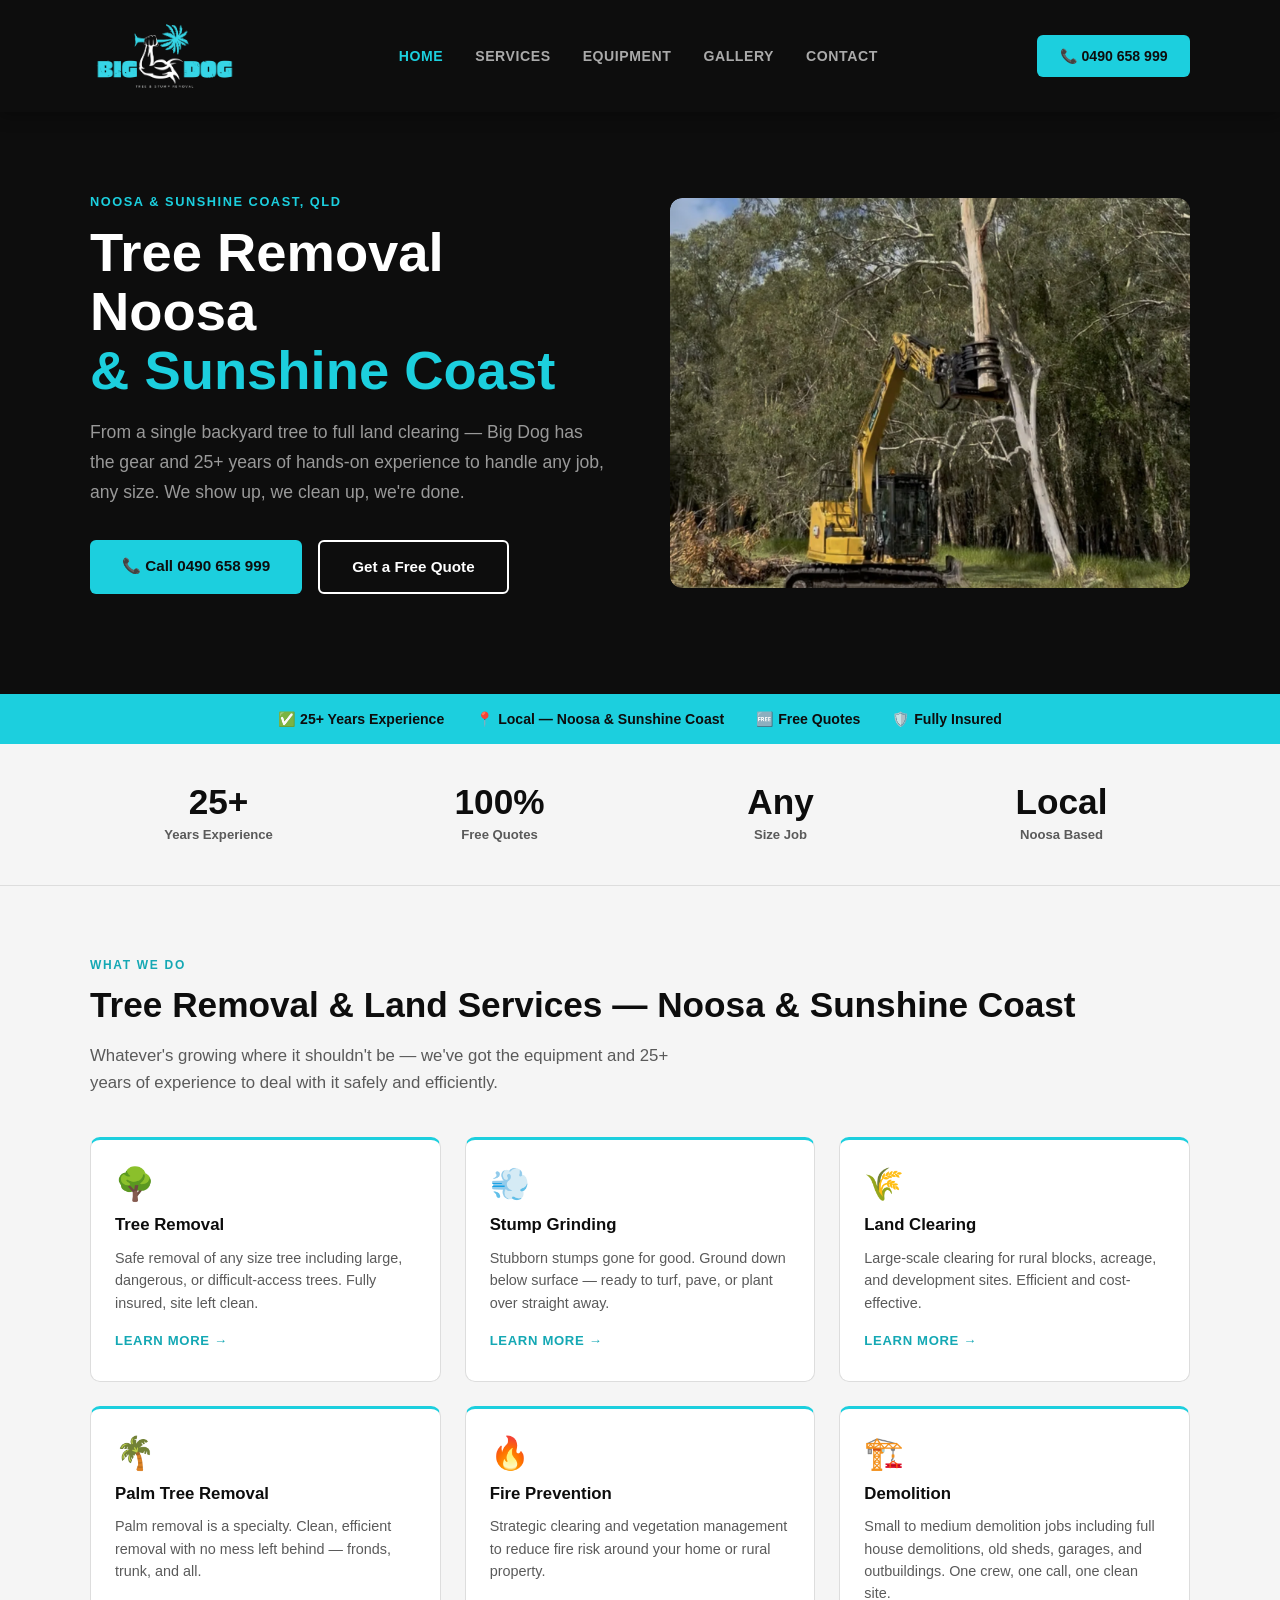
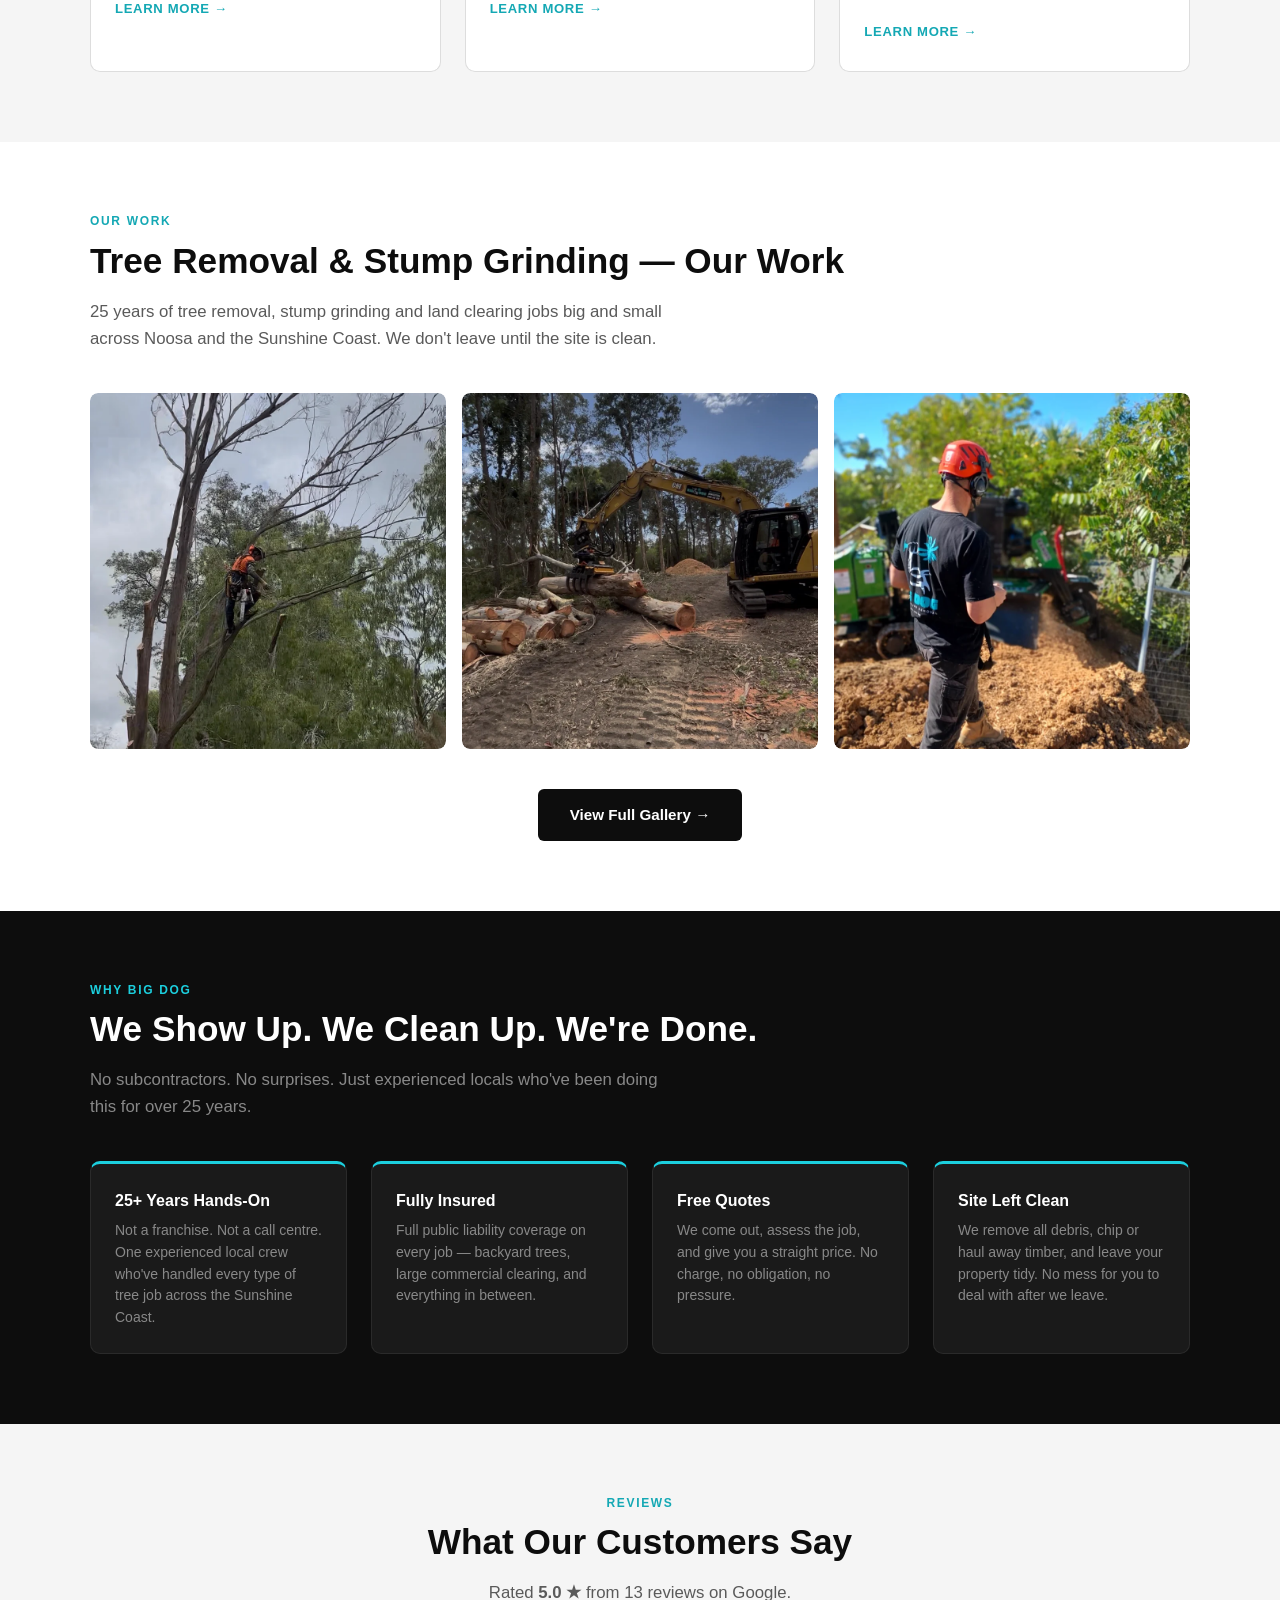
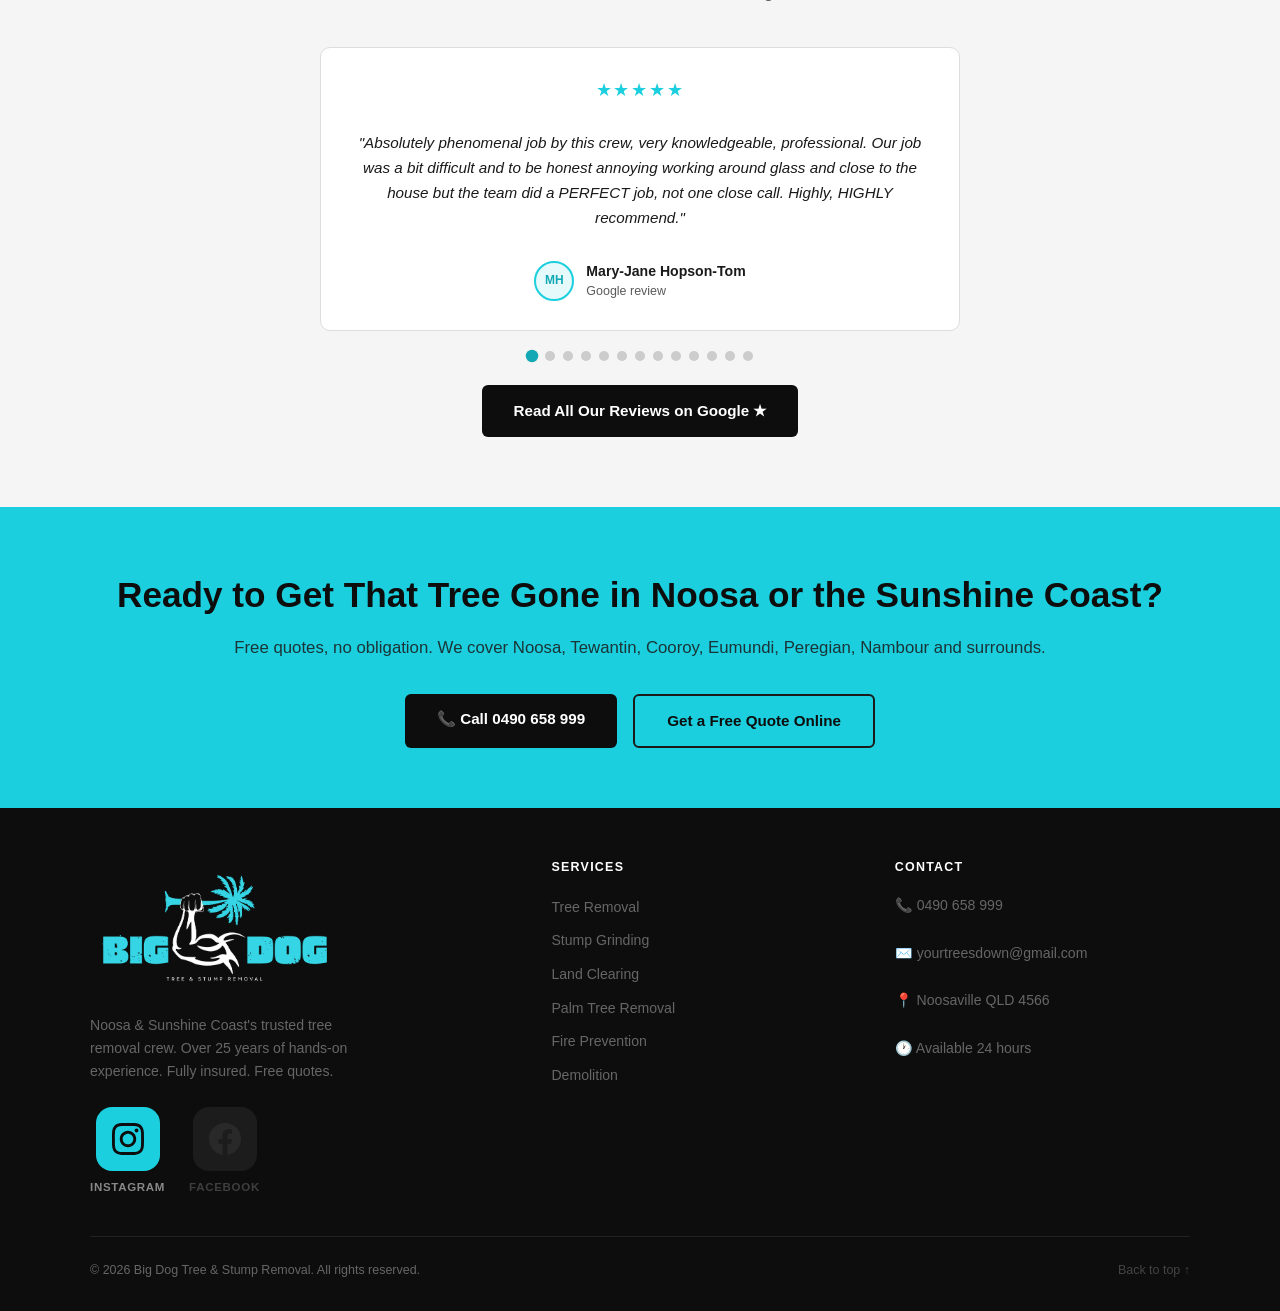
<file: index.html>
<!DOCTYPE html>
<html lang="en-AU">
<head>
  <meta charset="UTF-8" />
  <meta name="viewport" content="width=device-width, initial-scale=1.0" />

  <title>Tree Removal Noosa &amp; Sunshine Coast | Big Dog Tree &amp; Stump Removal</title>
  <meta name="description" content="Noosa's most experienced tree crew. Tree removal, stump grinding, land clearing &amp; demolition across the Sunshine Coast. 25+ years experience. Fully insured. Call 0490 658 999 for a free quote." />
  <meta name="robots" content="index, follow" />
  <meta name="geo.region" content="AU-QLD" />
  <meta name="geo.placename" content="Noosaville" />
  <meta name="theme-color" content="#00c2c7" />
  <link rel="icon" type="image/png" sizes="32x32" href="images/favicon-32.png" />
  <link rel="apple-touch-icon" href="images/apple-touch-icon.png" />

  <link rel="canonical" href="https://bigdogtree.com.au/" />

  <!-- Open Graph -->
  <meta property="og:type" content="website" />
  <meta property="og:url" content="https://bigdogtree.com.au/" />
  <meta property="og:locale" content="en_AU" />
  <meta property="og:site_name" content="Big Dog Tree &amp; Stump Removal" />
  <meta property="og:title" content="Tree Removal Noosa &amp; Sunshine Coast | Big Dog" />
  <meta property="og:description" content="25+ years experience. Tree removal, stump grinding, land clearing &amp; demolition across Noosa &amp; the Sunshine Coast. Fully insured. Free quotes." />
  <meta property="og:image" content="https://bigdogtree.com.au/og-image-1200x630.png" />
  <meta property="og:image:width" content="1200" />
  <meta property="og:image:height" content="630" />
  <meta property="og:image:alt" content="Big Dog Tree &amp; Stump Removal — Noosa &amp; Sunshine Coast" />

  <!-- Twitter Card -->
  <meta name="twitter:card" content="summary_large_image" />
  <meta name="twitter:title" content="Tree Removal Noosa &amp; Sunshine Coast | Big Dog" />
  <meta name="twitter:description" content="25+ years experience. Tree removal, stump grinding, land clearing. Fully insured. Free quotes. Call 0490 658 999." />
  <meta name="twitter:image" content="https://bigdogtree.com.au/og-image-1200x630.png" />

  <link rel="stylesheet" href="style.css" />

  <!-- Structured Data: LocalBusiness -->
  <script type="application/ld+json">
  {
    "@context": "https://schema.org",
    "@type": "HomeAndConstructionBusiness",
    "name": "Big Dog Tree & Stump Removal",
    "url": "https://bigdogtree.com.au",
    "logo": "https://bigdogtree.com.au/images/logo.webp",
    "sameAs": ["https://www.instagram.com/bigdogtreeandstumpremoval/"],
    "telephone": "+61490658999",
    "email": "yourtreesdown@gmail.com",
    "description": "Noosa and Sunshine Coast tree removal, stump grinding, land clearing, palm removal, fire prevention and demolition. 25+ years experience. Fully insured.",
    "image": "https://bigdogtree.com.au/og-image-1200x630.png",
    "priceRange": "$$",
    "address": {
      "@type": "PostalAddress",
      "streetAddress": "23 Venture Dr",
      "addressLocality": "Noosaville",
      "addressRegion": "QLD",
      "postalCode": "4566",
      "addressCountry": "AU"
    },
    "geo": {
      "@type": "GeoCoordinates",
      "latitude": -26.394,
      "longitude": 153.073
    },
    "areaServed": [
      { "@type": "City", "name": "Noosa" },
      { "@type": "City", "name": "Tewantin" },
      { "@type": "City", "name": "Cooroy" },
      { "@type": "City", "name": "Eumundi" },
      { "@type": "City", "name": "Peregian Beach" },
      { "@type": "City", "name": "Sunshine Beach" },
      { "@type": "City", "name": "Nambour" }
    ],
    "openingHours": "Mo-Su 00:00-24:00",
    "hasOfferCatalog": {
      "@type": "OfferCatalog",
      "name": "Tree & Land Services",
      "itemListElement": [
        { "@type": "Offer", "itemOffered": { "@type": "Service", "name": "Tree Removal Noosa" } },
        { "@type": "Offer", "itemOffered": { "@type": "Service", "name": "Stump Grinding Sunshine Coast" } },
        { "@type": "Offer", "itemOffered": { "@type": "Service", "name": "Land Clearing Noosa" } },
        { "@type": "Offer", "itemOffered": { "@type": "Service", "name": "Palm Tree Removal Sunshine Coast" } },
        { "@type": "Offer", "itemOffered": { "@type": "Service", "name": "Fire Prevention & Forestry Mulching" } },
        { "@type": "Offer", "itemOffered": { "@type": "Service", "name": "Demolition Noosa" } }
      ]
    }
  }
  </script>
  <style>
    /* ── HOME HERO ── */
    .hero {
      background: var(--black);
      color: var(--white);
      padding: 80px 24px 100px;
    }
    .hero-inner {
      max-width: 1100px;
      margin: 0 auto;
      display: grid;
      grid-template-columns: 1fr 1fr;
      gap: 60px;
      align-items: center;
    }
    @media (max-width: 767px) { .hero-inner { grid-template-columns: 1fr; gap: 40px; } }
    .hero-eyebrow {
      font-size: .8rem;
      font-weight: 700;
      letter-spacing: .12em;
      text-transform: uppercase;
      color: var(--cyan);
      margin-bottom: .75rem;
    }
    .hero h1 {
      font-size: clamp(2.2rem, 4.5vw, 3.4rem);
      font-weight: 900;
      line-height: 1.08;
      margin-bottom: 1.1rem;
    }
    .hero h1 em { font-style: normal; color: var(--cyan); }
    .hero-sub { font-size: 1.1rem; color: #999; line-height: 1.7; margin-bottom: 2rem; }
    .hero-ctas { display: flex; gap: 1rem; flex-wrap: wrap; }
    .hero-photo {
      border-radius: 12px;
      aspect-ratio: 4/3;
      overflow: hidden;
    }
    .hero-photo img { width: 100%; height: 100%; object-fit: cover; border-radius: 12px; }

    /* ── STATS BAR ── */
    .stats { background: var(--off-white); padding: 40px 24px; border-bottom: 1px solid var(--border); }
    .stats-inner {
      max-width: 1100px;
      margin: 0 auto;
      display: grid;
      grid-template-columns: repeat(4, 1fr);
      gap: 1.5rem;
      text-align: center;
    }
    @media (max-width: 600px) { .stats-inner { grid-template-columns: repeat(2, 1fr); } }
    .stat-num { font-size: 2.2rem; font-weight: 900; color: var(--black); line-height: 1; }
    .stat-label { font-size: .82rem; color: var(--muted); margin-top: .3rem; font-weight: 600; }

    /* ── GALLERY PREVIEW ── */
    .gallery-preview {
      display: grid;
      grid-template-columns: repeat(3, 1fr);
      gap: 1rem;
      margin-bottom: 2.5rem;
    }
    @media (max-width: 600px) { .gallery-preview { grid-template-columns: repeat(2, 1fr); } }
  </style>
</head>
<body>

<a class="sticky-call" href="tel:0490658999">📞 Free Quote — 0490 658 999</a>

<!-- ══ NAV ══ -->
<nav class="site-nav">
  <div class="nav-inner">
    <a href="index.html" class="nav-logo-link"><img src="images/logo.webp" width="711" height="400" alt="Big Dog Tree &amp; Stump Removal" class="nav-logo" /></a>
    <ul class="nav-links">
      <li><a href="index.html" class="active">Home</a></li>
      <li><a href="services.html">Services</a></li>
      <li><a href="equipment.html">Equipment</a></li>
      <li><a href="gallery.html">Gallery</a></li>
      <li><a href="contact.html">Contact</a></li>
    </ul>
    <div class="nav-cta"><a href="tel:0490658999" class="btn btn-cyan">📞 0490 658 999</a></div>
    <button class="nav-hamburger" aria-label="Menu" onclick="document.getElementById('mobile-nav').classList.toggle('open')">
      <span></span><span></span><span></span>
    </button>
  </div>
  <div class="nav-mobile" id="mobile-nav">
    <a href="index.html" class="active">Home</a>
    <a href="services.html">Services</a>
    <a href="equipment.html">Equipment</a>
    <a href="gallery.html">Gallery</a>
    <a href="contact.html">Contact</a>
    <a href="tel:0490658999" class="btn btn-cyan">📞 Call 0490 658 999</a>
  </div>
</nav>

<!-- ══ HERO ══ -->
<section class="hero">
  <div class="hero-inner">
    <div>
      <p class="hero-eyebrow">Noosa &amp; Sunshine Coast, QLD</p>
      <h1>Tree Removal Noosa<br><em>&amp; Sunshine Coast</em></h1>
      <p class="hero-sub">From a single backyard tree to full land clearing — Big Dog has the gear and 25+ years of hands-on experience to handle any job, any size. We show up, we clean up, we're done.</p>
      <div class="hero-ctas">
        <a href="tel:0490658999" class="btn btn-cyan">📞 Call 0490 658 999</a>
        <a href="contact.html" class="btn btn-outline-white">Get a Free Quote</a>
      </div>
    </div>
    <div class="hero-photo">
      <img src="images/hero/hero-excavator-tree.webp" fetchpriority="high" alt="Big Dog excavator removing a large gum tree — Noosa & Sunshine Coast" style="object-position:50% 71%" />
    </div>
  </div>
</section>

<!-- ══ TRUST BAR ══ -->
<div class="trust">
  <div class="trust-inner">
    <span class="trust-item">✅ 25+ Years Experience</span>
    <span class="trust-item">📍 Local — Noosa &amp; Sunshine Coast</span>
    <span class="trust-item">🆓 Free Quotes</span>
    <span class="trust-item">🛡️ Fully Insured</span>
  </div>
</div>

<!-- ══ STATS ══ -->
<div class="stats">
  <div class="stats-inner">
    <div><div class="stat-num">25+</div><div class="stat-label">Years Experience</div></div>
    <div><div class="stat-num">100%</div><div class="stat-label">Free Quotes</div></div>
    <div><div class="stat-num">Any</div><div class="stat-label">Size Job</div></div>
    <div><div class="stat-num">Local</div><div class="stat-label">Noosa Based</div></div>
  </div>
</div>

<!-- ══ SERVICES ══ -->
<section class="section" style="background:var(--off-white)">
  <div class="section-inner">
    <p class="section-label">What We Do</p>
    <h2 class="section-title">Tree Removal &amp; Land Services — Noosa &amp; Sunshine Coast</h2>
    <p class="section-sub">Whatever's growing where it shouldn't be — we've got the equipment and 25+ years of experience to deal with it safely and efficiently.</p>
    <div class="services-grid">
      <div class="service-card">
        <div class="service-icon">🌳</div>
        <h3>Tree Removal</h3>
        <p>Safe removal of any size tree including large, dangerous, or difficult-access trees. Fully insured, site left clean.</p>
        <a href="services.html#tree-removal" class="card-link">Learn more →</a>
      </div>
      <div class="service-card">
        <div class="service-icon">💨</div>
        <h3>Stump Grinding</h3>
        <p>Stubborn stumps gone for good. Ground down below surface — ready to turf, pave, or plant over straight away.</p>
        <a href="services.html#stump-grinding" class="card-link">Learn more →</a>
      </div>
      <div class="service-card">
        <div class="service-icon">🌾</div>
        <h3>Land Clearing</h3>
        <p>Large-scale clearing for rural blocks, acreage, and development sites. Efficient and cost-effective.</p>
        <a href="services.html#land-clearing" class="card-link">Learn more →</a>
      </div>
      <div class="service-card">
        <div class="service-icon">🌴</div>
        <h3>Palm Tree Removal</h3>
        <p>Palm removal is a specialty. Clean, efficient removal with no mess left behind — fronds, trunk, and all.</p>
        <a href="services.html#palm-removal" class="card-link">Learn more →</a>
      </div>
      <div class="service-card">
        <div class="service-icon">🔥</div>
        <h3>Fire Prevention</h3>
        <p>Strategic clearing and vegetation management to reduce fire risk around your home or rural property.</p>
        <a href="services.html#fire-prevention" class="card-link">Learn more →</a>
      </div>
      <div class="service-card">
        <div class="service-icon">🏗️</div>
        <h3>Demolition</h3>
        <p>Small to medium demolition jobs including full house demolitions, old sheds, garages, and outbuildings. One crew, one call, one clean site.</p>
        <a href="services.html#demolition" class="card-link">Learn more →</a>
      </div>
    </div>
  </div>
</section>

<!-- ══ GALLERY PREVIEW ══ -->
<section class="section">
  <div class="section-inner">
    <p class="section-label">Our Work</p>
    <h2 class="section-title">Tree Removal &amp; Stump Grinding — Our Work</h2>
    <p class="section-sub">25 years of tree removal, stump grinding and land clearing jobs big and small across Noosa and the Sunshine Coast. We don't leave until the site is clean.</p>
    <div class="gallery-preview">
      <div class="gallery-photo"><img loading="lazy" decoding="async" src="images/gallery/arborist-climbing.webp" alt="Arborist climbing a tall tree for removal — Noosa" style="object-position:50% 60%" /></div>
      <div class="gallery-photo"><img loading="lazy" decoding="async" src="images/gallery/land-clearing-logs.webp" alt="Land clearing with CAT excavator — Sunshine Coast" /></div>
      <div class="gallery-photo"><img loading="lazy" decoding="async" src="images/gallery/stump-grinding.webp" alt="Stump grinding with Big Dog crew — Noosa" /></div>
    </div>
    <div style="text-align:center">
      <a href="gallery.html" class="btn btn-black">View Full Gallery →</a>
    </div>
  </div>
</section>

<!-- ══ WHY US ══ -->
<section class="section section-dark">
  <div class="section-inner">
    <p class="section-label">Why Big Dog</p>
    <h2 class="section-title">We Show Up. We Clean Up. We're Done.</h2>
    <p class="section-sub">No subcontractors. No surprises. Just experienced locals who've been doing this for over 25 years.</p>
    <div class="why-grid">
      <div class="why-item">
        <h3>25+ Years Hands-On</h3>
        <p>Not a franchise. Not a call centre. One experienced local crew who've handled every type of tree job across the Sunshine Coast.</p>
      </div>
      <div class="why-item">
        <h3>Fully Insured</h3>
        <p>Full public liability coverage on every job — backyard trees, large commercial clearing, and everything in between.</p>
      </div>
      <div class="why-item">
        <h3>Free Quotes</h3>
        <p>We come out, assess the job, and give you a straight price. No charge, no obligation, no pressure.</p>
      </div>
      <div class="why-item">
        <h3>Site Left Clean</h3>
        <p>We remove all debris, chip or haul away timber, and leave your property tidy. No mess for you to deal with after we leave.</p>
      </div>
    </div>
  </div>
</section>

<!-- ══ TESTIMONIALS (rotating) ══ -->
<section class="section" style="background:var(--off-white)">
  <div class="section-inner section-center">
    <p class="section-label">Reviews</p>
    <h2 class="section-title">What Our Customers Say</h2>
    <p class="section-sub">Rated <strong>5.0 ★</strong> from 13 reviews on Google.</p>

    <div class="testi-rotator" id="testi-rotator" aria-live="polite">
      <div class="testi-card testi-slide" id="testi-slide">
        <div class="testi-stars" id="testi-stars">★★★★★</div>
        <blockquote id="testi-quote"></blockquote>
        <div class="testi-meta" style="justify-content:center;">
          <div class="testi-avatar" id="testi-avatar"></div>
          <div style="text-align:left;">
            <div class="testi-name" id="testi-name"></div>
            <div class="testi-source">Google review</div>
          </div>
        </div>
      </div>
      <div class="testi-dots" id="testi-dots"></div>
    </div>

    <a href="https://share.google/nOfS5rEwUXjyO9P1S" target="_blank" rel="noopener" class="btn btn-black" style="margin-top:1.5rem;">Read All Our Reviews on Google ★</a>
  </div>
</section>

<style>
  .testi-rotator { max-width: 640px; margin: 0 auto; }
  .testi-slide { transition: opacity .45s ease; opacity: 1; }
  .testi-slide.fading { opacity: 0; }
  .testi-slide blockquote { min-height: 8rem; display: flex; align-items: center; justify-content: center; }
  .testi-dots { display: flex; gap: .5rem; justify-content: center; margin-top: 1.25rem; }
  .testi-dots button {
    width: 10px; height: 10px; border-radius: 50%;
    border: none; background: #ccc; cursor: pointer; padding: 0;
    transition: background .2s, transform .2s;
  }
  .testi-dots button.on { background: var(--cyan-dk); transform: scale(1.25); }
</style>

<script>
(function () {
  'use strict';

  /* ══ GOOGLE REVIEWS ══
     Real reviews from Big Dog's Google Business Profile (5.0 ★, 13 reviews).
     Text is verbatim; two longer reviews trimmed to complete sentences where
     Google truncated them. To update: add/edit entries below. */
  var REVIEWS = [
    { name: 'Mary-Jane Hopson-Tom', stars: 5, text: 'Absolutely phenomenal job by this crew, very knowledgeable, professional. Our job was a bit difficult and to be honest annoying working around glass and close to the house but the team did a PERFECT job, not one close call. Highly, HIGHLY recommend.' },
    { name: 'Samantha Blomberg', stars: 5, text: 'Thanks so much for your great work Phil. It was so nice to meet you and you made us feel nice and relaxed about the job. Highly recommended to anyone.' },
    { name: 'David S', stars: 5, text: 'Phil cut down some trees for me on short notice. Very professional and competitive rates. Highly recommend' },
    { name: 'James Price', stars: 5, text: 'Phil and Dave were absolute superstars. Their communication was faultless. They coordinated our demolition from start to finish (asbestos removal, recycling, tree removal and site clean up), on time and on budget.' },
    { name: 'Shane Wahl', stars: 5, text: 'Phil & his team have been my go-to arborists for 3 years now. Always great work, good communication and a fair price. I wouldn\'t look any further for any tree and stump work. A+' },
    { name: 'Sara Hollonds', stars: 5, text: 'Highly recommend Phill for large tree removal in built up area. Work was carried out professionally, with incredible accuracy and clean up was excellent.' },
    { name: 'M C', stars: 5, text: 'Phil assisted us with removal of an extremely large dead gum tree prior to cyclone Alfred from our property in Doonan.' },
    { name: 'Kieran Mathieson', stars: 5, text: 'Would highly recommend Phil and his team for any tree, stump and demolition works. Absolutely smashed it!' },
    { name: 'Lance Webster', stars: 5, text: 'Phil & his team have done many jobs for us they do a great job I would definitely recommend these guys' },
    { name: 'Phillip Evans', stars: 5, text: 'Thanks Phill and team. Great to have safe, accurate and tidy operators on the job.' },
    { name: 'Helen Hansard', stars: 5, text: 'Quick efficient no fuss tree guys. Very happy with there work and price' },
    { name: 'Benjamin Kearney', stars: 5, text: 'Phil’s a great operator, super helpful and professional.' },
    { name: 'Jay Underwood', stars: 5, text: 'Awesome service, on quote, very efficient at a fair price' }
  ];

  var i = 0, timer = null;
  var slide  = document.getElementById('testi-slide');
  var quote  = document.getElementById('testi-quote');
  var nameEl = document.getElementById('testi-name');
  var avatar = document.getElementById('testi-avatar');
  var stars  = document.getElementById('testi-stars');
  var dots   = document.getElementById('testi-dots');

  REVIEWS.forEach(function (_, n) {
    var b = document.createElement('button');
    b.setAttribute('aria-label', 'Show review ' + (n + 1));
    b.addEventListener('click', function () { show(n); restart(); });
    dots.appendChild(b);
  });

  function render(n) {
    var r = REVIEWS[n];
    quote.textContent  = '"' + r.text + '"';
    nameEl.textContent = r.name;
    avatar.textContent = r.name.split(/\s+/).map(function (w) { return w[0]; }).join('').slice(0, 2).toUpperCase();
    stars.textContent  = '★★★★★'.slice(0, r.stars) + '☆☆☆☆☆'.slice(0, 5 - r.stars);
    Array.prototype.forEach.call(dots.children, function (d, k) { d.classList.toggle('on', k === n); });
  }

  function show(n) {
    i = n % REVIEWS.length;
    slide.classList.add('fading');
    setTimeout(function () { render(i); slide.classList.remove('fading'); }, 450);
  }

  function restart() {
    clearInterval(timer);
    timer = setInterval(function () { show(i + 1); }, 6000);
  }

  document.getElementById('testi-rotator').addEventListener('mouseenter', function () { clearInterval(timer); });
  document.getElementById('testi-rotator').addEventListener('mouseleave', restart);

  render(0);
  restart();
})();
</script>

<!-- ══ CTA BAND ══ -->
<div class="cta-band">
  <h2>Ready to Get That Tree Gone in Noosa or the Sunshine Coast?</h2>
  <p>Free quotes, no obligation. We cover Noosa, Tewantin, Cooroy, Eumundi, Peregian, Nambour and surrounds.</p>
  <div class="cta-band-btns">
    <a href="tel:0490658999" class="btn btn-black">📞 Call 0490 658 999</a>
    <a href="contact.html" class="btn btn-outline-white" style="border-color:var(--black-soft);color:var(--black);">Get a Free Quote Online</a>
  </div>
</div>

<!-- ══ FOOTER ══ -->
<footer class="site-footer">
  <div class="footer-inner">
    <div class="footer-brand">
      <img src="images/logo.webp" width="711" height="400" alt="Big Dog Tree &amp; Stump Removal" />
      <p>Noosa &amp; Sunshine Coast's trusted tree removal crew. Over 25 years of hands-on experience. Fully insured. Free quotes.</p>
      <div class="footer-socials">
        <a href="https://www.instagram.com/bigdogtreeandstumpremoval/" target="_blank" rel="noopener" aria-label="Instagram">
          <span class="social-icon"><svg xmlns="http://www.w3.org/2000/svg" width="32" height="32" viewBox="0 0 24 24" fill="currentColor"><path d="M12 2.163c3.204 0 3.584.012 4.85.07 3.252.148 4.771 1.691 4.919 4.919.058 1.265.069 1.645.069 4.849 0 3.205-.012 3.584-.069 4.849-.149 3.225-1.664 4.771-4.919 4.919-1.266.058-1.644.07-4.85.07-3.204 0-3.584-.012-4.849-.07-3.26-.149-4.771-1.699-4.919-4.92-.058-1.265-.07-1.644-.07-4.849 0-3.204.013-3.583.07-4.849.149-3.227 1.664-4.771 4.919-4.919 1.266-.057 1.645-.069 4.849-.069zm0-2.163c-3.259 0-3.667.014-4.947.072-4.358.2-6.78 2.618-6.98 6.98-.059 1.281-.073 1.689-.073 4.948 0 3.259.014 3.668.072 4.948.2 4.358 2.618 6.78 6.98 6.98 1.281.058 1.689.072 4.948.072 3.259 0 3.668-.014 4.948-.072 4.354-.2 6.782-2.618 6.979-6.98.059-1.28.073-1.689.073-4.948 0-3.259-.014-3.667-.072-4.947-.196-4.354-2.617-6.78-6.979-6.98-1.281-.059-1.69-.073-4.949-.073zm0 5.838c-3.403 0-6.162 2.759-6.162 6.162s2.759 6.163 6.162 6.163 6.162-2.759 6.162-6.163c0-3.403-2.759-6.162-6.162-6.162zm0 10.162c-2.209 0-4-1.79-4-4 0-2.209 1.791-4 4-4s4 1.791 4 4c0 2.21-1.791 4-4 4zm6.406-11.845c-.796 0-1.441.645-1.441 1.44s.645 1.44 1.441 1.44c.795 0 1.439-.645 1.439-1.44s-.644-1.44-1.439-1.44z"/></svg></span>
          <span class="social-label">Instagram</span>
        </a>
        <!-- FACEBOOK: replace href="#" with your Facebook page URL once created -->
        <a href="#" aria-label="Facebook" style="opacity:.4;cursor:default">
          <span class="social-icon"><svg xmlns="http://www.w3.org/2000/svg" width="32" height="32" viewBox="0 0 24 24" fill="currentColor"><path d="M24 12.073c0-6.627-5.373-12-12-12s-12 5.373-12 12c0 5.99 4.388 10.954 10.125 11.854v-8.385H7.078v-3.47h3.047V9.43c0-3.007 1.792-4.669 4.533-4.669 1.312 0 2.686.235 2.686.235v2.953H15.83c-1.491 0-1.956.925-1.956 1.874v2.25h3.328l-.532 3.47h-2.796v8.385C19.612 23.027 24 18.062 24 12.073z"/></svg></span>
          <span class="social-label">Facebook</span>
        </a>
      </div>
    </div>
    <div class="footer-col">
      <h4>Services</h4>
      <ul>
        <li><a href="services.html#tree-removal">Tree Removal</a></li>
        <li><a href="services.html#stump-grinding">Stump Grinding</a></li>
        <li><a href="services.html#land-clearing">Land Clearing</a></li>
        <li><a href="services.html#palm-removal">Palm Tree Removal</a></li>
        <li><a href="services.html#fire-prevention">Fire Prevention</a></li>
        <li><a href="services.html#demolition">Demolition</a></li>
      </ul>
    </div>
    <div class="footer-col">
      <h4>Contact</h4>
      <p>
        📞 <a href="tel:0490658999">0490 658 999</a><br><br>
        ✉️ <a href="mailto:yourtreesdown@gmail.com">yourtreesdown@gmail.com</a><br><br>
        📍 Noosaville QLD 4566<br><br>
        🕐 Available 24 hours
      </p>
    </div>
  </div>
  <div class="footer-bottom">
    <span>© 2026 Big Dog Tree &amp; Stump Removal. All rights reserved.</span>
    <a href="index.html" style="color:#444;">Back to top ↑</a>
  </div>
</footer>

</body>
</html>
</file>
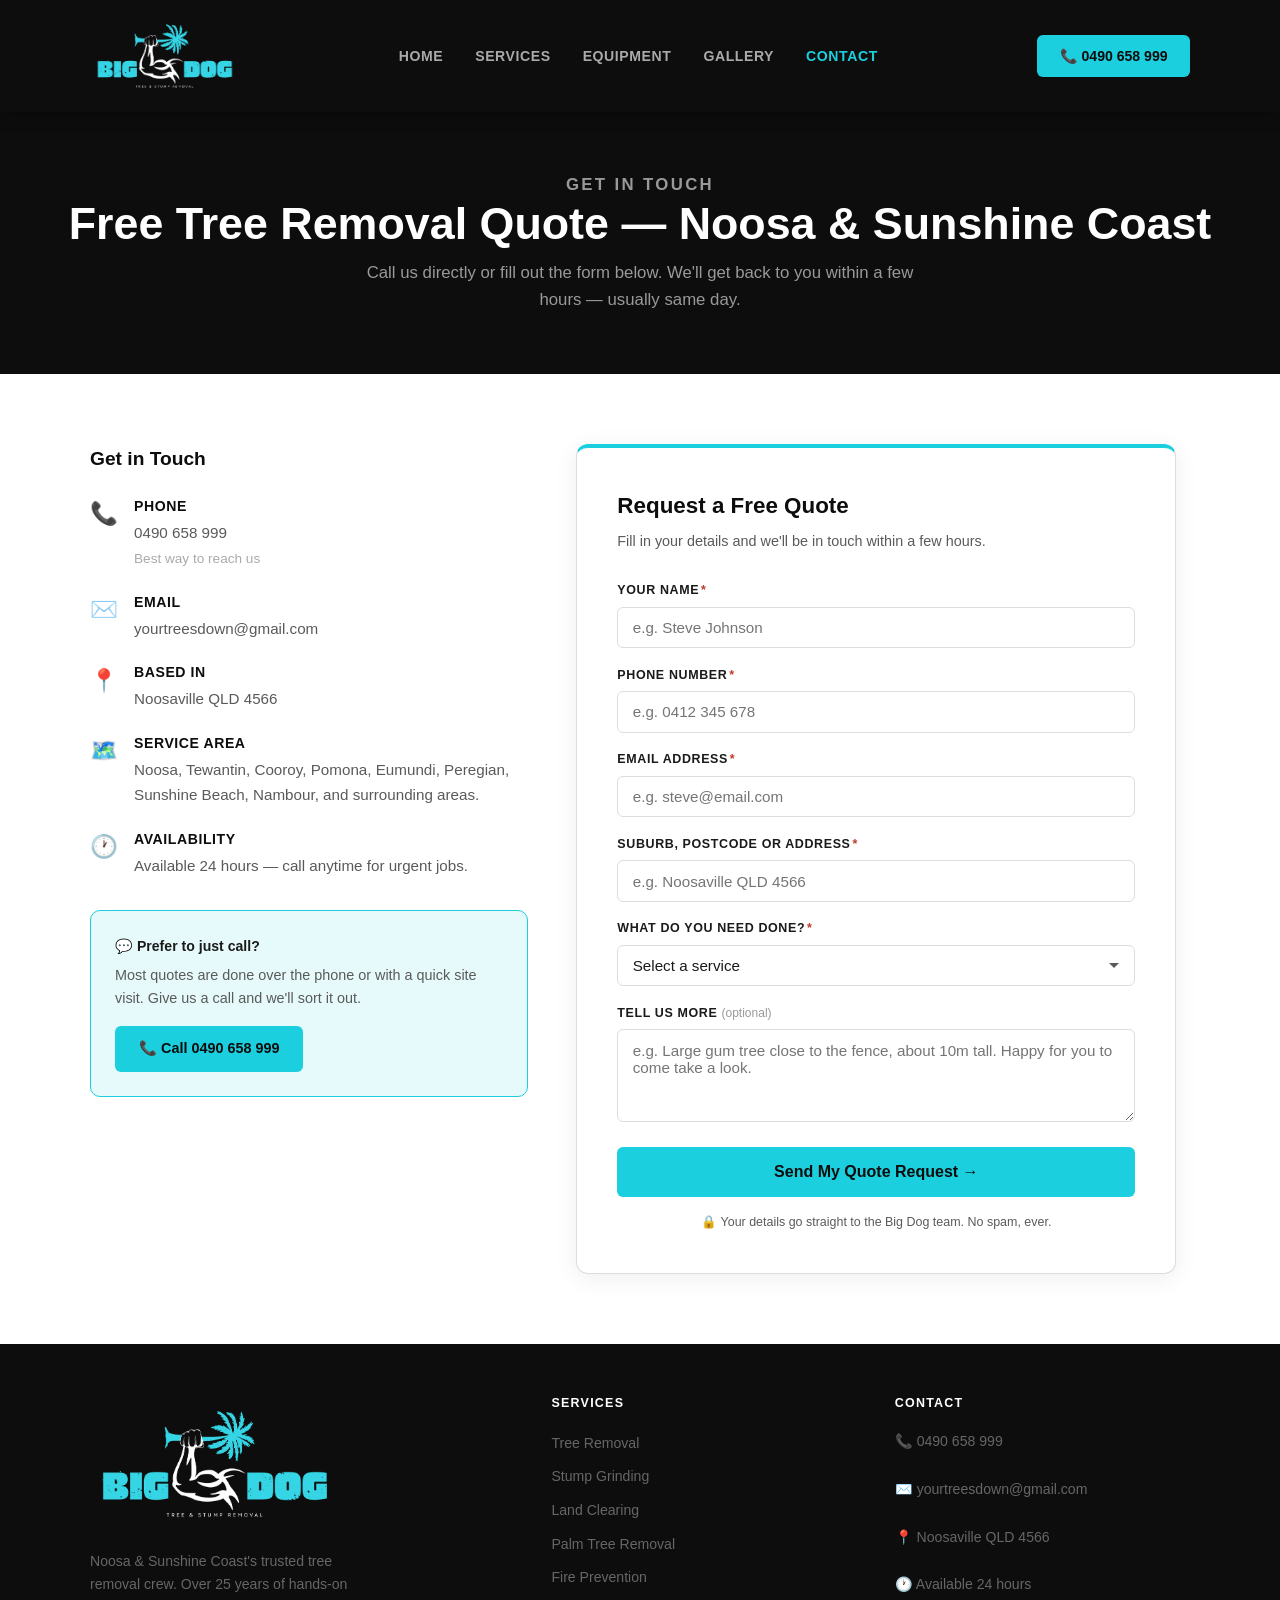
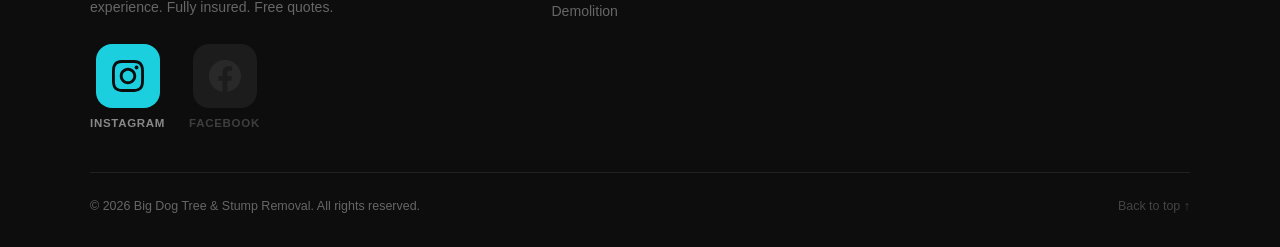
<file: contact.html>
<!DOCTYPE html>
<html lang="en-AU">
<head>
  <meta charset="UTF-8" />
  <meta name="viewport" content="width=device-width, initial-scale=1.0" />

  <title>Free Tree Removal Quote — Noosa &amp; Sunshine Coast | Big Dog</title>
  <meta name="description" content="Get a free tree removal quote from Big Dog. Call 0490 658 999 or fill out the form. Tree removal, stump grinding, land clearing across Noosa &amp; Sunshine Coast. Same-day response." />
  <meta name="robots" content="index, follow" />
  <meta name="geo.region" content="AU-QLD" />
  <meta name="geo.placename" content="Noosaville" />
  <meta name="theme-color" content="#00c2c7" />
  <link rel="icon" type="image/png" sizes="32x32" href="images/favicon-32.png" />
  <link rel="apple-touch-icon" href="images/apple-touch-icon.png" />

  <link rel="canonical" href="https://bigdogtree.com.au/contact.html" />

  <!-- Open Graph -->
  <meta property="og:type" content="website" />
  <meta property="og:url" content="https://bigdogtree.com.au/contact.html" />
  <meta property="og:locale" content="en_AU" />
  <meta property="og:site_name" content="Big Dog Tree &amp; Stump Removal" />
  <meta property="og:title" content="Free Tree Removal Quote Noosa &amp; Sunshine Coast | Big Dog" />
  <meta property="og:description" content="Get a free, no-obligation tree removal quote. Call 0490 658 999 or fill out the form. Same-day response. Noosa &amp; Sunshine Coast." />
  <meta property="og:image" content="https://bigdogtree.com.au/og-image-1200x630.png" />
  <meta property="og:image:width" content="1200" />
  <meta property="og:image:height" content="630" />

  <!-- Twitter Card -->
  <meta name="twitter:card" content="summary_large_image" />
  <meta name="twitter:title" content="Free Tree Removal Quote Noosa | Big Dog" />
  <meta name="twitter:description" content="Free, no-obligation tree removal quote. Call 0490 658 999. Noosa &amp; Sunshine Coast." />
  <meta name="twitter:image" content="https://bigdogtree.com.au/og-image-1200x630.png" />

  <link rel="stylesheet" href="style.css" />

  <!-- Structured Data -->
  <script type="application/ld+json">
  {
    "@context": "https://schema.org",
    "@type": "HomeAndConstructionBusiness",
    "name": "Big Dog Tree & Stump Removal",
    "url": "https://bigdogtree.com.au",
    "logo": "https://bigdogtree.com.au/images/logo.webp",
    "sameAs": ["https://www.instagram.com/bigdogtreeandstumpremoval/"],
    "telephone": "+61490658999",
    "email": "yourtreesdown@gmail.com",
    "description": "Tree removal, stump grinding, land clearing and demolition. Noosa & Sunshine Coast. 25+ years experience. Fully insured. Free quotes.",
    "address": {
      "@type": "PostalAddress",
      "streetAddress": "23 Venture Dr",
      "addressLocality": "Noosaville",
      "addressRegion": "QLD",
      "postalCode": "4566",
      "addressCountry": "AU"
    },
    "geo": { "@type": "GeoCoordinates", "latitude": -26.394, "longitude": 153.073 },
    "areaServed": { "@type": "State", "name": "Queensland" },
    "openingHours": "Mo-Su 00:00-24:00"
  }
  </script>
  <script type="application/ld+json">
  {
    "@context": "https://schema.org",
    "@type": "BreadcrumbList",
    "itemListElement": [
      { "@type": "ListItem", "position": 1, "name": "Home", "item": "https://bigdogtree.com.au/" },
      { "@type": "ListItem", "position": 2, "name": "Contact", "item": "https://bigdogtree.com.au/contact.html" }
    ]
  }
  </script>
</head>
<body>

<a class="sticky-call" href="tel:0490658999">📞 Free Quote — 0490 658 999</a>

<!-- ══ NAV ══ -->
<nav class="site-nav">
  <div class="nav-inner">
    <a href="index.html" class="nav-logo-link"><img src="images/logo.webp" width="711" height="400" alt="Big Dog Tree &amp; Stump Removal" class="nav-logo" /></a>
    <ul class="nav-links">
      <li><a href="index.html">Home</a></li>
      <li><a href="services.html">Services</a></li>
      <li><a href="equipment.html">Equipment</a></li>
      <li><a href="gallery.html">Gallery</a></li>
      <li><a href="contact.html" class="active">Contact</a></li>
    </ul>
    <div class="nav-cta"><a href="tel:0490658999" class="btn btn-cyan">📞 0490 658 999</a></div>
    <button class="nav-hamburger" aria-label="Menu" onclick="document.getElementById('mobile-nav').classList.toggle('open')">
      <span></span><span></span><span></span>
    </button>
  </div>
  <div class="nav-mobile" id="mobile-nav">
    <a href="index.html">Home</a>
    <a href="services.html">Services</a>
    <a href="equipment.html">Equipment</a>
    <a href="gallery.html">Gallery</a>
    <a href="contact.html" class="active">Contact</a>
    <a href="tel:0490658999" class="btn btn-cyan">📞 Call 0490 658 999</a>
  </div>
</nav>

<!-- ══ PAGE HERO ══ -->
<div class="page-hero">
  <p class="page-hero-eyebrow">Get in Touch</p>
  <h1>Free Tree Removal Quote — Noosa &amp; Sunshine Coast</h1>
  <p>Call us directly or fill out the form below. We'll get back to you within a few hours — usually same day.</p>
</div>

<!-- ══ CONTACT + FORM ══ -->
<section class="section">
  <div class="section-inner">
    <div class="contact-layout">

      <div class="contact-info">
        <h3>Get in Touch</h3>

        <div class="contact-detail">
          <div class="contact-detail-icon">📞</div>
          <div class="contact-detail-text">
            <strong>Phone</strong>
            <a href="tel:0490658999">0490 658 999</a><br>
            <span style="font-size:.85rem;color:#aaa;">Best way to reach us</span>
          </div>
        </div>

        <div class="contact-detail">
          <div class="contact-detail-icon">✉️</div>
          <div class="contact-detail-text">
            <strong>Email</strong>
            <a href="mailto:yourtreesdown@gmail.com">yourtreesdown@gmail.com</a>
          </div>
        </div>

        <div class="contact-detail">
          <div class="contact-detail-icon">📍</div>
          <div class="contact-detail-text">
            <strong>Based In</strong>
            <span>Noosaville QLD 4566</span>
          </div>
        </div>

        <div class="contact-detail">
          <div class="contact-detail-icon">🗺️</div>
          <div class="contact-detail-text">
            <strong>Service Area</strong>
            <span>Noosa, Tewantin, Cooroy, Pomona, Eumundi, Peregian, Sunshine Beach, Nambour, and surrounding areas.</span>
          </div>
        </div>

        <div class="contact-detail">
          <div class="contact-detail-icon">🕐</div>
          <div class="contact-detail-text">
            <strong>Availability</strong>
            <span>Available 24 hours — call anytime for urgent jobs.</span>
          </div>
        </div>

        <div style="margin-top:2rem;padding:1.5rem;background:var(--cyan-lite);border:1px solid var(--cyan);border-radius:10px;">
          <strong style="display:block;font-size:.88rem;font-weight:800;margin-bottom:.4rem;">💬 Prefer to just call?</strong>
          <p style="font-size:.9rem;color:var(--muted);margin-bottom:1rem;">Most quotes are done over the phone or with a quick site visit. Give us a call and we'll sort it out.</p>
          <a href="tel:0490658999" class="btn btn-cyan" style="font-size:.9rem;padding:.7rem 1.5rem;">📞 Call 0490 658 999</a>
        </div>
      </div>

      <div class="form-card">
        <h3>Request a Free Quote</h3>
        <p class="form-sub">Fill in your details and we'll be in touch within a few hours.</p>

        <form id="bd-form" novalidate>
          <input type="text" name="_honey" style="display:none" tabindex="-1" autocomplete="off" />

          <div class="form-row">
            <label for="bd-name">Your Name<span class="req">*</span></label>
            <input type="text" id="bd-name" name="name" placeholder="e.g. Steve Johnson" required autocomplete="name" />
            <span class="bd-field-error" id="bd-name-err">Please enter your name.</span>
          </div>
          <div class="form-row">
            <label for="bd-phone">Phone Number<span class="req">*</span></label>
            <input type="tel" id="bd-phone" name="phone" placeholder="e.g. 0412 345 678" required autocomplete="tel" />
            <span class="bd-field-error" id="bd-phone-err">Please enter a valid phone number.</span>
          </div>
          <div class="form-row">
            <label for="bd-email">Email Address<span class="req">*</span></label>
            <input type="email" id="bd-email" name="email" placeholder="e.g. steve@email.com" required autocomplete="email" />
            <span class="bd-field-error" id="bd-email-err">Please enter a valid email address.</span>
          </div>
          <div class="form-row">
            <label for="bd-suburb">Suburb, Postcode or Address<span class="req">*</span></label>
            <input type="text" id="bd-suburb" name="suburb" placeholder="e.g. Noosaville QLD 4566" required autocomplete="address-level2" />
            <span class="bd-field-error" id="bd-suburb-err">Please enter your suburb.</span>
          </div>
          <div class="form-row">
            <label for="bd-service">What Do You Need Done?<span class="req">*</span></label>
            <select id="bd-service" name="service" required>
              <option value="" disabled selected>Select a service</option>
              <option value="Tree removal">Tree removal</option>
              <option value="Stump grinding">Stump grinding</option>
              <option value="Land clearing">Land clearing</option>
              <option value="Palm tree removal">Palm tree removal</option>
              <option value="Fire prevention / hazard reduction">Fire prevention / hazard reduction</option>
              <option value="Forestry mulching">Forestry mulching</option>
              <option value="Demolition">Demolition</option>
              <option value="Garden mulch">Garden mulch</option>
              <option value="Multiple / not sure yet">Multiple / not sure yet</option>
            </select>
            <span class="bd-field-error" id="bd-service-err">Please select a service.</span>
          </div>
          <div class="form-row">
            <label for="bd-details">Tell Us More <span style="font-weight:400;text-transform:none;letter-spacing:0;font-size:.75rem;color:#999">(optional)</span></label>
            <textarea id="bd-details" name="details" placeholder="e.g. Large gum tree close to the fence, about 10m tall. Happy for you to come take a look." rows="4"></textarea>
          </div>

          <button type="submit" class="btn btn-cyan btn-full" style="margin-top:.5rem;font-size:1rem;padding:1rem;">
            Send My Quote Request →
          </button>
          <p class="form-privacy">🔒 Your details go straight to the Big Dog team. No spam, ever.</p>
        </form>

        <div class="form-success" id="bd-form-success" aria-live="polite">
          <span class="fs-icon">✅</span>
          <h3>Quote request sent!</h3>
          <p>The Big Dog team will be in touch within a few hours. In a hurry? Call direct on <a href="tel:0490658999" style="color:var(--cyan-dk);font-weight:700;">0490 658 999</a>.</p>
        </div>
      </div>

    </div>
  </div>
</section>

<!-- ══ FOOTER ══ -->
<footer class="site-footer">
  <div class="footer-inner">
    <div class="footer-brand">
      <img src="images/logo.webp" width="711" height="400" alt="Big Dog Tree &amp; Stump Removal" />
      <p>Noosa &amp; Sunshine Coast's trusted tree removal crew. Over 25 years of hands-on experience. Fully insured. Free quotes.</p>
      <div class="footer-socials">
        <a href="https://www.instagram.com/bigdogtreeandstumpremoval/" target="_blank" rel="noopener" aria-label="Instagram">
          <span class="social-icon"><svg xmlns="http://www.w3.org/2000/svg" width="32" height="32" viewBox="0 0 24 24" fill="currentColor"><path d="M12 2.163c3.204 0 3.584.012 4.85.07 3.252.148 4.771 1.691 4.919 4.919.058 1.265.069 1.645.069 4.849 0 3.205-.012 3.584-.069 4.849-.149 3.225-1.664 4.771-4.919 4.919-1.266.058-1.644.07-4.85.07-3.204 0-3.584-.012-4.849-.07-3.26-.149-4.771-1.699-4.919-4.92-.058-1.265-.07-1.644-.07-4.849 0-3.204.013-3.583.07-4.849.149-3.227 1.664-4.771 4.919-4.919 1.266-.057 1.645-.069 4.849-.069zm0-2.163c-3.259 0-3.667.014-4.947.072-4.358.2-6.78 2.618-6.98 6.98-.059 1.281-.073 1.689-.073 4.948 0 3.259.014 3.668.072 4.948.2 4.358 2.618 6.78 6.98 6.98 1.281.058 1.689.072 4.948.072 3.259 0 3.668-.014 4.948-.072 4.354-.2 6.782-2.618 6.979-6.98.059-1.28.073-1.689.073-4.948 0-3.259-.014-3.667-.072-4.947-.196-4.354-2.617-6.78-6.979-6.98-1.281-.059-1.69-.073-4.949-.073zm0 5.838c-3.403 0-6.162 2.759-6.162 6.162s2.759 6.163 6.162 6.163 6.162-2.759 6.162-6.163c0-3.403-2.759-6.162-6.162-6.162zm0 10.162c-2.209 0-4-1.79-4-4 0-2.209 1.791-4 4-4s4 1.791 4 4c0 2.21-1.791 4-4 4zm6.406-11.845c-.796 0-1.441.645-1.441 1.44s.645 1.44 1.441 1.44c.795 0 1.439-.645 1.439-1.44s-.644-1.44-1.439-1.44z"/></svg></span>
          <span class="social-label">Instagram</span>
        </a>
        <!-- FACEBOOK: replace href="#" with your Facebook page URL once created -->
        <a href="#" aria-label="Facebook" style="opacity:.4;cursor:default">
          <span class="social-icon"><svg xmlns="http://www.w3.org/2000/svg" width="32" height="32" viewBox="0 0 24 24" fill="currentColor"><path d="M24 12.073c0-6.627-5.373-12-12-12s-12 5.373-12 12c0 5.99 4.388 10.954 10.125 11.854v-8.385H7.078v-3.47h3.047V9.43c0-3.007 1.792-4.669 4.533-4.669 1.312 0 2.686.235 2.686.235v2.953H15.83c-1.491 0-1.956.925-1.956 1.874v2.25h3.328l-.532 3.47h-2.796v8.385C19.612 23.027 24 18.062 24 12.073z"/></svg></span>
          <span class="social-label">Facebook</span>
        </a>
      </div>
    </div>
    <div class="footer-col">
      <h4>Services</h4>
      <ul>
        <li><a href="services.html#tree-removal">Tree Removal</a></li>
        <li><a href="services.html#stump-grinding">Stump Grinding</a></li>
        <li><a href="services.html#land-clearing">Land Clearing</a></li>
        <li><a href="services.html#palm-removal">Palm Tree Removal</a></li>
        <li><a href="services.html#fire-prevention">Fire Prevention</a></li>
        <li><a href="services.html#demolition">Demolition</a></li>
      </ul>
    </div>
    <div class="footer-col">
      <h4>Contact</h4>
      <p>
        📞 <a href="tel:0490658999">0490 658 999</a><br><br>
        ✉️ <a href="mailto:yourtreesdown@gmail.com">yourtreesdown@gmail.com</a><br><br>
        📍 Noosaville QLD 4566<br><br>
        🕐 Available 24 hours
      </p>
    </div>
  </div>
  <div class="footer-bottom">
    <span>© 2026 Big Dog Tree &amp; Stump Removal. All rights reserved.</span>
    <a href="#" style="color:#444;">Back to top ↑</a>
  </div>
</footer>

<script>
(function () {
  'use strict';
  var ENDPOINT = 'https://formsubmit.co/ajax/yourtreesdown@gmail.com';
  function validPhone(v) { return /^[\d\s\+\-\(\)]{8,15}$/.test(v.trim()); }
  function validEmail(v) { return /^[^\s@]+@[^\s@]+\.[^\s@]+$/.test(v.trim()); }

  var form    = document.getElementById('bd-form');
  var success = document.getElementById('bd-form-success');

  function check(el, errId, bad) {
    var err = document.getElementById(errId);
    if (bad) { el.classList.add('bd-invalid'); if (err) err.classList.add('bd-visible'); }
    else     { el.classList.remove('bd-invalid'); if (err) err.classList.remove('bd-visible'); }
    return !bad;
  }

  var phone = form.querySelector('[name="phone"]');
  var email = form.querySelector('[name="email"]');

  phone.addEventListener('blur',  function () { if (phone.value.trim()) check(phone, 'bd-phone-err', !validPhone(phone.value)); });
  phone.addEventListener('input', function () { if (phone.classList.contains('bd-invalid')) check(phone, 'bd-phone-err', !validPhone(phone.value)); });
  email.addEventListener('blur',  function () { if (email.value.trim()) check(email, 'bd-email-err', !validEmail(email.value)); });
  email.addEventListener('input', function () { if (email.classList.contains('bd-invalid')) check(email, 'bd-email-err', !validEmail(email.value)); });

  form.addEventListener('submit', function (e) {
    e.preventDefault();
    var name    = form.querySelector('[name="name"]');
    var suburb  = form.querySelector('[name="suburb"]');
    var service = form.querySelector('[name="service"]');
    var ok = true;
    if (!check(name,    'bd-name-err',    !name.value.trim()))       ok = false;
    if (!check(phone,   'bd-phone-err',   !validPhone(phone.value))) ok = false;
    if (!check(email,   'bd-email-err',   !validEmail(email.value))) ok = false;
    if (!check(suburb,  'bd-suburb-err',  !suburb.value.trim()))     ok = false;
    if (!check(service, 'bd-service-err', !service.value))           ok = false;
    if (!ok) return;

    var btn  = form.querySelector('button[type="submit"]');
    var orig = btn.textContent;
    btn.disabled = true; btn.textContent = 'Sending…';

    var details = form.querySelector('[name="details"]');
    var data = new FormData();
    data.append('name',     name.value.trim());
    data.append('phone',    phone.value.trim());
    data.append('email',    email.value.trim());
    data.append('suburb',   suburb.value.trim());
    data.append('service',  service.value);
    data.append('details',  details ? details.value.trim() : '');
    data.append('_subject', 'New Quote Request — Big Dog Tree & Stump Removal');
    data.append('_captcha', 'false');

    fetch(ENDPOINT, { method: 'POST', body: data })
      .then(function (r) { return r.json(); })
      .then(function (json) {
        if (json.success === 'true' || json.success === true) {
          form.style.display = 'none';
          success.classList.add('bd-visible');
        } else { throw new Error('fail'); }
      })
      .catch(function () {
        btn.disabled = false; btn.textContent = orig;
        alert('Something went wrong — please try again or call 0490 658 999.');
      });
  });
})();
</script>

</body>
</html>
</file>
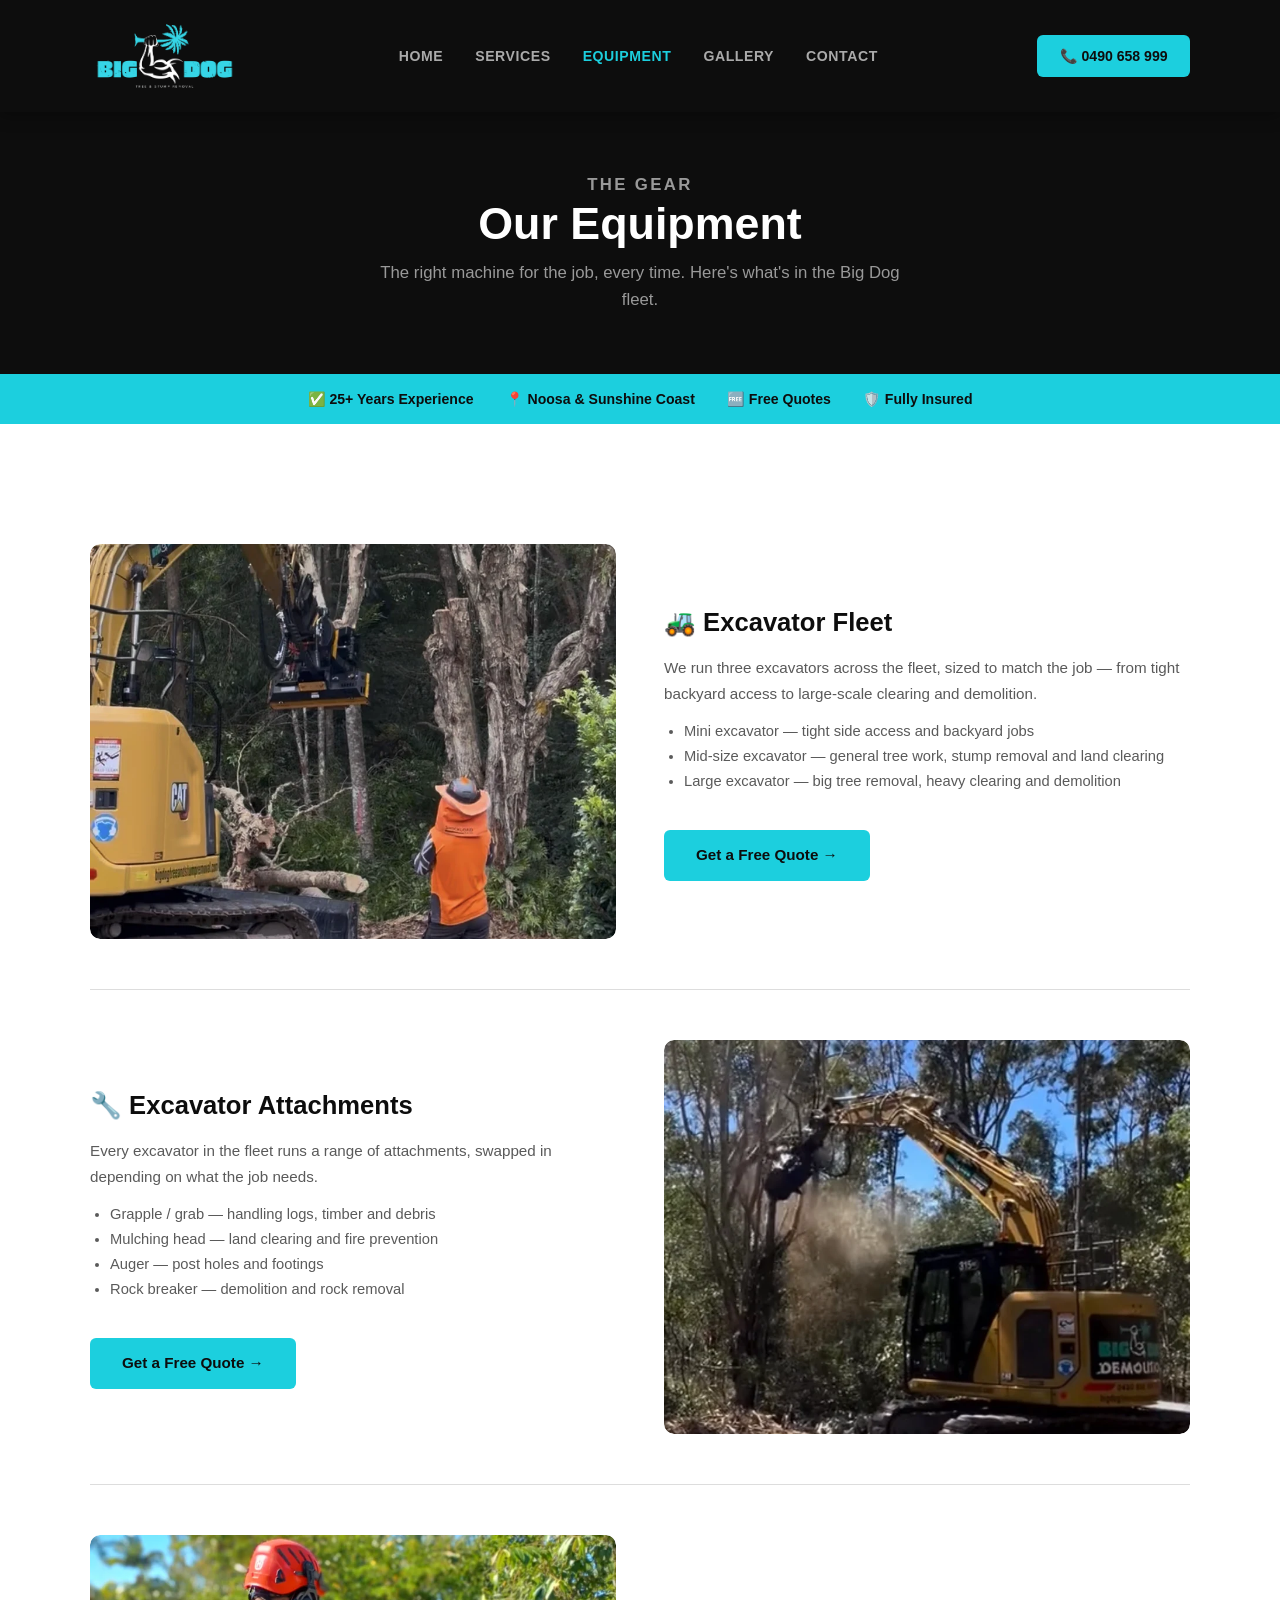
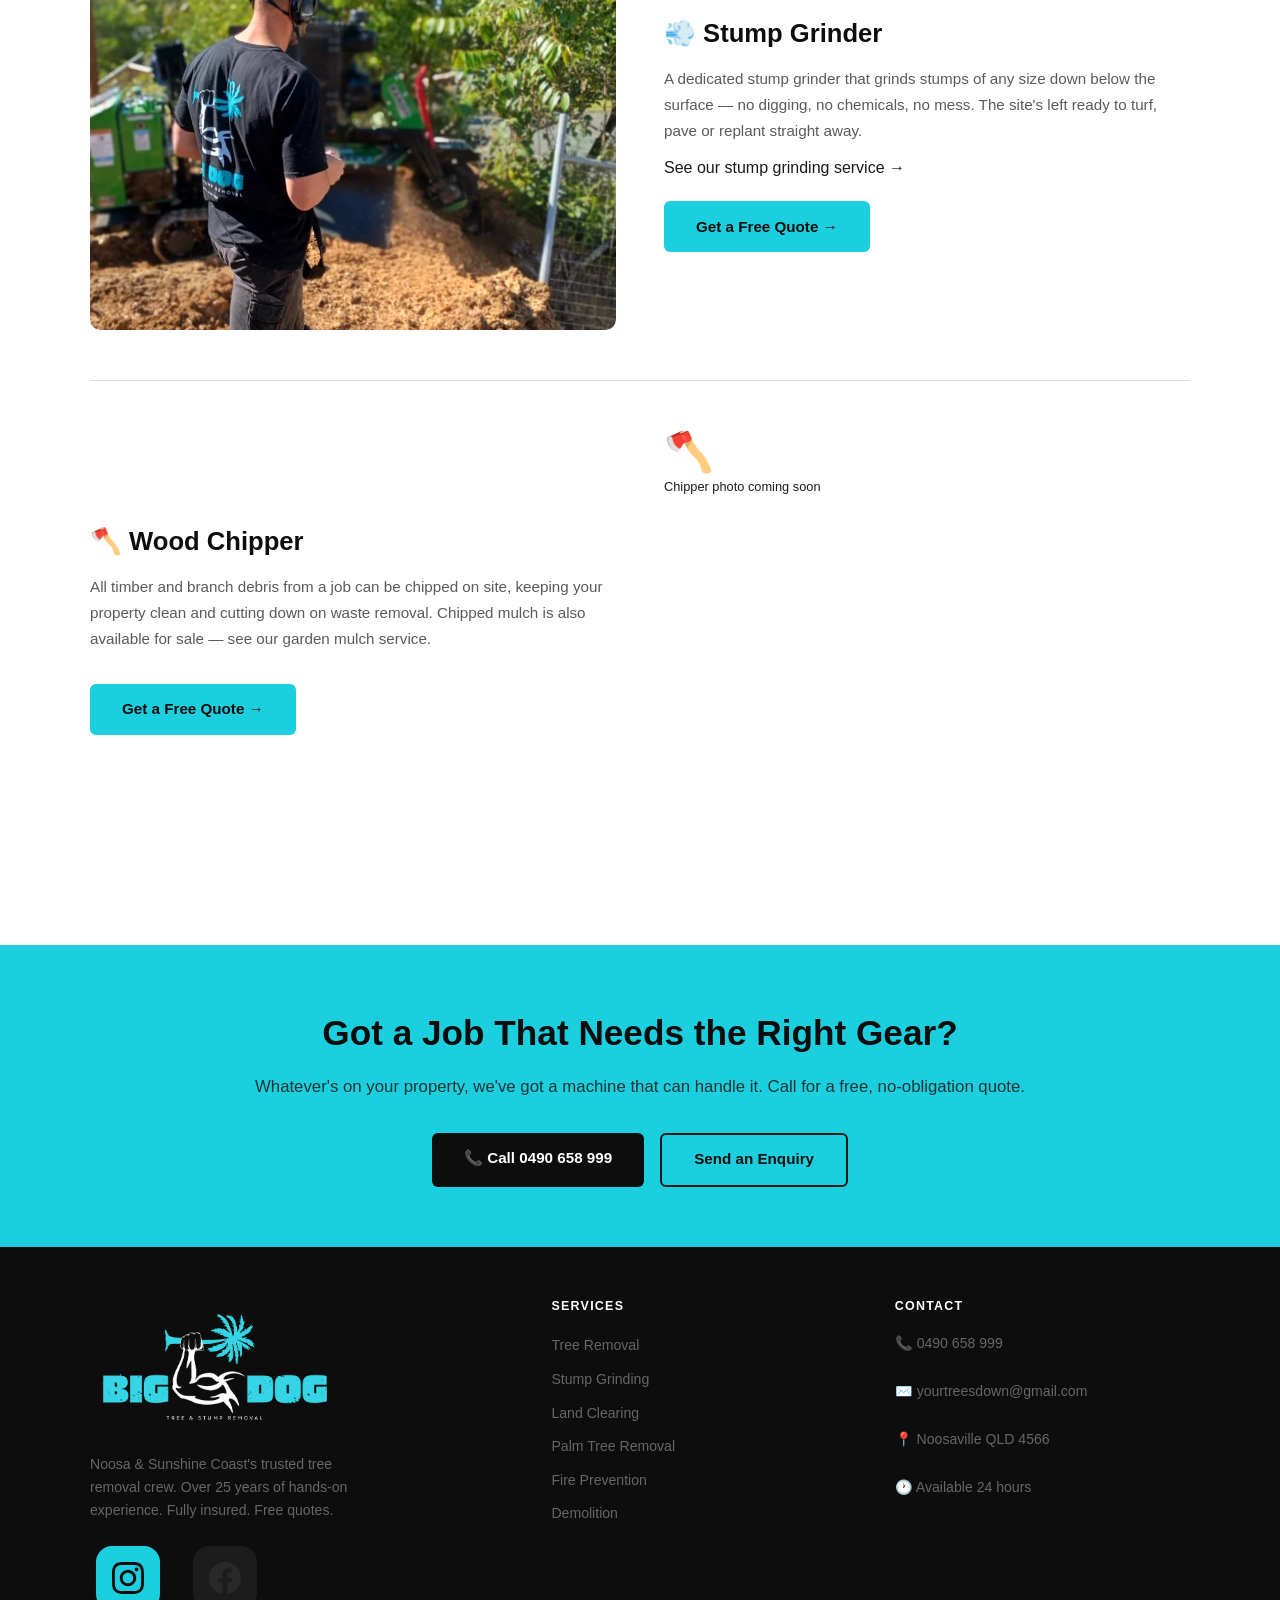
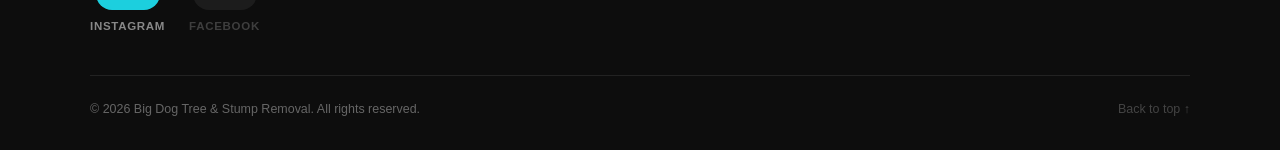
<file: equipment.html>
<!DOCTYPE html>
<html lang="en-AU">
<head>
  <meta charset="UTF-8" />
  <meta name="viewport" content="width=device-width, initial-scale=1.0" />

  <title>Our Equipment — Excavators, Chipper &amp; Stump Grinder | Big Dog</title>
  <meta name="description" content="See the equipment behind every Big Dog job — three excavators with a range of attachments, a wood chipper and a dedicated stump grinder. Noosa &amp; Sunshine Coast." />
  <meta name="robots" content="index, follow" />
  <meta name="geo.region" content="AU-QLD" />
  <meta name="geo.placename" content="Noosaville" />
  <meta name="theme-color" content="#00c2c7" />
  <link rel="icon" type="image/png" sizes="32x32" href="images/favicon-32.png" />
  <link rel="apple-touch-icon" href="images/apple-touch-icon.png" />

  <link rel="canonical" href="https://bigdogtree.com.au/equipment.html" />

  <!-- Open Graph -->
  <meta property="og:type" content="website" />
  <meta property="og:url" content="https://bigdogtree.com.au/equipment.html" />
  <meta property="og:locale" content="en_AU" />
  <meta property="og:site_name" content="Big Dog Tree &amp; Stump Removal" />
  <meta property="og:title" content="Our Equipment — Excavators, Chipper &amp; Stump Grinder | Big Dog" />
  <meta property="og:description" content="Three excavators, a range of attachments, a wood chipper and a dedicated stump grinder — the gear behind every Big Dog job." />
  <meta property="og:image" content="https://bigdogtree.com.au/og-image-1200x630.png" />
  <meta property="og:image:width" content="1200" />
  <meta property="og:image:height" content="630" />

  <!-- Twitter Card -->
  <meta name="twitter:card" content="summary_large_image" />
  <meta name="twitter:title" content="Our Equipment | Big Dog Tree &amp; Stump Removal" />
  <meta name="twitter:description" content="Three excavators, attachments, a wood chipper and a dedicated stump grinder — the gear behind every job." />
  <meta name="twitter:image" content="https://bigdogtree.com.au/og-image-1200x630.png" />

  <link rel="stylesheet" href="style.css" />

  <!-- Structured Data -->
  <script type="application/ld+json">
  {
    "@context": "https://schema.org",
    "@type": "HomeAndConstructionBusiness",
    "name": "Big Dog Tree & Stump Removal",
    "url": "https://bigdogtree.com.au",
    "logo": "https://bigdogtree.com.au/images/logo.webp",
    "sameAs": ["https://www.instagram.com/bigdogtreeandstumpremoval/"],
    "telephone": "+61490658999",
    "email": "yourtreesdown@gmail.com",
    "address": {
      "@type": "PostalAddress",
      "streetAddress": "23 Venture Dr",
      "addressLocality": "Noosaville",
      "addressRegion": "QLD",
      "postalCode": "4566",
      "addressCountry": "AU"
    },
    "geo": { "@type": "GeoCoordinates", "latitude": -26.394, "longitude": 153.073 },
    "areaServed": { "@type": "State", "name": "Queensland" }
  }
  </script>
  <script type="application/ld+json">
  {
    "@context": "https://schema.org",
    "@type": "BreadcrumbList",
    "itemListElement": [
      { "@type": "ListItem", "position": 1, "name": "Home", "item": "https://bigdogtree.com.au/" },
      { "@type": "ListItem", "position": 2, "name": "Equipment", "item": "https://bigdogtree.com.au/equipment.html" }
    ]
  }
  </script>
</head>
<body>

<a class="sticky-call" href="tel:0490658999">📞 Free Quote — 0490 658 999</a>

<!-- ══ NAV ══ -->
<nav class="site-nav">
  <div class="nav-inner">
    <a href="index.html" class="nav-logo-link"><img src="images/logo.webp" width="711" height="400" alt="Big Dog Tree &amp; Stump Removal" class="nav-logo" /></a>
    <ul class="nav-links">
      <li><a href="index.html">Home</a></li>
      <li><a href="services.html">Services</a></li>
      <li><a href="equipment.html" class="active">Equipment</a></li>
      <li><a href="gallery.html">Gallery</a></li>
      <li><a href="contact.html">Contact</a></li>
    </ul>
    <div class="nav-cta"><a href="tel:0490658999" class="btn btn-cyan">📞 0490 658 999</a></div>
    <button class="nav-hamburger" aria-label="Menu" onclick="document.getElementById('mobile-nav').classList.toggle('open')">
      <span></span><span></span><span></span>
    </button>
  </div>
  <div class="nav-mobile" id="mobile-nav">
    <a href="index.html">Home</a>
    <a href="services.html">Services</a>
    <a href="equipment.html" class="active">Equipment</a>
    <a href="gallery.html">Gallery</a>
    <a href="contact.html">Contact</a>
    <a href="tel:0490658999" class="btn btn-cyan">📞 Call 0490 658 999</a>
  </div>
</nav>

<!-- ══ PAGE HERO ══ -->
<div class="page-hero">
  <p class="page-hero-eyebrow">The Gear</p>
  <h1>Our Equipment</h1>
  <p>The right machine for the job, every time. Here's what's in the Big Dog fleet.</p>
</div>

<div class="trust">
  <div class="trust-inner">
    <span class="trust-item">✅ 25+ Years Experience</span>
    <span class="trust-item">📍 Noosa &amp; Sunshine Coast</span>
    <span class="trust-item">🆓 Free Quotes</span>
    <span class="trust-item">🛡️ Fully Insured</span>
  </div>
</div>

<!-- ══ EQUIPMENT DETAIL ══ -->
<section class="section">
  <div class="section-inner">

    <div class="service-detail" id="excavators">
      <div class="service-detail-photo">
        <img loading="lazy" decoding="async" src="images/gallery/team-excavator.webp" alt="Big Dog crew and excavator on site" style="object-position:50% 95%" />
      </div>
      <div class="service-detail-copy">
        <h2>🚜 Excavator Fleet</h2>
        <p>We run three excavators across the fleet, sized to match the job — from tight backyard access to large-scale clearing and demolition.</p>
        <ul>
          <li>Mini excavator — tight side access and backyard jobs</li>
          <li>Mid-size excavator — general tree work, stump removal and land clearing</li>
          <li>Large excavator — big tree removal, heavy clearing and demolition</li>
        </ul>
        <a href="contact.html" class="btn btn-cyan" style="margin-top:1.25rem;">Get a Free Quote →</a>
      </div>
    </div>

    <div class="service-detail reverse" id="attachments">
      <div class="service-detail-photo">
        <img loading="lazy" decoding="async" src="images/gallery/land-clearing-action.webp" alt="Excavator attachment mulching during land clearing — Sunshine Coast" />
      </div>
      <div class="service-detail-copy">
        <h2>🔧 Excavator Attachments</h2>
        <p>Every excavator in the fleet runs a range of attachments, swapped in depending on what the job needs.</p>
        <ul>
          <li>Grapple / grab — handling logs, timber and debris</li>
          <li>Mulching head — land clearing and fire prevention</li>
          <li>Auger — post holes and footings</li>
          <li>Rock breaker — demolition and rock removal</li>
        </ul>
        <a href="contact.html" class="btn btn-cyan" style="margin-top:1.25rem;">Get a Free Quote →</a>
      </div>
    </div>

    <div class="service-detail" id="stump-grinder">
      <div class="service-detail-photo">
        <img loading="lazy" decoding="async" src="images/gallery/stump-grinding.webp" alt="Stump grinder in action — Big Dog crew" />
      </div>
      <div class="service-detail-copy">
        <h2>💨 Stump Grinder</h2>
        <p>A dedicated stump grinder that grinds stumps of any size down below the surface — no digging, no chemicals, no mess. The site's left ready to turf, pave or replant straight away.</p>
        <a href="services.html#stump-grinding" class="card-link">See our stump grinding service →</a>
        <br>
        <a href="contact.html" class="btn btn-cyan" style="margin-top:1.25rem;">Get a Free Quote →</a>
      </div>
    </div>

    <div class="service-detail reverse" id="chipper">
      <div class="service-detail-photo">
        <span style="font-size:2.5rem;font-weight:900;display:block;line-height:1">🪓</span>
        <span style="font-size:.8rem;margin-top:.4rem;display:block">Chipper photo coming soon</span>
      </div>
      <div class="service-detail-copy">
        <h2>🪓 Wood Chipper</h2>
        <p>All timber and branch debris from a job can be chipped on site, keeping your property clean and cutting down on waste removal. Chipped mulch is also available for sale — see our <a href="services.html#garden-mulch">garden mulch</a> service.</p>
        <a href="contact.html" class="btn btn-cyan" style="margin-top:1.25rem;">Get a Free Quote →</a>
      </div>
    </div>

  </div>
</section>

<!-- ══ CTA BAND ══ -->
<div class="cta-band">
  <h2>Got a Job That Needs the Right Gear?</h2>
  <p>Whatever's on your property, we've got a machine that can handle it. Call for a free, no-obligation quote.</p>
  <div class="cta-band-btns">
    <a href="tel:0490658999" class="btn btn-black">📞 Call 0490 658 999</a>
    <a href="contact.html" class="btn btn-outline-white" style="border-color:var(--black-soft);color:var(--black);">Send an Enquiry</a>
  </div>
</div>

<!-- ══ FOOTER ══ -->
<footer class="site-footer">
  <div class="footer-inner">
    <div class="footer-brand">
      <img src="images/logo.webp" width="711" height="400" alt="Big Dog Tree &amp; Stump Removal" />
      <p>Noosa &amp; Sunshine Coast's trusted tree removal crew. Over 25 years of hands-on experience. Fully insured. Free quotes.</p>
      <div class="footer-socials">
        <a href="https://www.instagram.com/bigdogtreeandstumpremoval/" target="_blank" rel="noopener" aria-label="Instagram">
          <span class="social-icon"><svg xmlns="http://www.w3.org/2000/svg" width="32" height="32" viewBox="0 0 24 24" fill="currentColor"><path d="M12 2.163c3.204 0 3.584.012 4.85.07 3.252.148 4.771 1.691 4.919 4.919.058 1.265.069 1.645.069 4.849 0 3.205-.012 3.584-.069 4.849-.149 3.225-1.664 4.771-4.919 4.919-1.266.058-1.644.07-4.85.07-3.204 0-3.584-.012-4.849-.07-3.26-.149-4.771-1.699-4.919-4.92-.058-1.265-.07-1.644-.07-4.849 0-3.204.013-3.583.07-4.849.149-3.227 1.664-4.771 4.919-4.919 1.266-.057 1.645-.069 4.849-.069zm0-2.163c-3.259 0-3.667.014-4.947.072-4.358.2-6.78 2.618-6.98 6.98-.059 1.281-.073 1.689-.073 4.948 0 3.259.014 3.668.072 4.948.2 4.358 2.618 6.78 6.98 6.98 1.281.058 1.689.072 4.948.072 3.259 0 3.668-.014 4.948-.072 4.354-.2 6.782-2.618 6.979-6.98.059-1.28.073-1.689.073-4.948 0-3.259-.014-3.667-.072-4.947-.196-4.354-2.617-6.78-6.979-6.98-1.281-.059-1.69-.073-4.949-.073zm0 5.838c-3.403 0-6.162 2.759-6.162 6.162s2.759 6.163 6.162 6.163 6.162-2.759 6.162-6.163c0-3.403-2.759-6.162-6.162-6.162zm0 10.162c-2.209 0-4-1.79-4-4 0-2.209 1.791-4 4-4s4 1.791 4 4c0 2.21-1.791 4-4 4zm6.406-11.845c-.796 0-1.441.645-1.441 1.44s.645 1.44 1.441 1.44c.795 0 1.439-.645 1.439-1.44s-.644-1.44-1.439-1.44z"/></svg></span>
          <span class="social-label">Instagram</span>
        </a>
        <a href="#" aria-label="Facebook" style="opacity:.4;cursor:default">
          <span class="social-icon"><svg xmlns="http://www.w3.org/2000/svg" width="32" height="32" viewBox="0 0 24 24" fill="currentColor"><path d="M24 12.073c0-6.627-5.373-12-12-12s-12 5.373-12 12c0 5.99 4.388 10.954 10.125 11.854v-8.385H7.078v-3.47h3.047V9.43c0-3.007 1.792-4.669 4.533-4.669 1.312 0 2.686.235 2.686.235v2.953H15.83c-1.491 0-1.956.925-1.956 1.874v2.25h3.328l-.532 3.47h-2.796v8.385C19.612 23.027 24 18.062 24 12.073z"/></svg></span>
          <span class="social-label">Facebook</span>
        </a>
      </div>
    </div>
    <div class="footer-col">
      <h4>Services</h4>
      <ul>
        <li><a href="services.html#tree-removal">Tree Removal</a></li>
        <li><a href="services.html#stump-grinding">Stump Grinding</a></li>
        <li><a href="services.html#land-clearing">Land Clearing</a></li>
        <li><a href="services.html#palm-removal">Palm Tree Removal</a></li>
        <li><a href="services.html#fire-prevention">Fire Prevention</a></li>
        <li><a href="services.html#demolition">Demolition</a></li>
      </ul>
    </div>
    <div class="footer-col">
      <h4>Contact</h4>
      <p>
        📞 <a href="tel:0490658999">0490 658 999</a><br><br>
        ✉️ <a href="mailto:yourtreesdown@gmail.com">yourtreesdown@gmail.com</a><br><br>
        📍 Noosaville QLD 4566<br><br>
        🕐 Available 24 hours
      </p>
    </div>
  </div>
  <div class="footer-bottom">
    <span>© 2026 Big Dog Tree &amp; Stump Removal. All rights reserved.</span>
    <a href="#" style="color:#444;">Back to top ↑</a>
  </div>
</footer>

</body>
</html>
</file>
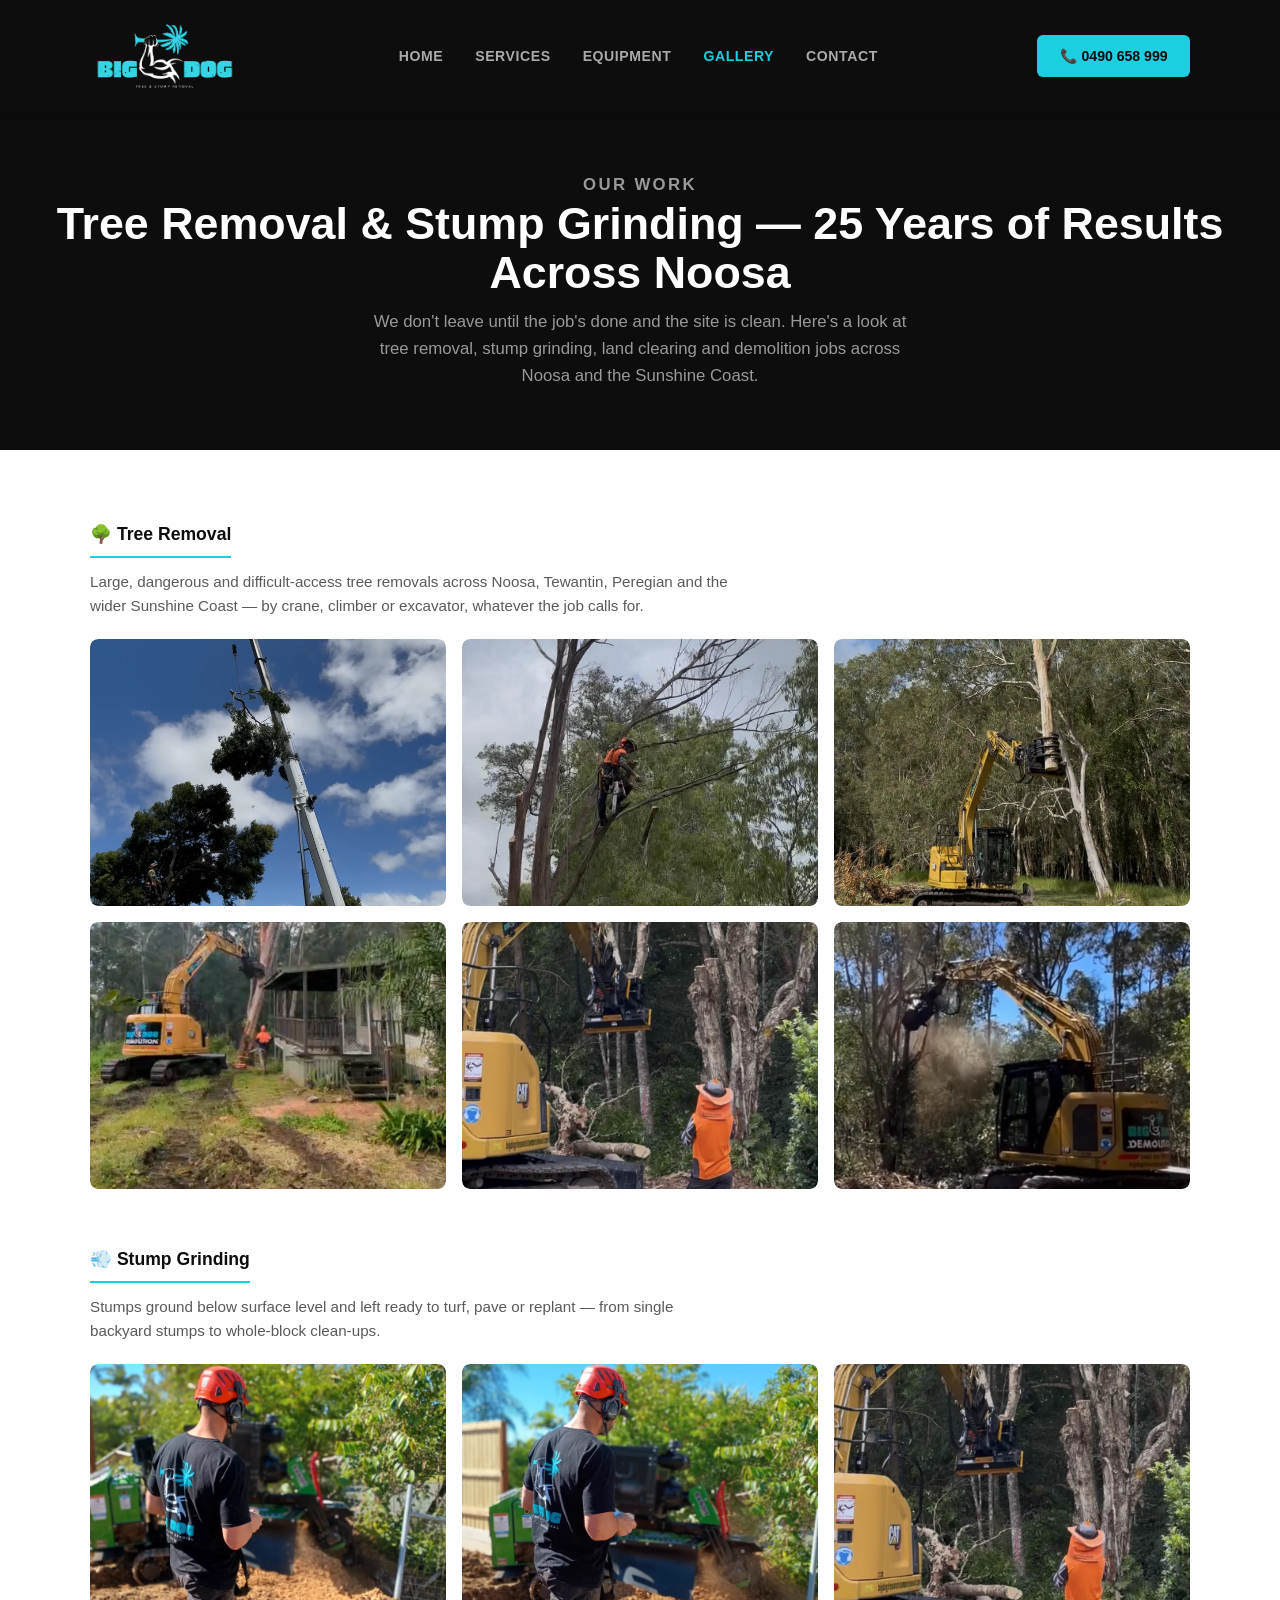
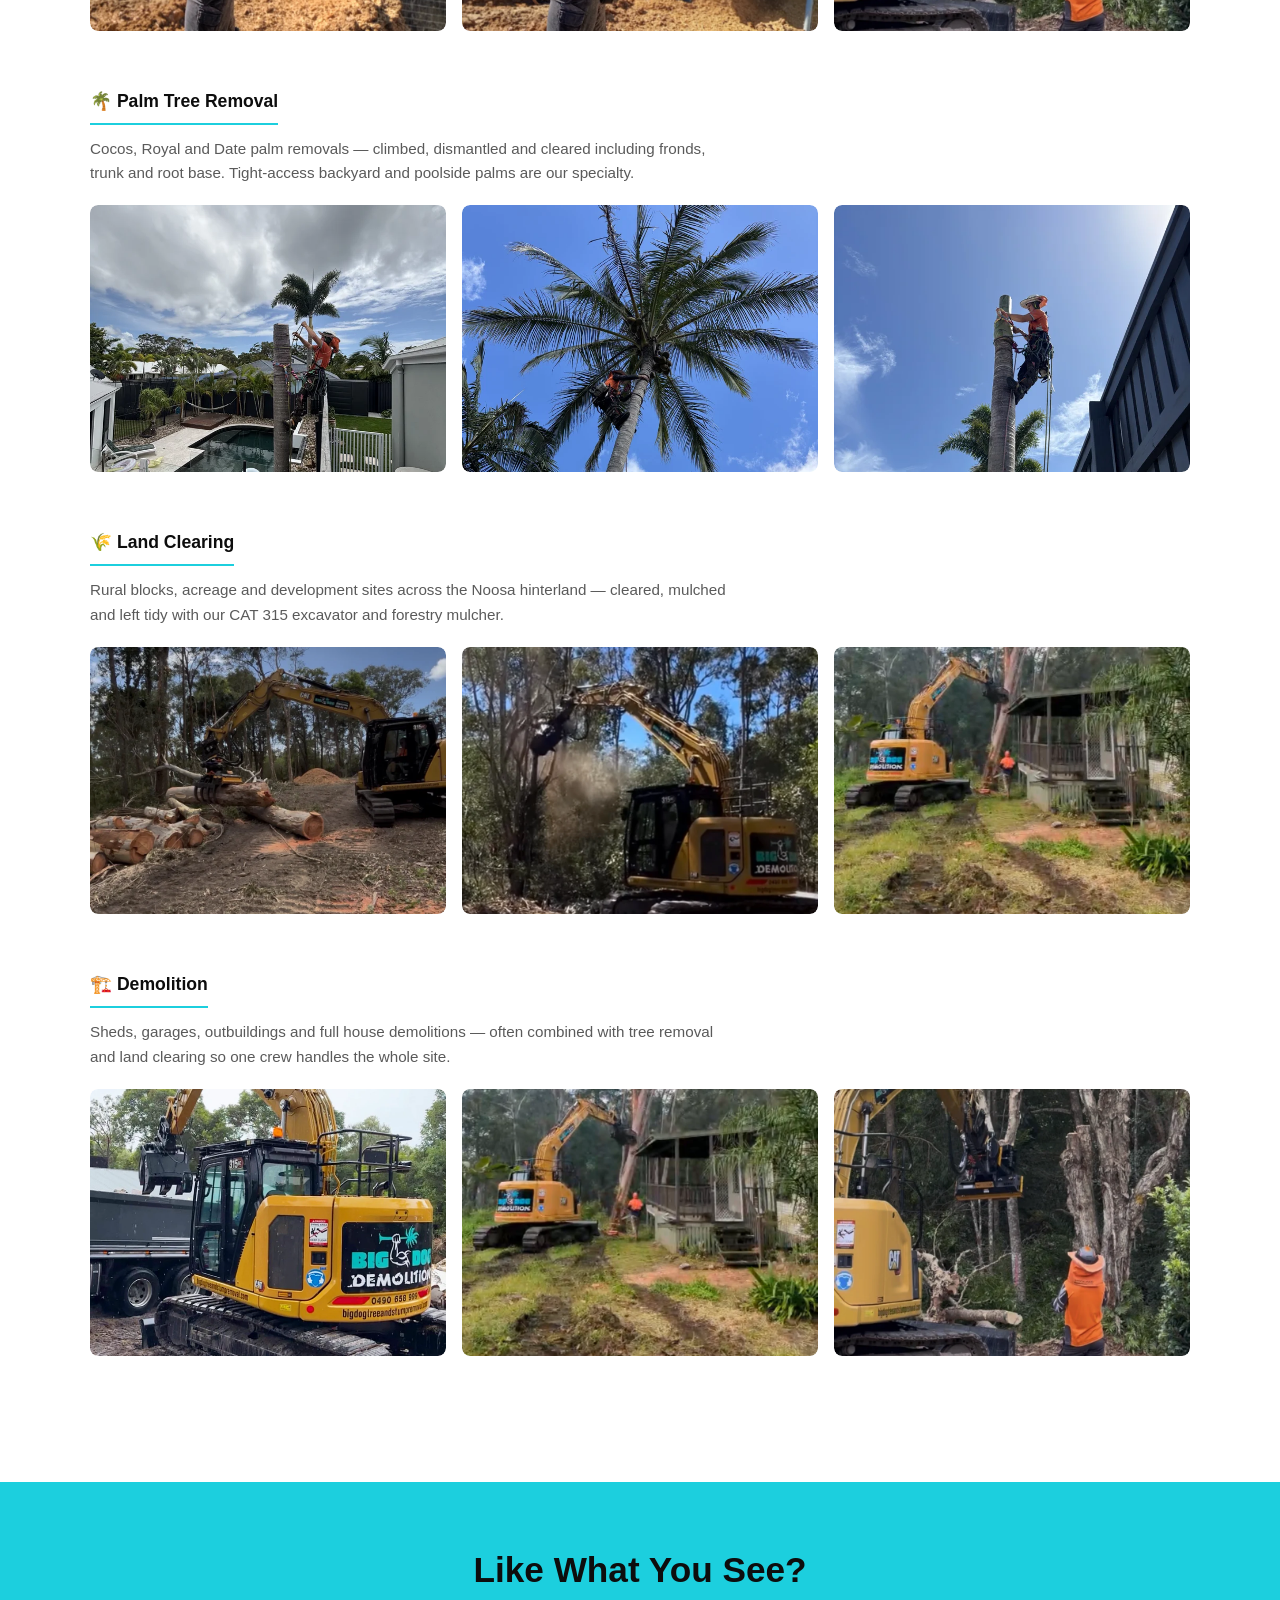
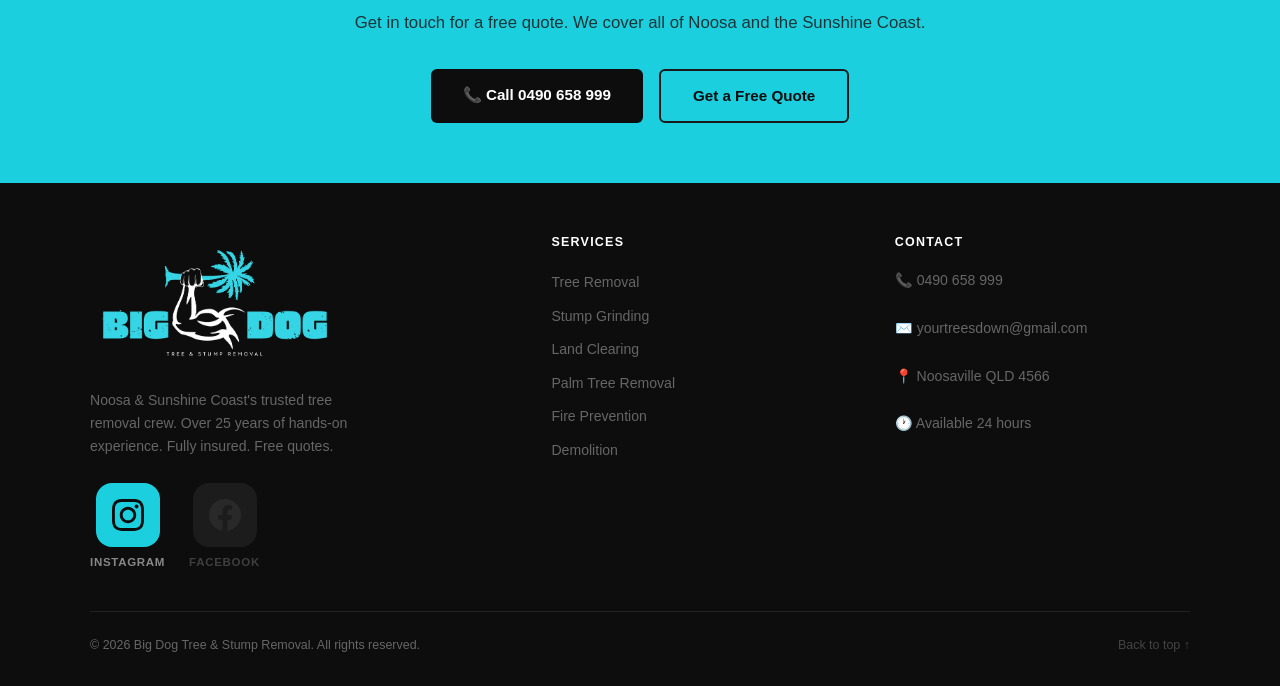
<file: gallery.html>
<!DOCTYPE html>
<html lang="en-AU">
<head>
  <meta charset="UTF-8" />
  <meta name="viewport" content="width=device-width, initial-scale=1.0" />

  <title>Tree Removal Gallery — Noosa &amp; Sunshine Coast | Big Dog</title>
  <meta name="description" content="See our tree removal, stump grinding, land clearing and demolition work across Noosa and the Sunshine Coast. 25+ years of results. Fully insured. Free quotes." />
  <meta name="robots" content="index, follow" />
  <meta name="geo.region" content="AU-QLD" />
  <meta name="geo.placename" content="Noosaville" />
  <meta name="theme-color" content="#00c2c7" />
  <link rel="icon" type="image/png" sizes="32x32" href="images/favicon-32.png" />
  <link rel="apple-touch-icon" href="images/apple-touch-icon.png" />

  <link rel="canonical" href="https://bigdogtree.com.au/gallery.html" />

  <!-- Open Graph -->
  <meta property="og:type" content="website" />
  <meta property="og:url" content="https://bigdogtree.com.au/gallery.html" />
  <meta property="og:locale" content="en_AU" />
  <meta property="og:site_name" content="Big Dog Tree &amp; Stump Removal" />
  <meta property="og:title" content="Tree Removal Gallery — Noosa &amp; Sunshine Coast | Big Dog" />
  <meta property="og:description" content="Tree removal, stump grinding, land clearing and demolition jobs across Noosa and the Sunshine Coast. 25 years of results." />
  <meta property="og:image" content="https://bigdogtree.com.au/og-image-1200x630.png" />
  <meta property="og:image:width" content="1200" />
  <meta property="og:image:height" content="630" />

  <!-- Twitter Card -->
  <meta name="twitter:card" content="summary_large_image" />
  <meta name="twitter:title" content="Tree Removal Gallery Noosa | Big Dog" />
  <meta name="twitter:description" content="Tree removal, stump grinding &amp; land clearing photos. Noosa &amp; Sunshine Coast. 25+ years experience." />
  <meta name="twitter:image" content="https://bigdogtree.com.au/og-image-1200x630.png" />

  <!-- Structured Data -->
  <script type="application/ld+json">
  {
    "@context": "https://schema.org",
    "@type": "HomeAndConstructionBusiness",
    "name": "Big Dog Tree & Stump Removal",
    "url": "https://bigdogtree.com.au",
    "logo": "https://bigdogtree.com.au/images/logo.webp",
    "sameAs": ["https://www.instagram.com/bigdogtreeandstumpremoval/"],
    "telephone": "+61490658999",
    "email": "yourtreesdown@gmail.com",
    "address": {
      "@type": "PostalAddress",
      "streetAddress": "23 Venture Dr",
      "addressLocality": "Noosaville",
      "addressRegion": "QLD",
      "postalCode": "4566",
      "addressCountry": "AU"
    },
    "geo": { "@type": "GeoCoordinates", "latitude": -26.394, "longitude": 153.073 },
    "areaServed": { "@type": "State", "name": "Queensland" }
  }
  </script>
  <script type="application/ld+json">
  {
    "@context": "https://schema.org",
    "@type": "BreadcrumbList",
    "itemListElement": [
      { "@type": "ListItem", "position": 1, "name": "Home", "item": "https://bigdogtree.com.au/" },
      { "@type": "ListItem", "position": 2, "name": "Gallery", "item": "https://bigdogtree.com.au/gallery.html" }
    ]
  }
  </script>

  <link rel="stylesheet" href="style.css" />
  <style>
    .gallery-full {
      display: grid;
      grid-template-columns: repeat(3, 1fr);
      gap: 1rem;
    }
    @media (max-width: 767px) { .gallery-full { grid-template-columns: repeat(2, 1fr); } }
    @media (max-width: 400px)  { .gallery-full { grid-template-columns: 1fr; } }

    .gallery-full .gallery-photo { aspect-ratio: 4/3; }

    .gallery-category { margin-bottom: 3.5rem; }
    .gallery-category h2 {
      font-size: 1.1rem;
      font-weight: 900;
      color: var(--black);
      margin-bottom: 1rem;
      padding-bottom: .5rem;
      border-bottom: 2px solid var(--cyan);
      display: inline-block;
    }
    .gallery-category .cat-intro {
      font-size: .95rem;
      color: var(--muted);
      max-width: 640px;
      margin: -.25rem 0 1.25rem;
      line-height: 1.6;
    }
  </style>
</head>
<body>

<a class="sticky-call" href="tel:0490658999">📞 Free Quote — 0490 658 999</a>

<!-- ══ NAV ══ -->
<nav class="site-nav">
  <div class="nav-inner">
    <a href="index.html" class="nav-logo-link"><img src="images/logo.webp" width="711" height="400" alt="Big Dog Tree &amp; Stump Removal" class="nav-logo" /></a>
    <ul class="nav-links">
      <li><a href="index.html">Home</a></li>
      <li><a href="services.html">Services</a></li>
      <li><a href="equipment.html">Equipment</a></li>
      <li><a href="gallery.html" class="active">Gallery</a></li>
      <li><a href="contact.html">Contact</a></li>
    </ul>
    <div class="nav-cta"><a href="tel:0490658999" class="btn btn-cyan">📞 0490 658 999</a></div>
    <button class="nav-hamburger" aria-label="Menu" onclick="document.getElementById('mobile-nav').classList.toggle('open')">
      <span></span><span></span><span></span>
    </button>
  </div>
  <div class="nav-mobile" id="mobile-nav">
    <a href="index.html">Home</a>
    <a href="services.html">Services</a>
    <a href="equipment.html">Equipment</a>
    <a href="gallery.html" class="active">Gallery</a>
    <a href="contact.html">Contact</a>
    <a href="tel:0490658999" class="btn btn-cyan">📞 Call 0490 658 999</a>
  </div>
</nav>

<!-- ══ PAGE HERO ══ -->
<div class="page-hero">
  <p class="page-hero-eyebrow">Our Work</p>
  <h1>Tree Removal &amp; Stump Grinding — 25 Years of Results Across Noosa</h1>
  <p>We don't leave until the job's done and the site is clean. Here's a look at tree removal, stump grinding, land clearing and demolition jobs across Noosa and the Sunshine Coast.</p>
</div>

<!-- ══ GALLERY ══ -->
<section class="section">
  <div class="section-inner">

    <div class="gallery-category">
      <h2>🌳 Tree Removal</h2>
      <p class="cat-intro">Large, dangerous and difficult-access tree removals across Noosa, Tewantin, Peregian and the wider Sunshine Coast — by crane, climber or excavator, whatever the job calls for.</p>
      <div class="gallery-full">
        <div class="gallery-photo"><img src="images/hero/hero-crane-removal.webp" alt="Crane tree removal on suburban street — Sunshine Coast" style="object-position:50% 42%" /></div>
        <div class="gallery-photo"><img loading="lazy" decoding="async" src="images/gallery/arborist-climbing.webp" alt="Arborist climbing a tall dead tree for removal — Noosa" style="object-position:50% 60%" /></div>
        <div class="gallery-photo"><img src="images/hero/hero-excavator-tree.webp" alt="Excavator gripping large gum tree for removal — Sunshine Coast" style="object-position:50% 71%" /></div>
        <div class="gallery-photo"><img loading="lazy" decoding="async" src="images/gallery/residential-clearing.webp" alt="Residential tree removal with excavator — Noosa" style="object-position:50% 75%" /></div>
        <div class="gallery-photo"><img loading="lazy" decoding="async" src="images/gallery/team-excavator.webp" alt="Big Dog crew and excavator working in bushland" style="object-position:50% 95%" /></div>
        <div class="gallery-photo"><img loading="lazy" decoding="async" src="images/gallery/land-clearing-action.webp" alt="Forestry mulching — land clearing Sunshine Coast" /></div>
      </div>
    </div>

    <div class="gallery-category">
      <h2>💨 Stump Grinding</h2>
      <p class="cat-intro">Stumps ground below surface level and left ready to turf, pave or replant — from single backyard stumps to whole-block clean-ups.</p>
      <div class="gallery-full">
        <div class="gallery-photo"><img loading="lazy" decoding="async" src="images/gallery/stump-grinding.webp" alt="Stump grinding with Big Dog crew — Sunshine Coast" /></div>
        <div class="gallery-photo"><img loading="lazy" decoding="async" src="images/gallery/stump-grinder-action.webp" alt="Big Dog crew member operating stump grinder — Noosa" /></div>
        <div class="gallery-photo"><img loading="lazy" decoding="async" src="images/gallery/team-excavator.webp" alt="Big Dog crew and excavator ready for work" style="object-position:50% 95%" /></div>
      </div>
    </div>

    <div class="gallery-category">
      <h2>🌴 Palm Tree Removal</h2>
      <p class="cat-intro">Cocos, Royal and Date palm removals — climbed, dismantled and cleared including fronds, trunk and root base. Tight-access backyard and poolside palms are our specialty.</p>
      <div class="gallery-full">
        <div class="gallery-photo"><img loading="lazy" decoding="async" src="images/gallery/palm-pool-removal.webp" alt="Arborist at top of Royal palm — residential pool backyard, Noosa" style="object-position:50% 40%" /></div>
        <div class="gallery-photo"><img loading="lazy" decoding="async" src="images/gallery/palm-climb-cocos.webp" alt="Arborist climbing tall Cocos palm for removal — Sunshine Coast" style="object-position:50% 15%" /></div>
        <div class="gallery-photo"><img loading="lazy" decoding="async" src="images/gallery/palm-climb-trunk.webp" alt="Arborist on palm trunk mid-removal — Noosa" style="object-position:50% 10%" /></div>
      </div>
    </div>

    <div class="gallery-category">
      <h2>🌾 Land Clearing</h2>
      <p class="cat-intro">Rural blocks, acreage and development sites across the Noosa hinterland — cleared, mulched and left tidy with our CAT 315 excavator and forestry mulcher.</p>
      <div class="gallery-full">
        <div class="gallery-photo"><img loading="lazy" decoding="async" src="images/gallery/land-clearing-logs.webp" alt="CAT excavator and cleared logs — land clearing Sunshine Coast" /></div>
        <div class="gallery-photo"><img loading="lazy" decoding="async" src="images/gallery/land-clearing-action.webp" alt="Excavator mulching during land clearing — Noosa" /></div>
        <div class="gallery-photo"><img loading="lazy" decoding="async" src="images/gallery/residential-clearing.webp" alt="Residential block clearing with excavator" style="object-position:50% 75%" /></div>
      </div>
    </div>

    <div class="gallery-category">
      <h2>🏗️ Demolition</h2>
      <p class="cat-intro">Sheds, garages, outbuildings and full house demolitions — often combined with tree removal and land clearing so one crew handles the whole site.</p>
      <div class="gallery-full">
        <div class="gallery-photo"><img loading="lazy" decoding="async" src="images/gallery/demolition-site.webp" alt="Big Dog Demolition branded CAT 315 excavator on active site — Sunshine Coast" /></div>
        <div class="gallery-photo"><img loading="lazy" decoding="async" src="images/gallery/residential-clearing.webp" alt="Excavator demolition work — residential site Noosa" style="object-position:50% 75%" /></div>
        <div class="gallery-photo"><img loading="lazy" decoding="async" src="images/gallery/team-excavator.webp" alt="Big Dog crew and excavator on demolition job" style="object-position:50% 95%" /></div>
      </div>
    </div>

  </div>
</section>

<!-- ══ CTA BAND ══ -->
<div class="cta-band">
  <h2>Like What You See?</h2>
  <p>Get in touch for a free quote. We cover all of Noosa and the Sunshine Coast.</p>
  <div class="cta-band-btns">
    <a href="tel:0490658999" class="btn btn-black">📞 Call 0490 658 999</a>
    <a href="contact.html" class="btn btn-outline-white" style="border-color:var(--black-soft);color:var(--black);">Get a Free Quote</a>
  </div>
</div>

<!-- ══ FOOTER ══ -->
<footer class="site-footer">
  <div class="footer-inner">
    <div class="footer-brand">
      <img src="images/logo.webp" width="711" height="400" alt="Big Dog Tree &amp; Stump Removal" />
      <p>Noosa &amp; Sunshine Coast's trusted tree removal crew. Over 25 years of hands-on experience. Fully insured. Free quotes.</p>
      <div class="footer-socials">
        <a href="https://www.instagram.com/bigdogtreeandstumpremoval/" target="_blank" rel="noopener" aria-label="Instagram">
          <span class="social-icon"><svg xmlns="http://www.w3.org/2000/svg" width="32" height="32" viewBox="0 0 24 24" fill="currentColor"><path d="M12 2.163c3.204 0 3.584.012 4.85.07 3.252.148 4.771 1.691 4.919 4.919.058 1.265.069 1.645.069 4.849 0 3.205-.012 3.584-.069 4.849-.149 3.225-1.664 4.771-4.919 4.919-1.266.058-1.644.07-4.85.07-3.204 0-3.584-.012-4.849-.07-3.26-.149-4.771-1.699-4.919-4.92-.058-1.265-.07-1.644-.07-4.849 0-3.204.013-3.583.07-4.849.149-3.227 1.664-4.771 4.919-4.919 1.266-.057 1.645-.069 4.849-.069zm0-2.163c-3.259 0-3.667.014-4.947.072-4.358.2-6.78 2.618-6.98 6.98-.059 1.281-.073 1.689-.073 4.948 0 3.259.014 3.668.072 4.948.2 4.358 2.618 6.78 6.98 6.98 1.281.058 1.689.072 4.948.072 3.259 0 3.668-.014 4.948-.072 4.354-.2 6.782-2.618 6.979-6.98.059-1.28.073-1.689.073-4.948 0-3.259-.014-3.667-.072-4.947-.196-4.354-2.617-6.78-6.979-6.98-1.281-.059-1.69-.073-4.949-.073zm0 5.838c-3.403 0-6.162 2.759-6.162 6.162s2.759 6.163 6.162 6.163 6.162-2.759 6.162-6.163c0-3.403-2.759-6.162-6.162-6.162zm0 10.162c-2.209 0-4-1.79-4-4 0-2.209 1.791-4 4-4s4 1.791 4 4c0 2.21-1.791 4-4 4zm6.406-11.845c-.796 0-1.441.645-1.441 1.44s.645 1.44 1.441 1.44c.795 0 1.439-.645 1.439-1.44s-.644-1.44-1.439-1.44z"/></svg></span>
          <span class="social-label">Instagram</span>
        </a>
        <!-- FACEBOOK: replace href="#" with your Facebook page URL once created -->
        <a href="#" aria-label="Facebook" style="opacity:.4;cursor:default">
          <span class="social-icon"><svg xmlns="http://www.w3.org/2000/svg" width="32" height="32" viewBox="0 0 24 24" fill="currentColor"><path d="M24 12.073c0-6.627-5.373-12-12-12s-12 5.373-12 12c0 5.99 4.388 10.954 10.125 11.854v-8.385H7.078v-3.47h3.047V9.43c0-3.007 1.792-4.669 4.533-4.669 1.312 0 2.686.235 2.686.235v2.953H15.83c-1.491 0-1.956.925-1.956 1.874v2.25h3.328l-.532 3.47h-2.796v8.385C19.612 23.027 24 18.062 24 12.073z"/></svg></span>
          <span class="social-label">Facebook</span>
        </a>
      </div>
    </div>
    <div class="footer-col">
      <h4>Services</h4>
      <ul>
        <li><a href="services.html#tree-removal">Tree Removal</a></li>
        <li><a href="services.html#stump-grinding">Stump Grinding</a></li>
        <li><a href="services.html#land-clearing">Land Clearing</a></li>
        <li><a href="services.html#palm-removal">Palm Tree Removal</a></li>
        <li><a href="services.html#fire-prevention">Fire Prevention</a></li>
        <li><a href="services.html#demolition">Demolition</a></li>
      </ul>
    </div>
    <div class="footer-col">
      <h4>Contact</h4>
      <p>
        📞 <a href="tel:0490658999">0490 658 999</a><br><br>
        ✉️ <a href="mailto:yourtreesdown@gmail.com">yourtreesdown@gmail.com</a><br><br>
        📍 Noosaville QLD 4566<br><br>
        🕐 Available 24 hours
      </p>
    </div>
  </div>
  <div class="footer-bottom">
    <span>© 2026 Big Dog Tree &amp; Stump Removal. All rights reserved.</span>
    <a href="#" style="color:#444;">Back to top ↑</a>
  </div>
</footer>

</body>
</html>
</file>
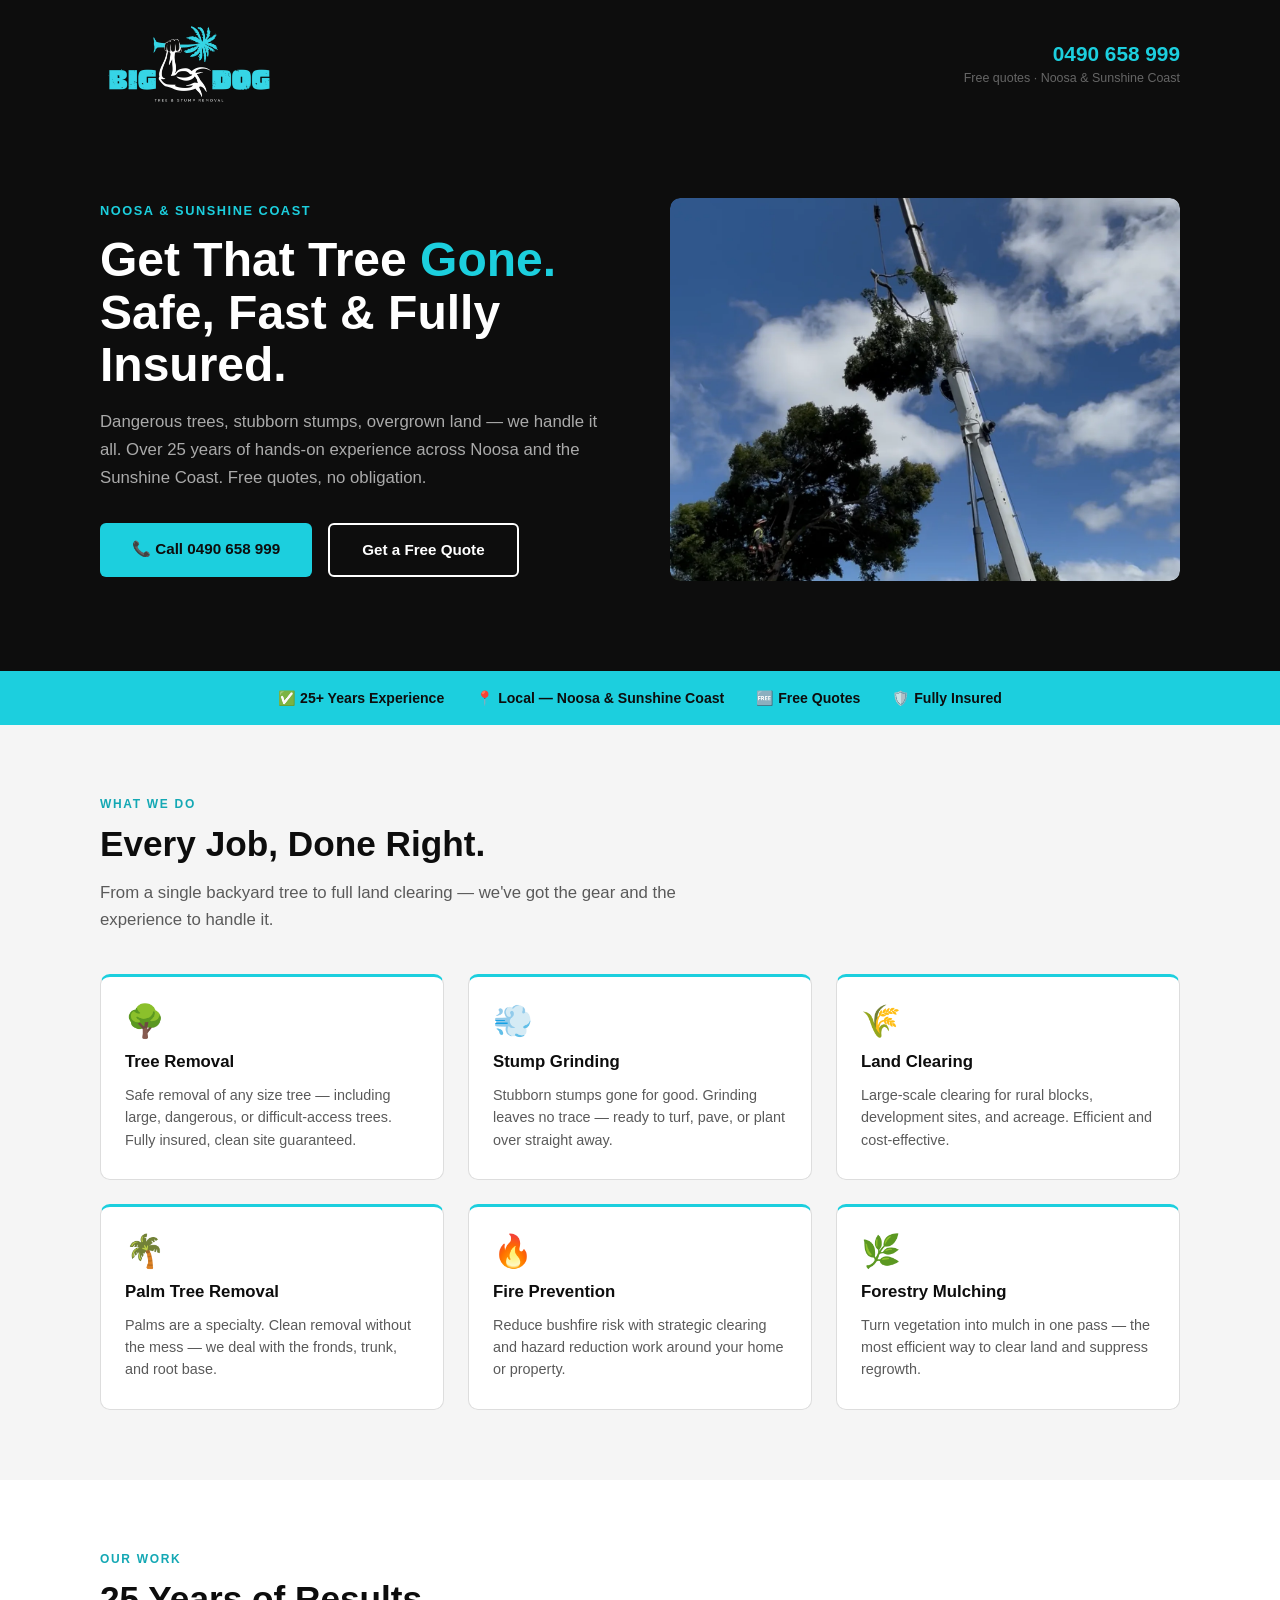
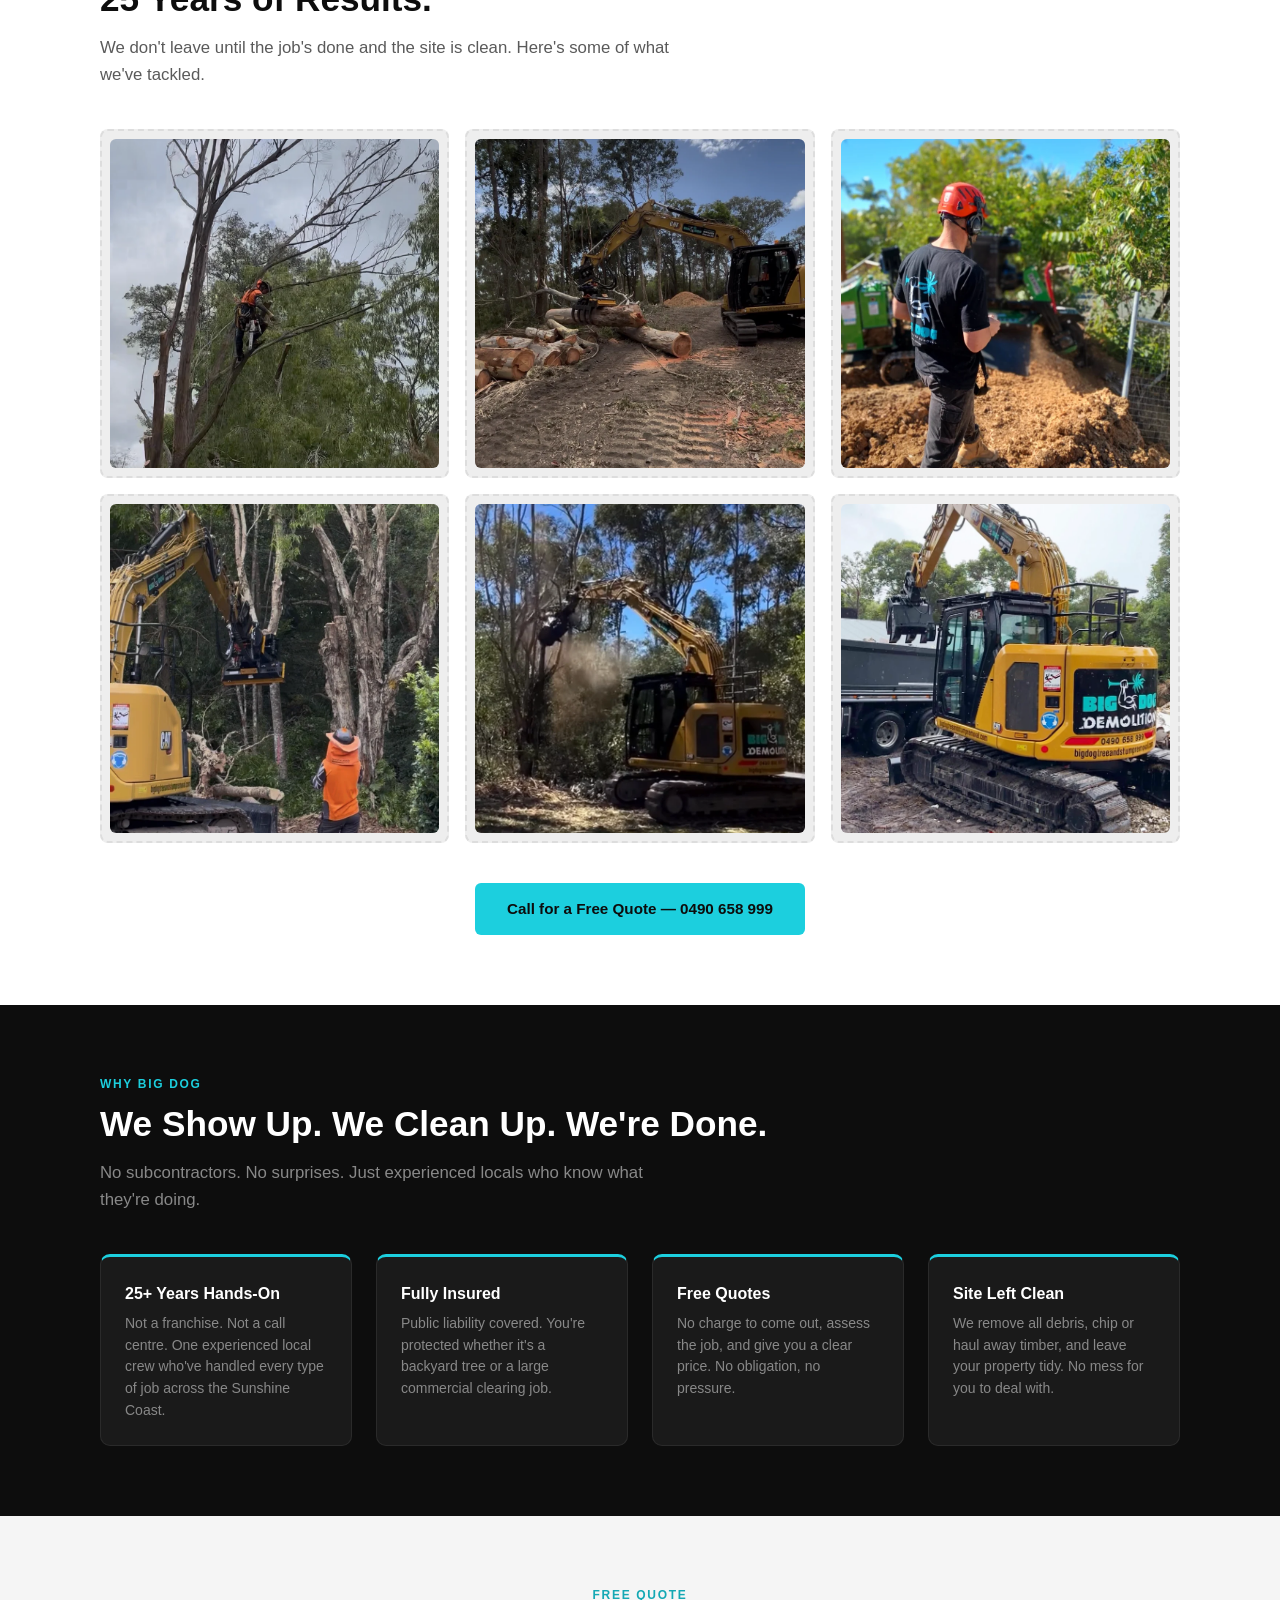
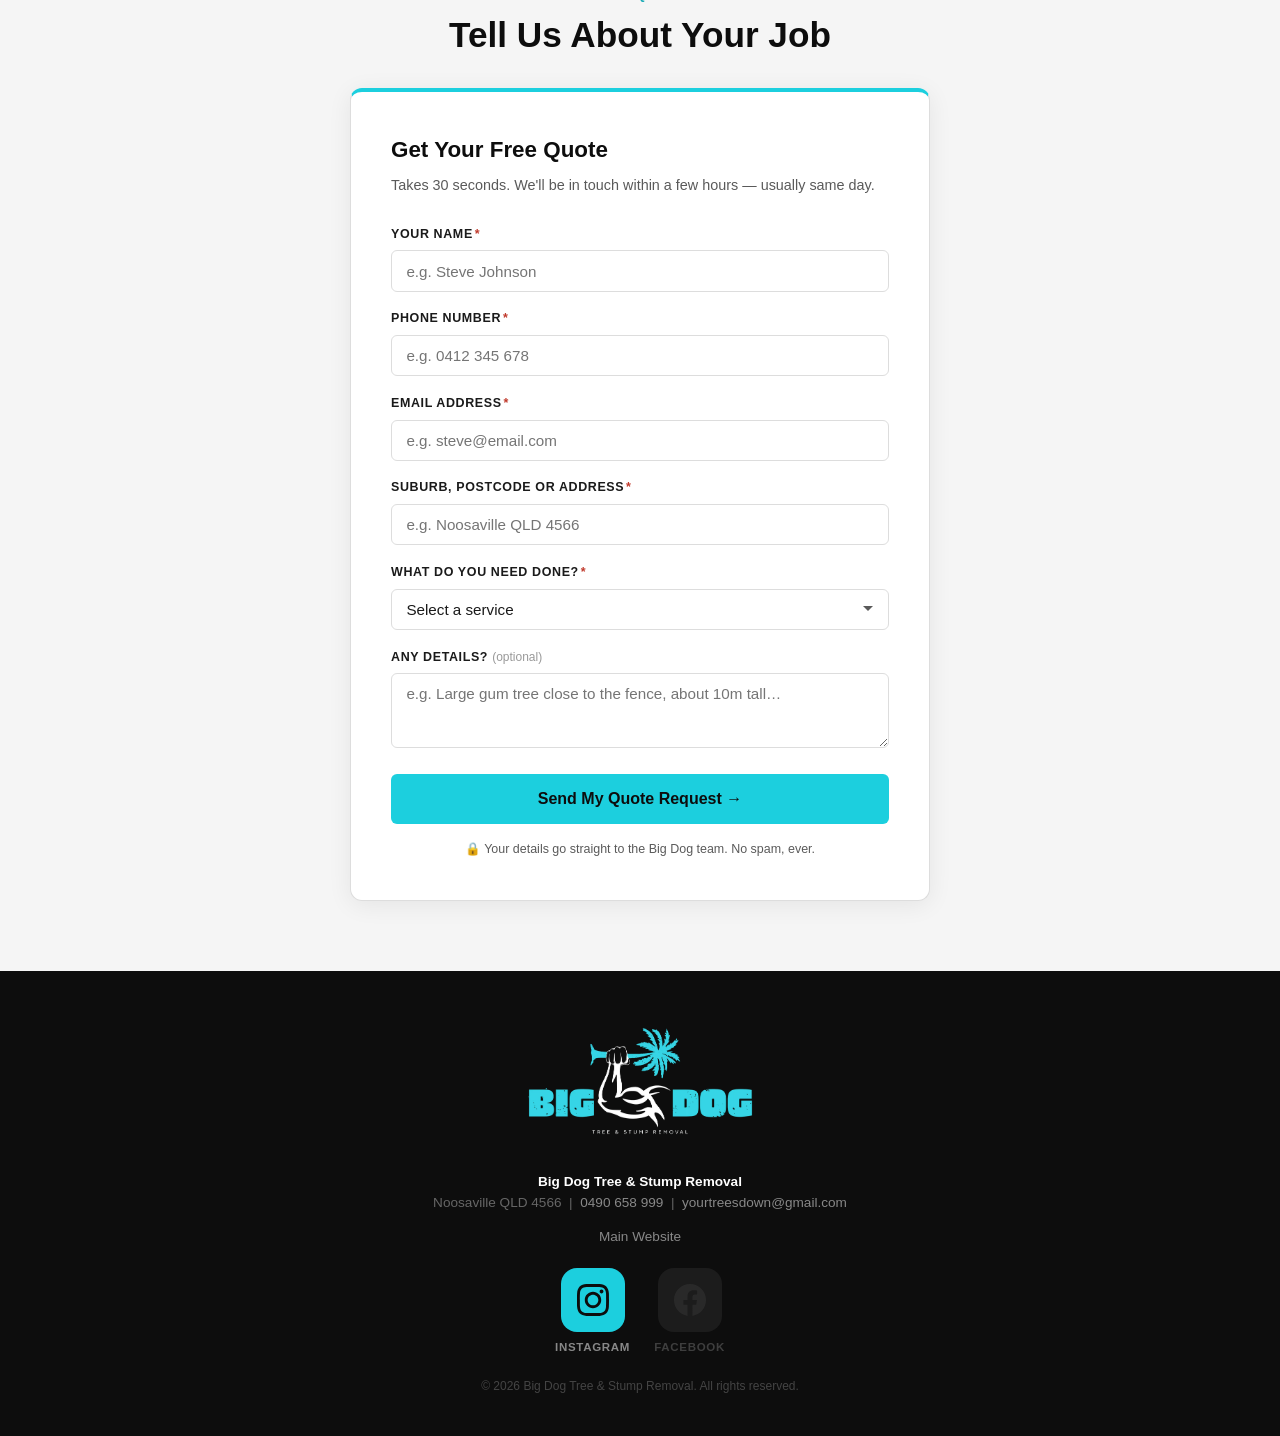
<file: landing-page.html>
<!DOCTYPE html>
<html lang="en">
<head>
  <meta charset="UTF-8" />
  <meta name="viewport" content="width=device-width, initial-scale=1.0" />
  <title>Big Dog Tree &amp; Stump Removal — Free Quote, Noosa &amp; Sunshine Coast</title>
  <meta name="description" content="25+ years experience. Tree removal, stump grinding &amp; land clearing across Noosa &amp; the Sunshine Coast. Call for a free quote today." />
  <meta name="robots" content="noindex" />

  <!-- OG / Facebook -->
  <meta property="og:title" content="Big Dog Tree &amp; Stump Removal — Free Quote" />
  <meta property="og:description" content="Dangerous trees, stubborn stumps, land clearing. 25+ years local experience. Free quote — call 0490 658 999." />
  <meta property="og:image" content="og-image-1200x630.png" />
  <meta property="og:type" content="website" />

  <style>
    *, *::before, *::after { box-sizing: border-box; margin: 0; padding: 0; }

    :root {
      --black:      #0d0d0d;
      --black-soft: #1a1a1a;
      --cyan:       #1ccfde;
      --cyan-dk:    #14a8b4;
      --cyan-lite:  #e6fafb;
      --white:      #ffffff;
      --off-white:  #f5f5f5;
      --text:       #1a1a1a;
      --muted:      #5a5a5a;
      --border:     #ddd;
      --invalid:    #c0392b;
      --radius:     6px;
    }

    html { scroll-behavior: smooth; }
    body {
      font-family: -apple-system, BlinkMacSystemFont, 'Segoe UI', sans-serif;
      font-size: 16px;
      color: var(--text);
      background: var(--white);
      line-height: 1.6;
    }

    img { display: block; max-width: 100%; }
    a { color: inherit; }

    /* ── BUTTONS ── */
    .btn {
      display: inline-block;
      font-size: .95rem;
      font-weight: 700;
      text-decoration: none;
      border: none;
      border-radius: var(--radius);
      cursor: pointer;
      transition: background .15s, transform .1s;
      text-align: center;
    }
    .btn:active { transform: scale(.98); }
    .btn-cyan {
      background: var(--cyan);
      color: var(--black);
      padding: .85rem 2rem;
    }
    .btn-cyan:hover { background: var(--cyan-dk); color: var(--white); }
    .btn-outline-white {
      background: transparent;
      color: var(--white);
      border: 2px solid var(--white);
      padding: .8rem 2rem;
    }
    .btn-outline-white:hover { background: rgba(255,255,255,.1); }
    .btn-full { display: block; width: 100%; }

    /* ── STICKY MOBILE CTA ── */
    .sticky-call {
      display: none;
      position: fixed;
      bottom: 0; left: 0; right: 0;
      z-index: 100;
      background: var(--cyan);
      color: var(--black);
      text-align: center;
      font-weight: 800;
      font-size: 1.05rem;
      padding: 1rem;
      text-decoration: none;
      box-shadow: 0 -2px 12px rgba(0,0,0,.25);
    }
    @media (max-width: 767px) {
      .sticky-call { display: block; }
      body { padding-bottom: 60px; }
    }

    /* ── SITE HEADER ── */
    .site-header {
      background: var(--black);
      padding: 14px 20px;
    }
    .site-header-inner {
      max-width: 1080px;
      margin: 0 auto;
      display: flex;
      align-items: center;
      justify-content: space-between;
      gap: 1rem;
    }
    .site-logo { height: 100px; width: auto; }
    .header-contact {
      text-align: right;
      line-height: 1.3;
    }
    .header-contact a {
      font-size: 1.3rem;
      font-weight: 900;
      color: var(--cyan);
      text-decoration: none;
      display: block;
    }
    .header-contact span {
      font-size: .78rem;
      color: #666;
    }
    @media (max-width: 480px) {
      .site-logo { height: 72px; }
      .header-contact a { font-size: 1.05rem; }
    }

    /* ── HERO ── */
    .hero {
      background: var(--black);
      color: var(--white);
      padding: 70px 20px 90px;
    }
    .hero-inner {
      max-width: 1080px;
      margin: 0 auto;
      display: grid;
      grid-template-columns: 1fr 1fr;
      gap: 60px;
      align-items: center;
    }
    @media (max-width: 767px) {
      .hero-inner { grid-template-columns: 1fr; gap: 40px; }
    }

    .hero-eyebrow {
      font-size: .8rem;
      font-weight: 700;
      letter-spacing: .12em;
      text-transform: uppercase;
      color: var(--cyan);
      margin-bottom: .75rem;
    }
    .hero h1 {
      font-size: clamp(2rem, 4vw, 3rem);
      font-weight: 900;
      line-height: 1.1;
      margin-bottom: 1rem;
    }
    .hero h1 em {
      font-style: normal;
      color: var(--cyan);
    }
    .hero-sub {
      font-size: 1.05rem;
      color: #aaa;
      margin-bottom: 2rem;
      line-height: 1.65;
    }
    .hero-ctas {
      display: flex;
      gap: 1rem;
      flex-wrap: wrap;
    }

    .hero-photo {
      border-radius: 10px;
      aspect-ratio: 4/3;
      overflow: hidden;
    }
    .hero-photo img {
      width: 100%;
      height: 100%;
      object-fit: cover;
      border-radius: 10px;
    }

    /* ── TRUST BAR ── */
    .trust {
      background: var(--cyan);
      color: var(--black);
      padding: 16px 20px;
    }
    .trust-inner {
      max-width: 1080px;
      margin: 0 auto;
      display: flex;
      gap: 2rem;
      justify-content: center;
      flex-wrap: wrap;
    }
    .trust-item {
      font-size: .88rem;
      font-weight: 800;
      display: flex;
      align-items: center;
      gap: .4rem;
    }

    /* ── SECTION WRAPPER ── */
    .section { padding: 70px 20px; }
    .section-inner { max-width: 1080px; margin: 0 auto; }
    .section-label {
      font-size: .75rem;
      font-weight: 800;
      letter-spacing: .14em;
      text-transform: uppercase;
      color: var(--cyan-dk);
      margin-bottom: .6rem;
    }
    .section-title {
      font-size: clamp(1.6rem, 3vw, 2.2rem);
      font-weight: 900;
      line-height: 1.15;
      color: var(--black);
      margin-bottom: 1rem;
    }
    .section-sub {
      font-size: 1.05rem;
      color: var(--muted);
      max-width: 580px;
      margin-bottom: 2.5rem;
    }

    /* ── SERVICES ── */
    .services { background: var(--off-white); }
    .services-grid {
      display: grid;
      grid-template-columns: repeat(3, 1fr);
      gap: 1.5rem;
    }
    @media (max-width: 767px) {
      .services-grid { grid-template-columns: 1fr; }
    }
    .service-card {
      background: var(--white);
      border: 1px solid var(--border);
      border-top: 3px solid var(--cyan);
      border-radius: 10px;
      padding: 1.75rem 1.5rem;
    }
    .service-icon {
      font-size: 2rem;
      margin-bottom: .75rem;
      line-height: 1;
    }
    .service-card h3 {
      font-size: 1.05rem;
      font-weight: 800;
      color: var(--black);
      margin-bottom: .5rem;
    }
    .service-card p {
      font-size: .9rem;
      color: var(--muted);
      line-height: 1.55;
    }

    /* ── GALLERY ── */
    .gallery-grid {
      display: grid;
      grid-template-columns: repeat(3, 1fr);
      gap: 1rem;
      margin-bottom: 2.5rem;
    }
    @media (max-width: 600px) {
      .gallery-grid { grid-template-columns: repeat(2, 1fr); }
    }
    .gallery-photo {
      background: #eee;
      border: 2px dashed var(--border);
      border-radius: 8px;
      aspect-ratio: 1;
      display: flex;
      align-items: center;
      justify-content: center;
      font-size: .75rem;
      color: var(--muted);
      text-align: center;
      padding: .5rem;
      overflow: hidden;
    }
    .gallery-photo img {
      width: 100%; height: 100%;
      object-fit: cover;
      border-radius: 6px;
    }

    /* ── WHY US ── */
    .whyus { background: var(--black); color: var(--white); }
    .whyus .section-label { color: var(--cyan); }
    .whyus .section-title { color: var(--white); }
    .whyus .section-sub { color: #888; }
    .why-grid {
      display: grid;
      grid-template-columns: repeat(auto-fit, minmax(220px, 1fr));
      gap: 1.5rem;
    }
    .why-item {
      background: #1a1a1a;
      border: 1px solid #2a2a2a;
      border-top: 3px solid var(--cyan);
      border-radius: 10px;
      padding: 1.5rem;
    }
    .why-item h3 {
      font-size: 1rem;
      font-weight: 800;
      margin-bottom: .4rem;
      color: var(--white);
    }
    .why-item p {
      font-size: .875rem;
      color: #888;
      line-height: 1.55;
    }

    /* ── FORM ── */
    .form-section { background: var(--off-white); }
    .form-card {
      background: var(--white);
      border: 1px solid var(--border);
      border-top: 4px solid var(--cyan);
      border-radius: 12px;
      padding: 2.5rem;
      max-width: 580px;
      margin: 0 auto;
      box-shadow: 0 4px 24px rgba(0,0,0,.07);
    }
    .form-card h3 {
      font-size: 1.4rem;
      font-weight: 900;
      color: var(--black);
      margin-bottom: .4rem;
    }
    .form-card .form-sub {
      font-size: .9rem;
      color: var(--muted);
      margin-bottom: 1.75rem;
    }
    .form-row { margin-bottom: 1.1rem; }
    .form-row label {
      display: block;
      font-size: .78rem;
      font-weight: 700;
      color: var(--text);
      margin-bottom: .35rem;
      text-transform: uppercase;
      letter-spacing: .05em;
    }
    .req { color: var(--invalid); margin-left: .15em; }
    .form-row input,
    .form-row select,
    .form-row textarea {
      width: 100%;
      padding: .7rem .9rem;
      border: 1.5px solid var(--border);
      border-radius: var(--radius);
      font-size: .95rem;
      font-family: inherit;
      color: var(--text);
      background: var(--white);
      transition: border-color .15s;
      appearance: none;
      -webkit-appearance: none;
    }
    .form-row select {
      background-image: url("data:image/svg+xml,%3Csvg xmlns='http://www.w3.org/2000/svg' width='12' height='8' viewBox='0 0 12 8'%3E%3Cpath fill='%235a5a5a' d='M1 1l5 5 5-5'/%3E%3C/svg%3E");
      background-repeat: no-repeat;
      background-position: right .9rem center;
      padding-right: 2.2rem;
    }
    .form-row input:focus,
    .form-row select:focus,
    .form-row textarea:focus {
      outline: none;
      border-color: var(--cyan);
    }
    .form-row input.bd-invalid,
    .form-row select.bd-invalid,
    .form-row textarea.bd-invalid {
      border-color: var(--invalid);
    }
    .bd-field-error {
      display: none;
      font-size: .78rem;
      color: var(--invalid);
      font-weight: 600;
      margin-top: .3rem;
    }
    .bd-field-error.bd-visible { display: block; }
    .form-privacy {
      font-size: .78rem;
      color: var(--muted);
      text-align: center;
      margin-top: 1rem;
    }
    .form-success {
      display: none;
      text-align: center;
      padding: 2.5rem 1rem;
    }
    .form-success.bd-visible { display: block; }
    .form-success .fs-icon { font-size: 3rem; display: block; margin-bottom: 1rem; }
    .form-success h3 { font-size: 1.4rem; font-weight: 900; color: var(--black); margin-bottom: .5rem; }
    .form-success p { color: var(--muted); }

    /* ── FOOTER ── */
    .footer {
      background: var(--black);
      color: #666;
      text-align: center;
      padding: 2.5rem 20px;
      font-size: .85rem;
    }
    .footer-logo { height: 140px; width: auto; margin: 0 auto 1.25rem; }
    .footer strong { color: var(--white); }
    .footer a { color: #888; text-decoration: none; }
    .footer a:hover { color: var(--cyan); }
    .footer-links { margin-top: .75rem; display: flex; gap: 1.5rem; justify-content: center; flex-wrap: wrap; }
    .footer-socials { display: flex; gap: 1.5rem; margin-top: 1.25rem; justify-content: center; }
    .footer-socials a { display: flex; flex-direction: column; align-items: center; gap: .4rem; text-decoration: none; }
    .footer-socials a .social-icon { display: flex; align-items: center; justify-content: center; width: 64px; height: 64px; border-radius: 16px; background: var(--cyan); color: var(--black); transition: transform .15s, background .15s; }
    .footer-socials a svg { width: 32px; height: 32px; }
    .footer-socials a .social-label { font-size: .72rem; font-weight: 700; letter-spacing: .06em; text-transform: uppercase; color: #888; }
    .footer-socials a:hover .social-icon { background: var(--white); transform: translateY(-2px); }
    .footer-socials a[style*="opacity"] .social-icon { background: #333; color: #555; }
  </style>
</head>
<body>

<!-- STICKY MOBILE CALL BUTTON -->
<a class="sticky-call" href="tel:0490658999">📞 Free Quote — Call 0490 658 999</a>

<!-- ══ HEADER ══ -->
<header class="site-header">
  <div class="site-header-inner">
    <img src="images/logo.webp" width="711" height="400" alt="Big Dog Tree &amp; Stump Removal" class="site-logo" />
    <div class="header-contact">
      <a href="tel:0490658999">0490 658 999</a>
      <span>Free quotes · Noosa &amp; Sunshine Coast</span>
    </div>
  </div>
</header>

<!-- ══ HERO ══ -->
<section class="hero">
  <div class="hero-inner">
    <div class="hero-copy">
      <p class="hero-eyebrow">Noosa &amp; Sunshine Coast</p>
      <h1>Get That Tree <em>Gone.</em><br>Safe, Fast &amp; Fully Insured.</h1>
      <p class="hero-sub">Dangerous trees, stubborn stumps, overgrown land — we handle it all. Over 25 years of hands-on experience across Noosa and the Sunshine Coast. Free quotes, no obligation.</p>
      <div class="hero-ctas">
        <a href="tel:0490658999" class="btn btn-cyan">📞 Call 0490 658 999</a>
        <a href="#quote" class="btn btn-outline-white">Get a Free Quote</a>
      </div>
    </div>
    <div class="hero-photo">
      <img src="images/hero/hero-crane-removal.webp" alt="Big Dog crew performing crane-assisted tree removal — Noosa & Sunshine Coast" style="object-position:50% 42%" />
    </div>
  </div>
</section>

<!-- ══ TRUST BAR ══ -->
<div class="trust">
  <div class="trust-inner">
    <span class="trust-item">✅ 25+ Years Experience</span>
    <span class="trust-item">📍 Local — Noosa &amp; Sunshine Coast</span>
    <span class="trust-item">🆓 Free Quotes</span>
    <span class="trust-item">🛡️ Fully Insured</span>
  </div>
</div>

<!-- ══ SERVICES ══ -->
<section class="section services">
  <div class="section-inner">
    <p class="section-label">What We Do</p>
    <h2 class="section-title">Every Job, Done Right.</h2>
    <p class="section-sub">From a single backyard tree to full land clearing — we've got the gear and the experience to handle it.</p>

    <div class="services-grid">
      <div class="service-card">
        <div class="service-icon">🌳</div>
        <h3>Tree Removal</h3>
        <p>Safe removal of any size tree — including large, dangerous, or difficult-access trees. Fully insured, clean site guaranteed.</p>
      </div>
      <div class="service-card">
        <div class="service-icon">💨</div>
        <h3>Stump Grinding</h3>
        <p>Stubborn stumps gone for good. Grinding leaves no trace — ready to turf, pave, or plant over straight away.</p>
      </div>
      <div class="service-card">
        <div class="service-icon">🌾</div>
        <h3>Land Clearing</h3>
        <p>Large-scale clearing for rural blocks, development sites, and acreage. Efficient and cost-effective.</p>
      </div>
      <div class="service-card">
        <div class="service-icon">🌴</div>
        <h3>Palm Tree Removal</h3>
        <p>Palms are a specialty. Clean removal without the mess — we deal with the fronds, trunk, and root base.</p>
      </div>
      <div class="service-card">
        <div class="service-icon">🔥</div>
        <h3>Fire Prevention</h3>
        <p>Reduce bushfire risk with strategic clearing and hazard reduction work around your home or property.</p>
      </div>
      <div class="service-card">
        <div class="service-icon">🌿</div>
        <h3>Forestry Mulching</h3>
        <p>Turn vegetation into mulch in one pass — the most efficient way to clear land and suppress regrowth.</p>
      </div>
    </div>
  </div>
</section>

<!-- ══ WORK PHOTOS ══ -->
<section class="section">
  <div class="section-inner">
    <p class="section-label">Our Work</p>
    <h2 class="section-title">25 Years of Results.</h2>
    <p class="section-sub">We don't leave until the job's done and the site is clean. Here's some of what we've tackled.</p>

    <div class="gallery-grid">
      <div class="gallery-photo"><img loading="lazy" decoding="async" src="images/gallery/arborist-climbing.webp" alt="Arborist climbing for tree removal — Noosa" style="object-position:50% 60%" /></div>
      <div class="gallery-photo"><img loading="lazy" decoding="async" src="images/gallery/land-clearing-logs.webp" alt="Land clearing with CAT excavator — Sunshine Coast" /></div>
      <div class="gallery-photo"><img loading="lazy" decoding="async" src="images/gallery/stump-grinding.webp" alt="Stump grinding crew — Big Dog Tree Removal" /></div>
      <div class="gallery-photo"><img loading="lazy" decoding="async" src="images/gallery/team-excavator.webp" alt="Big Dog crew and excavator on site" style="object-position:50% 95%" /></div>
      <div class="gallery-photo"><img loading="lazy" decoding="async" src="images/gallery/land-clearing-action.webp" alt="Forestry mulching — land clearing Sunshine Coast" /></div>
      <div class="gallery-photo"><img loading="lazy" decoding="async" src="images/gallery/demolition-site.webp" alt="Big Dog Demolition branded CAT 315 excavator" /></div>
    </div>

    <div style="text-align:center">
      <a href="tel:0490658999" class="btn btn-cyan">Call for a Free Quote — 0490 658 999</a>
    </div>
  </div>
</section>

<!-- ══ WHY US ══ -->
<section class="section whyus">
  <div class="section-inner">
    <p class="section-label">Why Big Dog</p>
    <h2 class="section-title">We Show Up. We Clean Up. We're Done.</h2>
    <p class="section-sub">No subcontractors. No surprises. Just experienced locals who know what they're doing.</p>

    <div class="why-grid">
      <div class="why-item">
        <h3>25+ Years Hands-On</h3>
        <p>Not a franchise. Not a call centre. One experienced local crew who've handled every type of job across the Sunshine Coast.</p>
      </div>
      <div class="why-item">
        <h3>Fully Insured</h3>
        <p>Public liability covered. You're protected whether it's a backyard tree or a large commercial clearing job.</p>
      </div>
      <div class="why-item">
        <h3>Free Quotes</h3>
        <p>No charge to come out, assess the job, and give you a clear price. No obligation, no pressure.</p>
      </div>
      <div class="why-item">
        <h3>Site Left Clean</h3>
        <p>We remove all debris, chip or haul away timber, and leave your property tidy. No mess for you to deal with.</p>
      </div>
    </div>
  </div>
</section>

<!-- ══ QUOTE FORM ══ -->
<section class="section form-section" id="quote">
  <div class="section-inner">
    <div style="text-align:center; margin-bottom:2rem;">
      <p class="section-label">Free Quote</p>
      <h2 class="section-title" style="margin:0 auto;">Tell Us About Your Job</h2>
    </div>

    <div class="form-card">
      <h3>Get Your Free Quote</h3>
      <p class="form-sub">Takes 30 seconds. We'll be in touch within a few hours — usually same day.</p>

      <form id="bd-form" novalidate>
        <input type="text" name="_honey" style="display:none" tabindex="-1" autocomplete="off" />

        <div class="form-row">
          <label for="bd-name">Your Name<span class="req">*</span></label>
          <input type="text" id="bd-name" name="name" placeholder="e.g. Steve Johnson" required autocomplete="name" />
          <span class="bd-field-error" id="bd-name-err">Please enter your name.</span>
        </div>
        <div class="form-row">
          <label for="bd-phone">Phone Number<span class="req">*</span></label>
          <input type="tel" id="bd-phone" name="phone" placeholder="e.g. 0412 345 678" required autocomplete="tel" />
          <span class="bd-field-error" id="bd-phone-err">Please enter a valid Australian phone number.</span>
        </div>
        <div class="form-row">
          <label for="bd-email">Email Address<span class="req">*</span></label>
          <input type="email" id="bd-email" name="email" placeholder="e.g. steve@email.com" required autocomplete="email" />
          <span class="bd-field-error" id="bd-email-err">Please enter a valid email address.</span>
        </div>
        <div class="form-row">
          <label for="bd-suburb">Suburb, Postcode or Address<span class="req">*</span></label>
          <input type="text" id="bd-suburb" name="suburb" placeholder="e.g. Noosaville QLD 4566" required autocomplete="address-level2" />
          <span class="bd-field-error" id="bd-suburb-err">Please enter your suburb.</span>
        </div>
        <div class="form-row">
          <label for="bd-service">What Do You Need Done?<span class="req">*</span></label>
          <select id="bd-service" name="service" required>
            <option value="" disabled selected>Select a service</option>
            <option value="Tree removal">Tree removal</option>
            <option value="Stump grinding">Stump grinding</option>
            <option value="Land clearing">Land clearing</option>
            <option value="Palm tree removal">Palm tree removal</option>
            <option value="Fire prevention / hazard reduction">Fire prevention / hazard reduction</option>
            <option value="Forestry mulching">Forestry mulching</option>
            <option value="Garden mulch">Garden mulch</option>
            <option value="Multiple / not sure yet">Multiple / not sure yet</option>
          </select>
          <span class="bd-field-error" id="bd-service-err">Please select a service.</span>
        </div>
        <div class="form-row">
          <label for="bd-details">Any Details? <span style="font-weight:400;text-transform:none;letter-spacing:0;font-size:.75rem;color:#999">(optional)</span></label>
          <textarea id="bd-details" name="details" placeholder="e.g. Large gum tree close to the fence, about 10m tall…" rows="3"></textarea>
        </div>

        <button type="submit" class="btn btn-cyan btn-full" style="margin-top:.5rem;font-size:1rem;padding:1rem;">
          Send My Quote Request →
        </button>
        <p class="form-privacy">🔒 Your details go straight to the Big Dog team. No spam, ever.</p>
      </form>

      <div class="form-success" id="bd-form-success" aria-live="polite">
        <span class="fs-icon">✅</span>
        <h3>Quote request sent!</h3>
        <p>The Big Dog team will be in touch within a few hours. In a hurry? Call direct on <a href="tel:0490658999" style="color:var(--cyan-dk);font-weight:700;">0490 658 999</a>.</p>
      </div>
    </div>
  </div>
</section>

<!-- ══ FOOTER ══ -->
<footer class="footer">
  <img src="images/logo.webp" width="711" height="400" alt="Big Dog Tree &amp; Stump Removal" class="footer-logo" />
  <strong>Big Dog Tree &amp; Stump Removal</strong><br>
  Noosaville QLD 4566 &nbsp;|&nbsp; <a href="tel:0490658999">0490 658 999</a> &nbsp;|&nbsp; <a href="mailto:yourtreesdown@gmail.com">yourtreesdown@gmail.com</a>
  <div class="footer-links">
    <a href="https://bigdogtreeandstumpremoval.com/">Main Website</a>
  </div>
  <div class="footer-socials">
    <a href="https://www.instagram.com/bigdogtreeandstumpremoval/" target="_blank" rel="noopener" aria-label="Instagram">
      <span class="social-icon"><svg xmlns="http://www.w3.org/2000/svg" width="32" height="32" viewBox="0 0 24 24" fill="currentColor"><path d="M12 2.163c3.204 0 3.584.012 4.85.07 3.252.148 4.771 1.691 4.919 4.919.058 1.265.069 1.645.069 4.849 0 3.205-.012 3.584-.069 4.849-.149 3.225-1.664 4.771-4.919 4.919-1.266.058-1.644.07-4.85.07-3.204 0-3.584-.012-4.849-.07-3.26-.149-4.771-1.699-4.919-4.92-.058-1.265-.07-1.644-.07-4.849 0-3.204.013-3.583.07-4.849.149-3.227 1.664-4.771 4.919-4.919 1.266-.057 1.645-.069 4.849-.069zm0-2.163c-3.259 0-3.667.014-4.947.072-4.358.2-6.78 2.618-6.98 6.98-.059 1.281-.073 1.689-.073 4.948 0 3.259.014 3.668.072 4.948.2 4.358 2.618 6.78 6.98 6.98 1.281.058 1.689.072 4.948.072 3.259 0 3.668-.014 4.948-.072 4.354-.2 6.782-2.618 6.979-6.98.059-1.28.073-1.689.073-4.948 0-3.259-.014-3.667-.072-4.947-.196-4.354-2.617-6.78-6.979-6.98-1.281-.059-1.69-.073-4.949-.073zm0 5.838c-3.403 0-6.162 2.759-6.162 6.162s2.759 6.163 6.162 6.163 6.162-2.759 6.162-6.163c0-3.403-2.759-6.162-6.162-6.162zm0 10.162c-2.209 0-4-1.79-4-4 0-2.209 1.791-4 4-4s4 1.791 4 4c0 2.21-1.791 4-4 4zm6.406-11.845c-.796 0-1.441.645-1.441 1.44s.645 1.44 1.441 1.44c.795 0 1.439-.645 1.439-1.44s-.644-1.44-1.439-1.44z"/></svg></span>
      <span class="social-label">Instagram</span>
    </a>
    <!-- FACEBOOK: replace href="#" with your Facebook page URL once created -->
    <a href="#" aria-label="Facebook" style="opacity:.4;cursor:default">
      <span class="social-icon"><svg xmlns="http://www.w3.org/2000/svg" width="32" height="32" viewBox="0 0 24 24" fill="currentColor"><path d="M24 12.073c0-6.627-5.373-12-12-12s-12 5.373-12 12c0 5.99 4.388 10.954 10.125 11.854v-8.385H7.078v-3.47h3.047V9.43c0-3.007 1.792-4.669 4.533-4.669 1.312 0 2.686.235 2.686.235v2.953H15.83c-1.491 0-1.956.925-1.956 1.874v2.25h3.328l-.532 3.47h-2.796v8.385C19.612 23.027 24 18.062 24 12.073z"/></svg></span>
      <span class="social-label">Facebook</span>
    </a>
  </div>
  <p style="margin-top:1.25rem;font-size:.75rem;color:#444;">© 2026 Big Dog Tree &amp; Stump Removal. All rights reserved.</p>
</footer>

<script>
(function () {
  'use strict';

  var ENDPOINT = 'https://formsubmit.co/ajax/yourtreesdown@gmail.com';

  function validPhone(v) { return /^[\d\s\+\-\(\)]{8,15}$/.test(v.trim()); }
  function validEmail(v) { return /^[^\s@]+@[^\s@]+\.[^\s@]+$/.test(v.trim()); }

  var form    = document.getElementById('bd-form');
  var success = document.getElementById('bd-form-success');

  function check(el, errId, bad) {
    var err = document.getElementById(errId);
    if (bad) {
      el.classList.add('bd-invalid');
      if (err) err.classList.add('bd-visible');
    } else {
      el.classList.remove('bd-invalid');
      if (err) err.classList.remove('bd-visible');
    }
    return !bad;
  }

  /* Live blur validation for phone and email */
  var phone = form.querySelector('[name="phone"]');
  var email = form.querySelector('[name="email"]');

  phone.addEventListener('blur', function () {
    if (phone.value.trim()) check(phone, 'bd-phone-err', !validPhone(phone.value));
  });
  phone.addEventListener('input', function () {
    if (phone.classList.contains('bd-invalid')) check(phone, 'bd-phone-err', !validPhone(phone.value));
  });
  email.addEventListener('blur', function () {
    if (email.value.trim()) check(email, 'bd-email-err', !validEmail(email.value));
  });
  email.addEventListener('input', function () {
    if (email.classList.contains('bd-invalid')) check(email, 'bd-email-err', !validEmail(email.value));
  });

  form.addEventListener('submit', function (e) {
    e.preventDefault();

    var name    = form.querySelector('[name="name"]');
    var suburb  = form.querySelector('[name="suburb"]');
    var service = form.querySelector('[name="service"]');

    var ok = true;
    if (!check(name,    'bd-name-err',    !name.value.trim()))    ok = false;
    if (!check(phone,   'bd-phone-err',   !validPhone(phone.value))) ok = false;
    if (!check(email,   'bd-email-err',   !validEmail(email.value))) ok = false;
    if (!check(suburb,  'bd-suburb-err',  !suburb.value.trim()))  ok = false;
    if (!check(service, 'bd-service-err', !service.value))        ok = false;
    if (!ok) return;

    var btn  = form.querySelector('button[type="submit"]');
    var orig = btn.textContent;
    btn.disabled = true;
    btn.textContent = 'Sending…';

    var details = form.querySelector('[name="details"]');
    var data = new FormData();
    data.append('name',     name.value.trim());
    data.append('phone',    phone.value.trim());
    data.append('email',    email.value.trim());
    data.append('suburb',   suburb.value.trim());
    data.append('service',  service.value);
    data.append('details',  details ? details.value.trim() : '');
    data.append('_subject', 'New Quote Request — Big Dog Tree & Stump Removal');
    data.append('_captcha', 'false');

    fetch(ENDPOINT, { method: 'POST', body: data })
      .then(function (r) { return r.json(); })
      .then(function (json) {
        if (json.success === 'true' || json.success === true) {
          form.style.display = 'none';
          success.classList.add('bd-visible');
        } else {
          throw new Error('not ok');
        }
      })
      .catch(function () {
        btn.disabled = false;
        btn.textContent = orig;
        alert('Something went wrong — please try again or call 0490 658 999.');
      });
  });
})();
</script>

</body>
</html>
</file>
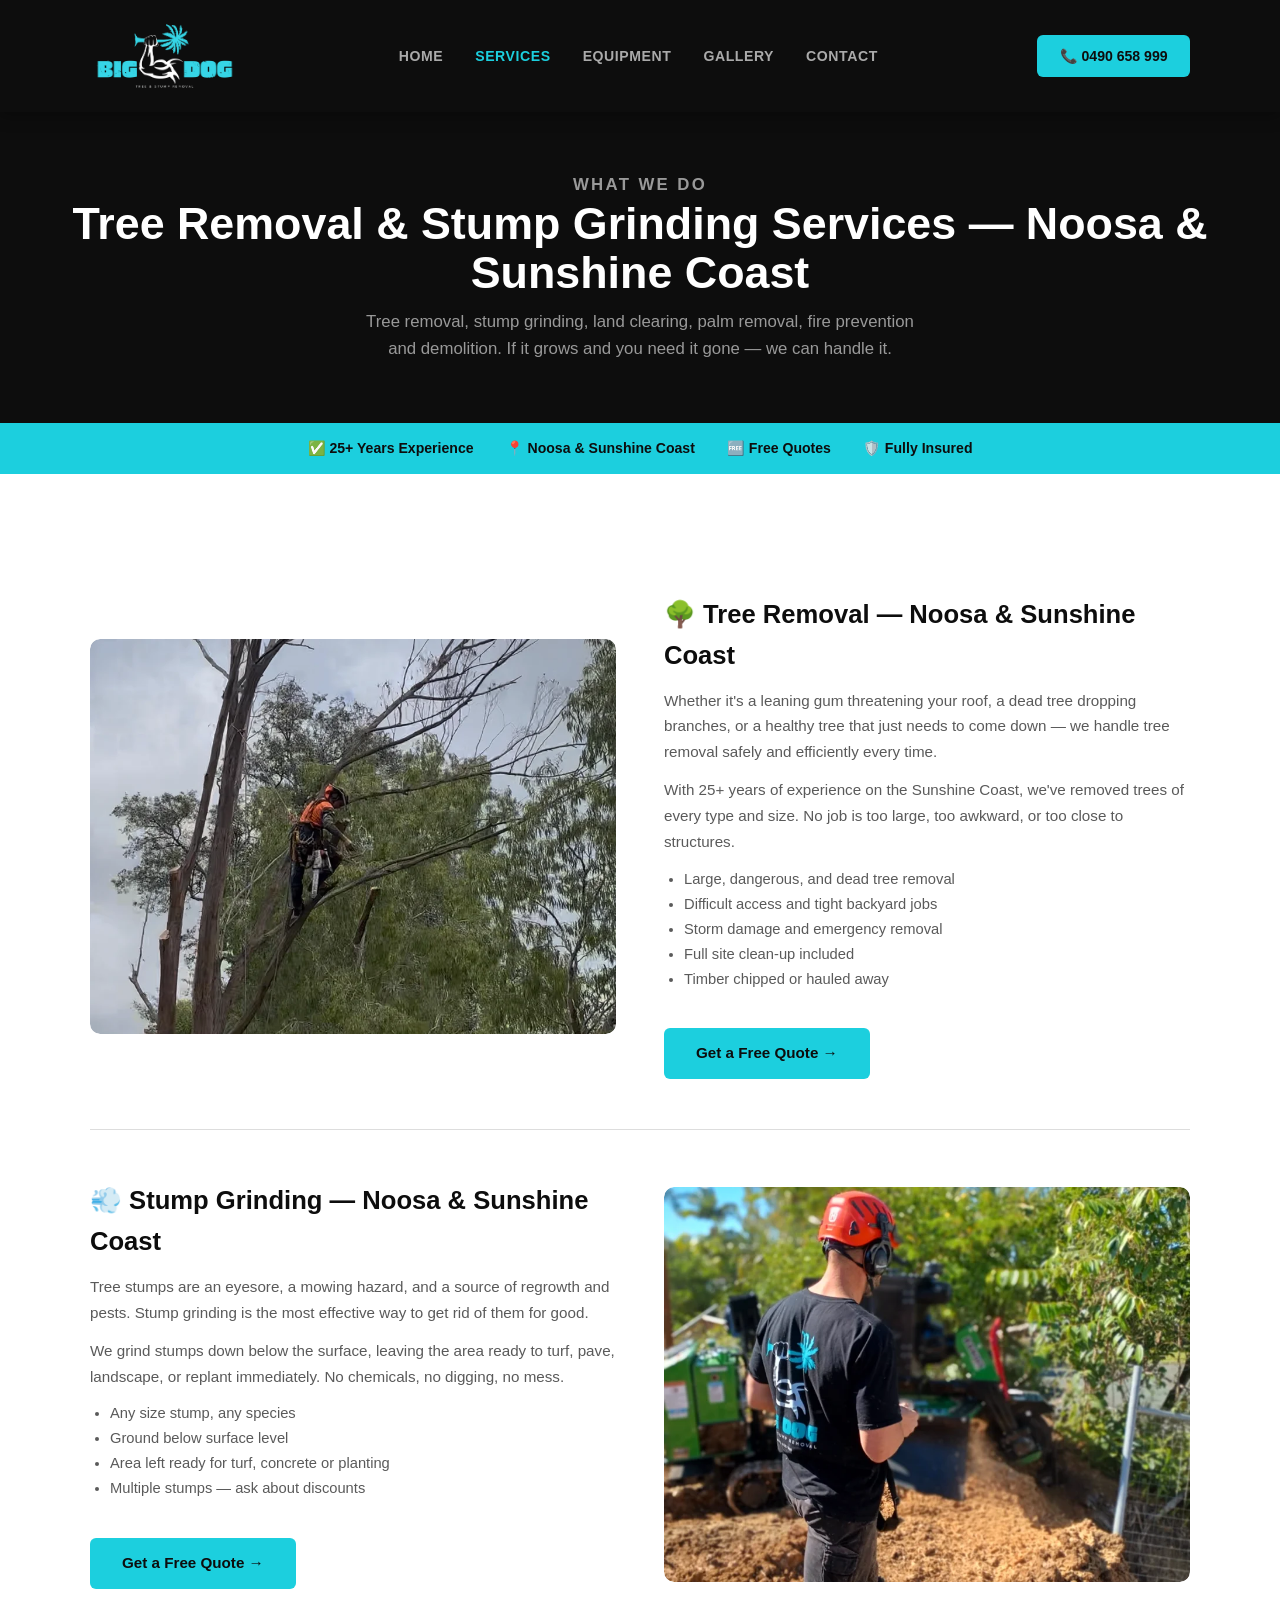
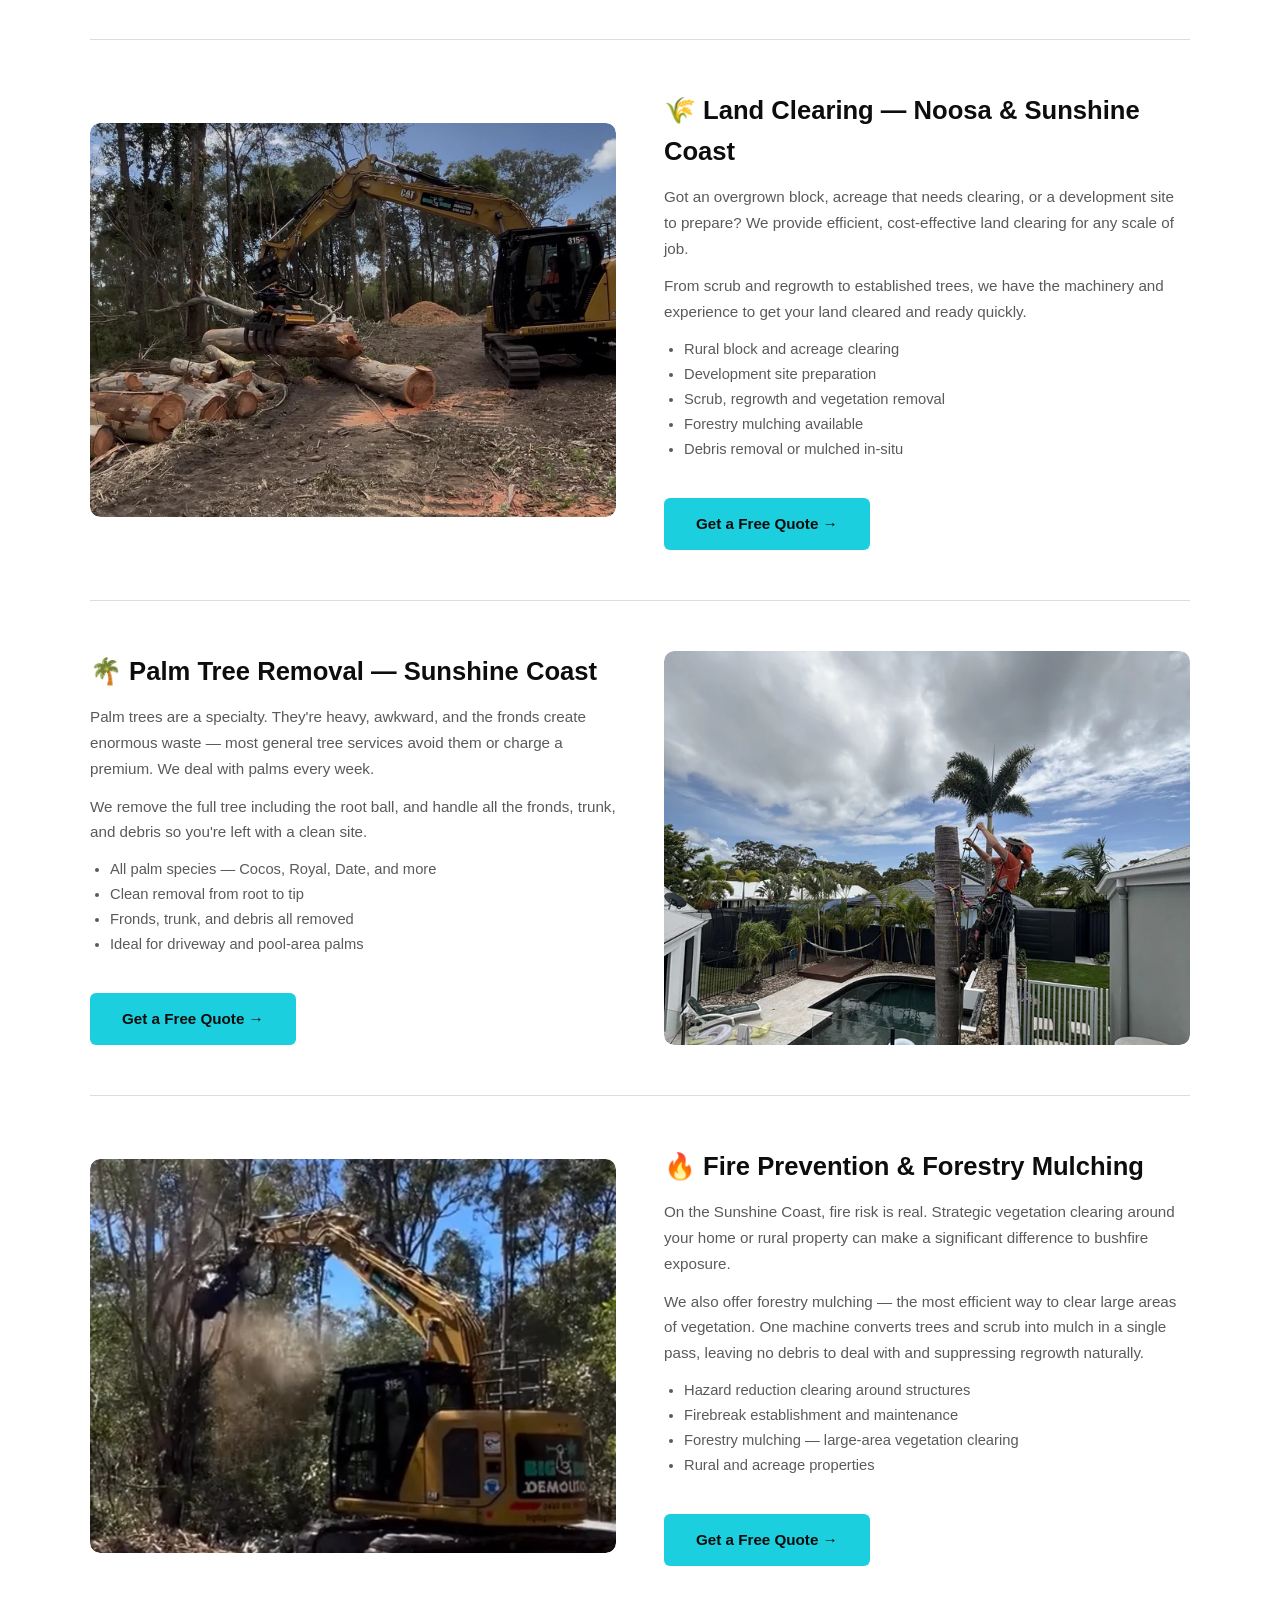
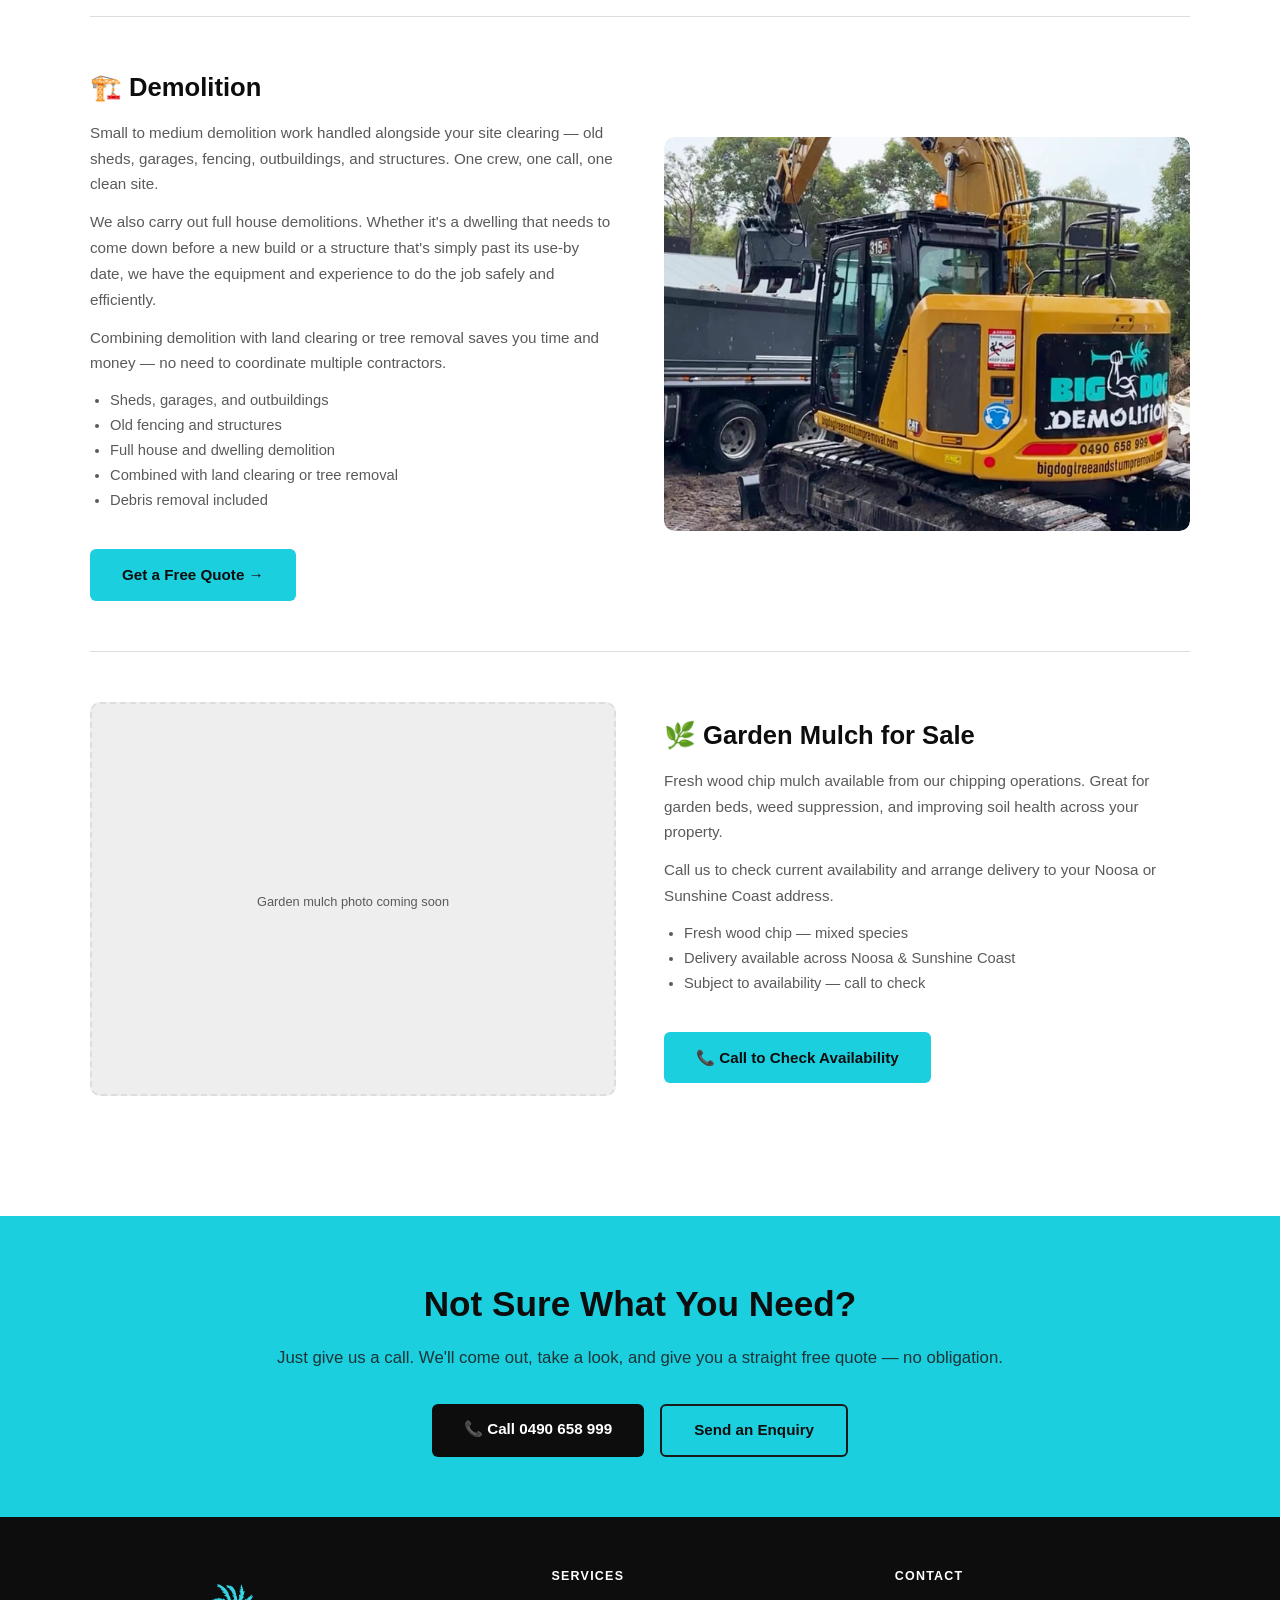
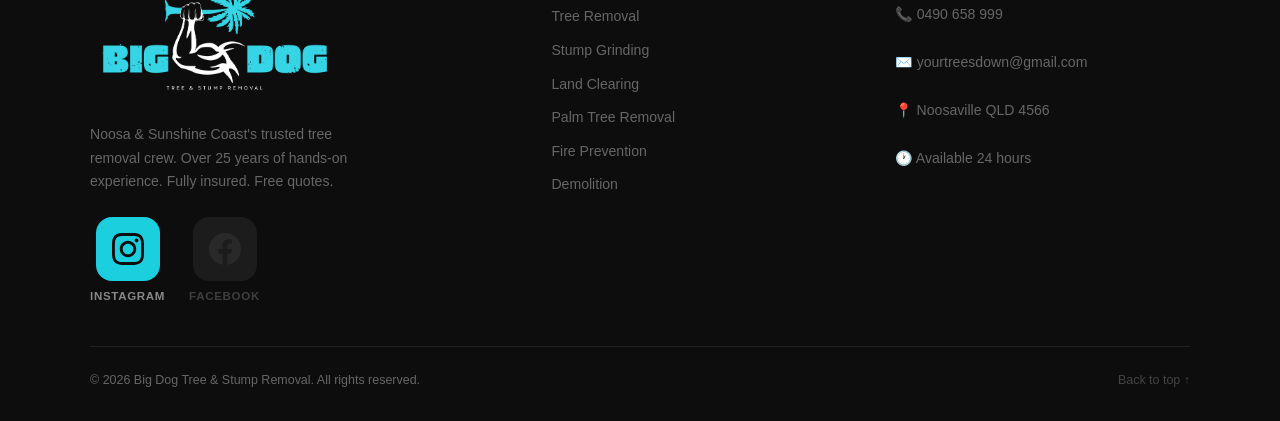
<file: services.html>
<!DOCTYPE html>
<html lang="en-AU">
<head>
  <meta charset="UTF-8" />
  <meta name="viewport" content="width=device-width, initial-scale=1.0" />

  <title>Tree Removal, Stump Grinding &amp; Land Clearing Noosa | Big Dog</title>
  <meta name="description" content="Tree removal, stump grinding, land clearing, palm removal, fire prevention, forestry mulching &amp; demolition across Noosa &amp; the Sunshine Coast. 25+ years experience. Free quotes." />
  <meta name="robots" content="index, follow" />
  <meta name="geo.region" content="AU-QLD" />
  <meta name="geo.placename" content="Noosaville" />
  <meta name="theme-color" content="#00c2c7" />
  <link rel="icon" type="image/png" sizes="32x32" href="images/favicon-32.png" />
  <link rel="apple-touch-icon" href="images/apple-touch-icon.png" />

  <link rel="canonical" href="https://bigdogtree.com.au/services.html" />

  <!-- Open Graph -->
  <meta property="og:type" content="website" />
  <meta property="og:url" content="https://bigdogtree.com.au/services.html" />
  <meta property="og:locale" content="en_AU" />
  <meta property="og:site_name" content="Big Dog Tree &amp; Stump Removal" />
  <meta property="og:title" content="Tree Removal, Stump Grinding &amp; Land Clearing Noosa | Big Dog" />
  <meta property="og:description" content="Tree removal, stump grinding, land clearing, palm removal, fire prevention &amp; demolition. Noosa &amp; Sunshine Coast. 25+ years. Free quotes." />
  <meta property="og:image" content="https://bigdogtree.com.au/og-image-1200x630.png" />
  <meta property="og:image:width" content="1200" />
  <meta property="og:image:height" content="630" />

  <!-- Twitter Card -->
  <meta name="twitter:card" content="summary_large_image" />
  <meta name="twitter:title" content="Tree Removal &amp; Stump Grinding Noosa | Big Dog" />
  <meta name="twitter:description" content="Tree removal, stump grinding, land clearing, palm removal &amp; demolition. Noosa &amp; Sunshine Coast. 25+ years. Free quotes." />
  <meta name="twitter:image" content="https://bigdogtree.com.au/og-image-1200x630.png" />

  <link rel="stylesheet" href="style.css" />

  <!-- Structured Data -->
  <script type="application/ld+json">
  {
    "@context": "https://schema.org",
    "@type": "HomeAndConstructionBusiness",
    "name": "Big Dog Tree & Stump Removal",
    "url": "https://bigdogtree.com.au",
    "logo": "https://bigdogtree.com.au/images/logo.webp",
    "sameAs": ["https://www.instagram.com/bigdogtreeandstumpremoval/"],
    "telephone": "+61490658999",
    "email": "yourtreesdown@gmail.com",
    "address": {
      "@type": "PostalAddress",
      "streetAddress": "23 Venture Dr",
      "addressLocality": "Noosaville",
      "addressRegion": "QLD",
      "postalCode": "4566",
      "addressCountry": "AU"
    },
    "geo": { "@type": "GeoCoordinates", "latitude": -26.394, "longitude": 153.073 },
    "areaServed": { "@type": "State", "name": "Queensland" }
  }
  </script>
  <script type="application/ld+json">
  {
    "@context": "https://schema.org",
    "@type": "BreadcrumbList",
    "itemListElement": [
      { "@type": "ListItem", "position": 1, "name": "Home", "item": "https://bigdogtree.com.au/" },
      { "@type": "ListItem", "position": 2, "name": "Services", "item": "https://bigdogtree.com.au/services.html" }
    ]
  }
  </script>
  <script type="application/ld+json">
  {
    "@context": "https://schema.org",
    "@type": "FAQPage",
    "mainEntity": [
      {
        "@type": "Question",
        "name": "How much does tree removal cost on the Sunshine Coast?",
        "acceptedAnswer": {
          "@type": "Answer",
          "text": "Tree removal costs vary depending on the size, species, location and access of the tree. We provide free, no-obligation quotes — call 0490 658 999 or fill out our contact form and we'll come out and give you a straight price."
        }
      },
      {
        "@type": "Question",
        "name": "Do I need a permit for tree removal in Noosa?",
        "acceptedAnswer": {
          "@type": "Answer",
          "text": "In the Noosa Shire, some trees are protected under council regulations and may require a permit before removal. We can advise you on this when we come out for your free quote, based on the tree species and your property type."
        }
      },
      {
        "@type": "Question",
        "name": "Do you clean up after tree removal?",
        "acceptedAnswer": {
          "@type": "Answer",
          "text": "Yes — always. We chip or haul away all timber and debris, and leave your site clean before we leave. No mess for you to deal with."
        }
      },
      {
        "@type": "Question",
        "name": "How long does stump grinding take?",
        "acceptedAnswer": {
          "@type": "Answer",
          "text": "Most single stumps take 30–60 minutes to grind. Larger stumps or multiple stumps take longer. We grind stumps below the surface so the area is ready to turf, pave or replant straight away."
        }
      },
      {
        "@type": "Question",
        "name": "Do you remove palm trees on the Sunshine Coast?",
        "acceptedAnswer": {
          "@type": "Answer",
          "text": "Yes — palm tree removal is a specialty for us. We remove all palm species including Cocos, Royal and Date palms, handling the fronds, trunk and root ball so you're left with a clean site."
        }
      },
      {
        "@type": "Question",
        "name": "Are you fully insured?",
        "acceptedAnswer": {
          "@type": "Answer",
          "text": "Yes. Big Dog Tree & Stump Removal carries full public liability insurance on every job — from single backyard trees to large commercial clearing."
        }
      }
    ]
  }
  </script>
</head>
<body>

<a class="sticky-call" href="tel:0490658999">📞 Free Quote — 0490 658 999</a>

<!-- ══ NAV ══ -->
<nav class="site-nav">
  <div class="nav-inner">
    <a href="index.html" class="nav-logo-link"><img src="images/logo.webp" width="711" height="400" alt="Big Dog Tree &amp; Stump Removal" class="nav-logo" /></a>
    <ul class="nav-links">
      <li><a href="index.html">Home</a></li>
      <li><a href="services.html" class="active">Services</a></li>
      <li><a href="equipment.html">Equipment</a></li>
      <li><a href="gallery.html">Gallery</a></li>
      <li><a href="contact.html">Contact</a></li>
    </ul>
    <div class="nav-cta"><a href="tel:0490658999" class="btn btn-cyan">📞 0490 658 999</a></div>
    <button class="nav-hamburger" aria-label="Menu" onclick="document.getElementById('mobile-nav').classList.toggle('open')">
      <span></span><span></span><span></span>
    </button>
  </div>
  <div class="nav-mobile" id="mobile-nav">
    <a href="index.html">Home</a>
    <a href="services.html" class="active">Services</a>
    <a href="equipment.html">Equipment</a>
    <a href="gallery.html">Gallery</a>
    <a href="contact.html">Contact</a>
    <a href="tel:0490658999" class="btn btn-cyan">📞 Call 0490 658 999</a>
  </div>
</nav>

<!-- ══ PAGE HERO ══ -->
<div class="page-hero">
  <p class="page-hero-eyebrow">What We Do</p>
  <h1>Tree Removal &amp; Stump Grinding Services — Noosa &amp; Sunshine Coast</h1>
  <p>Tree removal, stump grinding, land clearing, palm removal, fire prevention and demolition. If it grows and you need it gone — we can handle it.</p>
</div>

<div class="trust">
  <div class="trust-inner">
    <span class="trust-item">✅ 25+ Years Experience</span>
    <span class="trust-item">📍 Noosa &amp; Sunshine Coast</span>
    <span class="trust-item">🆓 Free Quotes</span>
    <span class="trust-item">🛡️ Fully Insured</span>
  </div>
</div>

<!-- ══ SERVICES DETAIL ══ -->
<section class="section">
  <div class="section-inner">

    <div class="service-detail" id="tree-removal">
      <div class="service-detail-photo">
        <img loading="lazy" decoding="async" src="images/gallery/arborist-climbing.webp" alt="Arborist climbing a tall dead tree for removal — Noosa" style="object-position:50% 60%" />
      </div>
      <div class="service-detail-copy">
        <h2>🌳 Tree Removal — Noosa &amp; Sunshine Coast</h2>
        <p>Whether it's a leaning gum threatening your roof, a dead tree dropping branches, or a healthy tree that just needs to come down — we handle tree removal safely and efficiently every time.</p>
        <p>With 25+ years of experience on the Sunshine Coast, we've removed trees of every type and size. No job is too large, too awkward, or too close to structures.</p>
        <ul>
          <li>Large, dangerous, and dead tree removal</li>
          <li>Difficult access and tight backyard jobs</li>
          <li>Storm damage and emergency removal</li>
          <li>Full site clean-up included</li>
          <li>Timber chipped or hauled away</li>
        </ul>
        <a href="contact.html" class="btn btn-cyan" style="margin-top:1.25rem;">Get a Free Quote →</a>
      </div>
    </div>

    <div class="service-detail reverse" id="stump-grinding">
      <div class="service-detail-photo">
        <img loading="lazy" decoding="async" src="images/gallery/stump-grinding.webp" alt="Stump grinding with Big Dog crew — Sunshine Coast" />
      </div>
      <div class="service-detail-copy">
        <h2>💨 Stump Grinding — Noosa &amp; Sunshine Coast</h2>
        <p>Tree stumps are an eyesore, a mowing hazard, and a source of regrowth and pests. Stump grinding is the most effective way to get rid of them for good.</p>
        <p>We grind stumps down below the surface, leaving the area ready to turf, pave, landscape, or replant immediately. No chemicals, no digging, no mess.</p>
        <ul>
          <li>Any size stump, any species</li>
          <li>Ground below surface level</li>
          <li>Area left ready for turf, concrete or planting</li>
          <li>Multiple stumps — ask about discounts</li>
        </ul>
        <a href="contact.html" class="btn btn-cyan" style="margin-top:1.25rem;">Get a Free Quote →</a>
      </div>
    </div>

    <div class="service-detail" id="land-clearing">
      <div class="service-detail-photo">
        <img loading="lazy" decoding="async" src="images/gallery/land-clearing-logs.webp" alt="CAT excavator with cleared logs — land clearing Sunshine Coast" />
      </div>
      <div class="service-detail-copy">
        <h2>🌾 Land Clearing — Noosa &amp; Sunshine Coast</h2>
        <p>Got an overgrown block, acreage that needs clearing, or a development site to prepare? We provide efficient, cost-effective land clearing for any scale of job.</p>
        <p>From scrub and regrowth to established trees, we have the machinery and experience to get your land cleared and ready quickly.</p>
        <ul>
          <li>Rural block and acreage clearing</li>
          <li>Development site preparation</li>
          <li>Scrub, regrowth and vegetation removal</li>
          <li>Forestry mulching available</li>
          <li>Debris removal or mulched in-situ</li>
        </ul>
        <a href="contact.html" class="btn btn-cyan" style="margin-top:1.25rem;">Get a Free Quote →</a>
      </div>
    </div>

    <div class="service-detail reverse" id="palm-removal">
      <div class="service-detail-photo">
        <img loading="lazy" decoding="async" src="images/gallery/palm-pool-removal.webp" alt="Arborist removing Royal palm over backyard pool — Noosa" style="object-position:50% 40%" />
      </div>
      <div class="service-detail-copy">
        <h2>🌴 Palm Tree Removal — Sunshine Coast</h2>
        <p>Palm trees are a specialty. They're heavy, awkward, and the fronds create enormous waste — most general tree services avoid them or charge a premium. We deal with palms every week.</p>
        <p>We remove the full tree including the root ball, and handle all the fronds, trunk, and debris so you're left with a clean site.</p>
        <ul>
          <li>All palm species — Cocos, Royal, Date, and more</li>
          <li>Clean removal from root to tip</li>
          <li>Fronds, trunk, and debris all removed</li>
          <li>Ideal for driveway and pool-area palms</li>
        </ul>
        <a href="contact.html" class="btn btn-cyan" style="margin-top:1.25rem;">Get a Free Quote →</a>
      </div>
    </div>

    <div class="service-detail" id="fire-prevention">
      <div class="service-detail-photo">
        <img loading="lazy" decoding="async" src="images/gallery/land-clearing-action.webp" alt="Excavator mulching during fire prevention clearing — Sunshine Coast" />
      </div>
      <div class="service-detail-copy">
        <h2>🔥 Fire Prevention &amp; Forestry Mulching</h2>
        <p>On the Sunshine Coast, fire risk is real. Strategic vegetation clearing around your home or rural property can make a significant difference to bushfire exposure.</p>
        <p>We also offer forestry mulching — the most efficient way to clear large areas of vegetation. One machine converts trees and scrub into mulch in a single pass, leaving no debris to deal with and suppressing regrowth naturally.</p>
        <ul>
          <li>Hazard reduction clearing around structures</li>
          <li>Firebreak establishment and maintenance</li>
          <li>Forestry mulching — large-area vegetation clearing</li>
          <li>Rural and acreage properties</li>
        </ul>
        <a href="contact.html" class="btn btn-cyan" style="margin-top:1.25rem;">Get a Free Quote →</a>
      </div>
    </div>

    <div class="service-detail reverse" id="demolition">
      <div class="service-detail-photo">
        <img loading="lazy" decoding="async" src="images/gallery/demolition-site.webp" alt="Big Dog Demolition branded CAT 315 excavator — demolition Noosa" />
      </div>
      <div class="service-detail-copy">
        <h2>🏗️ Demolition</h2>
        <p>Small to medium demolition work handled alongside your site clearing — old sheds, garages, fencing, outbuildings, and structures. One crew, one call, one clean site.</p>
        <p>We also carry out full house demolitions. Whether it's a dwelling that needs to come down before a new build or a structure that's simply past its use-by date, we have the equipment and experience to do the job safely and efficiently.</p>
        <p>Combining demolition with land clearing or tree removal saves you time and money — no need to coordinate multiple contractors.</p>
        <ul>
          <li>Sheds, garages, and outbuildings</li>
          <li>Old fencing and structures</li>
          <li>Full house and dwelling demolition</li>
          <li>Combined with land clearing or tree removal</li>
          <li>Debris removal included</li>
        </ul>
        <a href="contact.html" class="btn btn-cyan" style="margin-top:1.25rem;">Get a Free Quote →</a>
      </div>
    </div>

    <div class="service-detail" id="garden-mulch">
      <div class="service-detail-photo is-placeholder">
        <!-- PHOTO: <img src="garden-mulch.jpg" alt="Garden mulch for sale" /> -->
        <span style="font-size:.8rem;margin-top:.4rem;display:block">Garden mulch photo coming soon</span>
      </div>
      <div class="service-detail-copy">
        <h2>🌿 Garden Mulch for Sale</h2>
        <p>Fresh wood chip mulch available from our chipping operations. Great for garden beds, weed suppression, and improving soil health across your property.</p>
        <p>Call us to check current availability and arrange delivery to your Noosa or Sunshine Coast address.</p>
        <ul>
          <li>Fresh wood chip — mixed species</li>
          <li>Delivery available across Noosa &amp; Sunshine Coast</li>
          <li>Subject to availability — call to check</li>
        </ul>
        <a href="tel:0490658999" class="btn btn-cyan" style="margin-top:1.25rem;">📞 Call to Check Availability</a>
      </div>
    </div>

  </div>
</section>

<!-- ══ CTA BAND ══ -->
<div class="cta-band">
  <h2>Not Sure What You Need?</h2>
  <p>Just give us a call. We'll come out, take a look, and give you a straight free quote — no obligation.</p>
  <div class="cta-band-btns">
    <a href="tel:0490658999" class="btn btn-black">📞 Call 0490 658 999</a>
    <a href="contact.html" class="btn btn-outline-white" style="border-color:var(--black-soft);color:var(--black);">Send an Enquiry</a>
  </div>
</div>

<!-- ══ FOOTER ══ -->
<footer class="site-footer">
  <div class="footer-inner">
    <div class="footer-brand">
      <img src="images/logo.webp" width="711" height="400" alt="Big Dog Tree &amp; Stump Removal" />
      <p>Noosa &amp; Sunshine Coast's trusted tree removal crew. Over 25 years of hands-on experience. Fully insured. Free quotes.</p>
      <div class="footer-socials">
        <a href="https://www.instagram.com/bigdogtreeandstumpremoval/" target="_blank" rel="noopener" aria-label="Instagram">
          <span class="social-icon"><svg xmlns="http://www.w3.org/2000/svg" width="32" height="32" viewBox="0 0 24 24" fill="currentColor"><path d="M12 2.163c3.204 0 3.584.012 4.85.07 3.252.148 4.771 1.691 4.919 4.919.058 1.265.069 1.645.069 4.849 0 3.205-.012 3.584-.069 4.849-.149 3.225-1.664 4.771-4.919 4.919-1.266.058-1.644.07-4.85.07-3.204 0-3.584-.012-4.849-.07-3.26-.149-4.771-1.699-4.919-4.92-.058-1.265-.07-1.644-.07-4.849 0-3.204.013-3.583.07-4.849.149-3.227 1.664-4.771 4.919-4.919 1.266-.057 1.645-.069 4.849-.069zm0-2.163c-3.259 0-3.667.014-4.947.072-4.358.2-6.78 2.618-6.98 6.98-.059 1.281-.073 1.689-.073 4.948 0 3.259.014 3.668.072 4.948.2 4.358 2.618 6.78 6.98 6.98 1.281.058 1.689.072 4.948.072 3.259 0 3.668-.014 4.948-.072 4.354-.2 6.782-2.618 6.979-6.98.059-1.28.073-1.689.073-4.948 0-3.259-.014-3.667-.072-4.947-.196-4.354-2.617-6.78-6.979-6.98-1.281-.059-1.69-.073-4.949-.073zm0 5.838c-3.403 0-6.162 2.759-6.162 6.162s2.759 6.163 6.162 6.163 6.162-2.759 6.162-6.163c0-3.403-2.759-6.162-6.162-6.162zm0 10.162c-2.209 0-4-1.79-4-4 0-2.209 1.791-4 4-4s4 1.791 4 4c0 2.21-1.791 4-4 4zm6.406-11.845c-.796 0-1.441.645-1.441 1.44s.645 1.44 1.441 1.44c.795 0 1.439-.645 1.439-1.44s-.644-1.44-1.439-1.44z"/></svg></span>
          <span class="social-label">Instagram</span>
        </a>
        <!-- FACEBOOK: replace href="#" with your Facebook page URL once created -->
        <a href="#" aria-label="Facebook" style="opacity:.4;cursor:default">
          <span class="social-icon"><svg xmlns="http://www.w3.org/2000/svg" width="32" height="32" viewBox="0 0 24 24" fill="currentColor"><path d="M24 12.073c0-6.627-5.373-12-12-12s-12 5.373-12 12c0 5.99 4.388 10.954 10.125 11.854v-8.385H7.078v-3.47h3.047V9.43c0-3.007 1.792-4.669 4.533-4.669 1.312 0 2.686.235 2.686.235v2.953H15.83c-1.491 0-1.956.925-1.956 1.874v2.25h3.328l-.532 3.47h-2.796v8.385C19.612 23.027 24 18.062 24 12.073z"/></svg></span>
          <span class="social-label">Facebook</span>
        </a>
      </div>
    </div>
    <div class="footer-col">
      <h4>Services</h4>
      <ul>
        <li><a href="#tree-removal">Tree Removal</a></li>
        <li><a href="#stump-grinding">Stump Grinding</a></li>
        <li><a href="#land-clearing">Land Clearing</a></li>
        <li><a href="#palm-removal">Palm Tree Removal</a></li>
        <li><a href="#fire-prevention">Fire Prevention</a></li>
        <li><a href="#demolition">Demolition</a></li>
      </ul>
    </div>
    <div class="footer-col">
      <h4>Contact</h4>
      <p>
        📞 <a href="tel:0490658999">0490 658 999</a><br><br>
        ✉️ <a href="mailto:yourtreesdown@gmail.com">yourtreesdown@gmail.com</a><br><br>
        📍 Noosaville QLD 4566<br><br>
        🕐 Available 24 hours
      </p>
    </div>
  </div>
  <div class="footer-bottom">
    <span>© 2026 Big Dog Tree &amp; Stump Removal. All rights reserved.</span>
    <a href="#" style="color:#444;">Back to top ↑</a>
  </div>
</footer>

</body>
</html>
</file>
<file: style.css>
/* ── RESET & VARIABLES ── */
*, *::before, *::after { box-sizing: border-box; margin: 0; padding: 0; }

:root {
  --black:      #0d0d0d;
  --black-soft: #1a1a1a;
  --cyan:       #1ccfde;
  --cyan-dk:    #14a8b4;
  --cyan-lite:  #e6fafb;
  --white:      #ffffff;
  --off-white:  #f5f5f5;
  --text:       #1a1a1a;
  --muted:      #5a5a5a;
  --border:     #ddd;
  --invalid:    #c0392b;
  --radius:     6px;
  --nav-h:      112px;
}

html { scroll-behavior: smooth; }
body {
  font-family: -apple-system, BlinkMacSystemFont, 'Segoe UI', sans-serif;
  font-size: 16px;
  color: var(--text);
  background: var(--white);
  line-height: 1.6;
}
img { display: block; max-width: 100%; }
a { color: inherit; text-decoration: none; }

/* ── BUTTONS ── */
.btn {
  display: inline-block;
  font-size: .95rem;
  font-weight: 700;
  border: none;
  border-radius: var(--radius);
  cursor: pointer;
  transition: background .15s, color .15s, transform .1s;
  text-align: center;
  text-decoration: none;
}
.btn:active { transform: scale(.98); }
.btn-cyan { background: var(--cyan); color: var(--black); padding: .85rem 2rem; }
.btn-cyan:hover { background: var(--cyan-dk); color: var(--white); }
.btn-black { background: var(--black); color: var(--white); padding: .85rem 2rem; }
.btn-black:hover { background: #222; }
.btn-outline-white { background: transparent; color: var(--white); border: 2px solid var(--white); padding: .8rem 2rem; }
.btn-outline-white:hover { background: rgba(255,255,255,.1); }
.btn-full { display: block; width: 100%; }

/* ── NAV ── */
.site-nav {
  position: sticky;
  top: 0;
  z-index: 200;
  background: var(--black);
  display: flex;
  align-items: center;
  padding: 14px 24px;
  box-shadow: 0 2px 16px rgba(0,0,0,.4);
}
.nav-inner {
  max-width: 1100px;
  width: 100%;
  margin: 0 auto;
  display: flex;
  align-items: center;
  justify-content: space-between;
  gap: 1rem;
}
.nav-logo-link { flex-shrink: 0; line-height: 0; }
.nav-logo { height: 84px; width: auto; display: block; }
.nav-links {
  display: flex;
  align-items: center;
  gap: 2rem;
  list-style: none;
}
.nav-links a {
  font-size: .88rem;
  font-weight: 700;
  letter-spacing: .04em;
  text-transform: uppercase;
  color: #aaa;
  transition: color .15s;
}
.nav-links a:hover,
.nav-links a.active { color: var(--white); }
.nav-links a.active { color: var(--cyan); }
.nav-cta { flex-shrink: 0; }
.nav-cta a { font-size: .88rem; padding: .6rem 1.4rem; }

/* Hamburger */
.nav-hamburger {
  display: none;
  background: none;
  border: none;
  cursor: pointer;
  padding: .5rem;
  flex-direction: column;
  gap: 5px;
}
.nav-hamburger span {
  display: block;
  width: 24px;
  height: 2px;
  background: var(--white);
  transition: all .25s;
}
.nav-mobile {
  display: none;
  position: absolute;
  top: var(--nav-h);
  left: 0; right: 0;
  background: #111;
  border-top: 1px solid #222;
  padding: 1.5rem 24px;
  flex-direction: column;
  gap: 1rem;
}
.nav-mobile.open { display: flex; }
.nav-mobile a {
  font-size: 1rem;
  font-weight: 700;
  color: #aaa;
  text-transform: uppercase;
  letter-spacing: .05em;
  padding: .5rem 0;
  border-bottom: 1px solid #222;
}
.nav-mobile a:hover,
.nav-mobile a.active { color: var(--cyan); }
.nav-mobile .btn { width: 100%; text-align: center; margin-top: .5rem; }

@media (max-width: 767px) {
  .nav-links, .nav-cta { display: none; }
  .nav-hamburger { display: flex; }
  .site-nav { position: sticky; }
  .nav-logo { height: 64px; width: auto; }
  :root { --nav-h: 92px; }
}

/* ── STICKY MOBILE CALL ── */
.sticky-call {
  display: none;
  position: fixed;
  bottom: 0; left: 0; right: 0;
  z-index: 100;
  background: var(--cyan);
  color: var(--black);
  text-align: center;
  font-weight: 800;
  font-size: 1rem;
  padding: .9rem;
  text-decoration: none;
  box-shadow: 0 -2px 12px rgba(0,0,0,.25);
}
@media (max-width: 767px) {
  .sticky-call { display: block; }
  body { padding-bottom: 56px; }
}

/* ── TRUST BAR ── */
.trust { background: var(--cyan); color: var(--black); padding: 14px 20px; }
.trust-inner {
  max-width: 1100px;
  margin: 0 auto;
  display: flex;
  gap: 2rem;
  justify-content: center;
  flex-wrap: wrap;
}
.trust-item { font-size: .88rem; font-weight: 800; display: flex; align-items: center; gap: .4rem; }

/* ── PAGE HERO (inner pages) ── */
.page-hero {
  background: var(--black);
  color: var(--white);
  padding: 60px 24px;
  text-align: center;
}
.page-hero-eyebrow {
  font-size: .75rem;
  font-weight: 800;
  letter-spacing: .14em;
  text-transform: uppercase;
  color: var(--cyan);
  margin-bottom: .6rem;
}
.page-hero h1 {
  font-size: clamp(1.8rem, 4vw, 2.8rem);
  font-weight: 900;
  line-height: 1.1;
  margin-bottom: .75rem;
}
.page-hero p {
  font-size: 1.05rem;
  color: #999;
  max-width: 560px;
  margin: 0 auto;
}

/* ── SECTION WRAPPERS ── */
.section { padding: 70px 24px; }
.section-inner { max-width: 1100px; margin: 0 auto; }
.section-label {
  font-size: .75rem;
  font-weight: 800;
  letter-spacing: .14em;
  text-transform: uppercase;
  color: var(--cyan-dk);
  margin-bottom: .6rem;
}
.section-title {
  font-size: clamp(1.6rem, 3vw, 2.2rem);
  font-weight: 900;
  line-height: 1.15;
  color: var(--black);
  margin-bottom: 1rem;
}
.section-sub {
  font-size: 1.05rem;
  color: var(--muted);
  max-width: 580px;
  margin-bottom: 2.5rem;
  line-height: 1.65;
}
.section-center { text-align: center; }
.section-center .section-sub { margin-left: auto; margin-right: auto; }

/* dark section variant */
.section-dark { background: var(--black); }
.section-dark .section-label { color: var(--cyan); }
.section-dark .section-title { color: var(--white); }
.section-dark .section-sub { color: #888; }

/* ── SERVICE CARDS ── */
.services-grid {
  display: grid;
  grid-template-columns: repeat(3, 1fr);
  gap: 1.5rem;
}
@media (max-width: 900px) { .services-grid { grid-template-columns: repeat(2, 1fr); } }
@media (max-width: 560px) { .services-grid { grid-template-columns: 1fr; } }

.service-card {
  background: var(--white);
  border: 1px solid var(--border);
  border-top: 3px solid var(--cyan);
  border-radius: 10px;
  padding: 1.75rem 1.5rem;
  transition: box-shadow .2s;
}
.service-card:hover { box-shadow: 0 6px 24px rgba(0,0,0,.09); }
.service-icon { font-size: 2rem; margin-bottom: .75rem; line-height: 1; }
.service-card h3 { font-size: 1.05rem; font-weight: 800; color: var(--black); margin-bottom: .5rem; }
.service-card p { font-size: .9rem; color: var(--muted); line-height: 1.55; }
.service-card a.card-link {
  display: inline-block;
  margin-top: 1rem;
  font-size: .82rem;
  font-weight: 800;
  color: var(--cyan-dk);
  text-transform: uppercase;
  letter-spacing: .05em;
}
.service-card a.card-link:hover { color: var(--black); }

/* ── WHY GRID ── */
.why-grid {
  display: grid;
  grid-template-columns: repeat(auto-fit, minmax(220px, 1fr));
  gap: 1.5rem;
}
.why-item {
  background: #1a1a1a;
  border: 1px solid #2a2a2a;
  border-top: 3px solid var(--cyan);
  border-radius: 10px;
  padding: 1.5rem;
}
.why-item h3 { font-size: 1rem; font-weight: 800; color: var(--white); margin-bottom: .4rem; }
.why-item p { font-size: .875rem; color: #888; line-height: 1.55; }

/* ── TESTIMONIALS ── */
.testi-grid {
  display: grid;
  grid-template-columns: repeat(auto-fit, minmax(280px, 1fr));
  gap: 1.5rem;
}
.testi-card {
  background: var(--white);
  border: 1px solid var(--border);
  border-radius: 10px;
  padding: 1.75rem;
}
.testi-stars { color: var(--cyan); font-size: 1.1rem; margin-bottom: .75rem; letter-spacing: .1em; }
.testi-card blockquote { font-size: .95rem; color: var(--text); line-height: 1.65; margin-bottom: 1rem; font-style: italic; }
.testi-meta { display: flex; align-items: center; gap: .75rem; }
.testi-avatar {
  width: 40px; height: 40px;
  border-radius: 50%;
  background: var(--cyan-lite);
  border: 2px solid var(--cyan);
  display: flex; align-items: center; justify-content: center;
  font-size: .75rem; font-weight: 800; color: var(--cyan-dk);
  flex-shrink: 0;
}
.testi-name { font-size: .88rem; font-weight: 800; }
.testi-source { font-size: .78rem; color: var(--muted); }

/* ── GALLERY GRID ── */
.gallery-grid {
  display: grid;
  grid-template-columns: repeat(3, 1fr);
  gap: 1rem;
}
@media (max-width: 600px) { .gallery-grid { grid-template-columns: repeat(2, 1fr); } }

.gallery-photo {
  border-radius: 8px;
  aspect-ratio: 1;
  overflow: hidden;
}
.gallery-photo img { width: 100%; height: 100%; object-fit: cover; border-radius: 8px; }

/* ── CTA BAND ── */
.cta-band {
  background: var(--cyan);
  padding: 60px 24px;
  text-align: center;
}
.cta-band h2 { font-size: clamp(1.6rem, 3vw, 2.2rem); font-weight: 900; color: var(--black); margin-bottom: .75rem; }
.cta-band p { font-size: 1.05rem; color: var(--black-soft); margin-bottom: 2rem; opacity: .85; }
.cta-band-btns { display: flex; gap: 1rem; justify-content: center; flex-wrap: wrap; }

/* ── FORM ── */
.form-card {
  background: var(--white);
  border: 1px solid var(--border);
  border-top: 4px solid var(--cyan);
  border-radius: 12px;
  padding: 2.5rem;
  max-width: 600px;
  box-shadow: 0 4px 24px rgba(0,0,0,.07);
}
.form-card h3 { font-size: 1.4rem; font-weight: 900; color: var(--black); margin-bottom: .4rem; }
.form-sub { font-size: .9rem; color: var(--muted); margin-bottom: 1.75rem; }
.form-row { margin-bottom: 1.1rem; }
.form-row label {
  display: block;
  font-size: .78rem;
  font-weight: 700;
  color: var(--text);
  margin-bottom: .35rem;
  text-transform: uppercase;
  letter-spacing: .05em;
}
.req { color: var(--invalid); margin-left: .15em; }
.form-row input,
.form-row select,
.form-row textarea {
  width: 100%;
  padding: .7rem .9rem;
  border: 1.5px solid var(--border);
  border-radius: var(--radius);
  font-size: .95rem;
  font-family: inherit;
  color: var(--text);
  background: var(--white);
  transition: border-color .15s;
  appearance: none;
  -webkit-appearance: none;
}
.form-row select {
  background-image: url("data:image/svg+xml,%3Csvg xmlns='http://www.w3.org/2000/svg' width='12' height='8' viewBox='0 0 12 8'%3E%3Cpath fill='%235a5a5a' d='M1 1l5 5 5-5'/%3E%3C/svg%3E");
  background-repeat: no-repeat;
  background-position: right .9rem center;
  padding-right: 2.2rem;
}
.form-row input:focus,
.form-row select:focus,
.form-row textarea:focus { outline: none; border-color: var(--cyan); }
.form-row input.bd-invalid,
.form-row select.bd-invalid { border-color: var(--invalid); }
.bd-field-error { display: none; font-size: .78rem; color: var(--invalid); font-weight: 600; margin-top: .3rem; }
.bd-field-error.bd-visible { display: block; }
.form-privacy { font-size: .78rem; color: var(--muted); text-align: center; margin-top: 1rem; }
.form-success { display: none; text-align: center; padding: 2.5rem 1rem; }
.form-success.bd-visible { display: block; }
.form-success .fs-icon { font-size: 3rem; display: block; margin-bottom: 1rem; }
.form-success h3 { font-size: 1.4rem; font-weight: 900; color: var(--black); margin-bottom: .5rem; }
.form-success p { color: var(--muted); }

/* ── CONTACT INFO ── */
.contact-layout {
  display: grid;
  grid-template-columns: 1fr 1.4fr;
  gap: 3rem;
  align-items: start;
}
@media (max-width: 820px) { .contact-layout { grid-template-columns: 1fr; } }
.contact-info h3 { font-size: 1.2rem; font-weight: 900; color: var(--black); margin-bottom: 1.25rem; }
.contact-detail {
  display: flex;
  gap: 1rem;
  align-items: flex-start;
  margin-bottom: 1.25rem;
}
.contact-detail-icon { font-size: 1.4rem; flex-shrink: 0; margin-top: .1rem; }
.contact-detail-text strong { display: block; font-size: .88rem; font-weight: 800; text-transform: uppercase; letter-spacing: .04em; color: var(--black); margin-bottom: .15rem; }
.contact-detail-text span, .contact-detail-text a { font-size: .95rem; color: var(--muted); }
.contact-detail-text a:hover { color: var(--cyan-dk); }

/* ── SERVICE DETAIL (services page) ── */
.service-detail {
  display: grid;
  grid-template-columns: 1fr 1fr;
  gap: 3rem;
  align-items: center;
  padding: 50px 0;
  border-bottom: 1px solid var(--border);
}
.service-detail:last-child { border-bottom: none; }
.service-detail.reverse { direction: rtl; }
.service-detail.reverse > * { direction: ltr; }
@media (max-width: 767px) {
  .service-detail, .service-detail.reverse { grid-template-columns: 1fr; direction: ltr; }
}
.service-detail-photo {
  border-radius: 10px;
  aspect-ratio: 4/3;
  overflow: hidden;
}
.service-detail-photo img { width: 100%; height: 100%; object-fit: cover; border-radius: 10px; }
.service-detail-photo.is-placeholder {
  background: #eee;
  border: 2px dashed var(--border);
  display: flex;
  align-items: center;
  justify-content: center;
  font-size: .85rem;
  color: var(--muted);
  text-align: center;
}
.service-detail-copy h2 { font-size: 1.6rem; font-weight: 900; color: var(--black); margin-bottom: .75rem; }
.service-detail-copy p { font-size: .95rem; color: var(--muted); line-height: 1.7; margin-bottom: .75rem; }
.service-detail-copy ul { margin: .75rem 0 1rem 1.25rem; }
.service-detail-copy ul li { font-size: .92rem; color: var(--muted); line-height: 1.7; }

/* ── FOOTER ── */
.site-footer {
  background: var(--black);
  color: #666;
  padding: 50px 24px 30px;
}
.footer-inner {
  max-width: 1100px;
  margin: 0 auto;
  display: grid;
  grid-template-columns: 1.4fr 1fr 1fr;
  gap: 3rem;
  padding-bottom: 2.5rem;
  border-bottom: 1px solid #222;
}
@media (max-width: 767px) { .footer-inner { grid-template-columns: 1fr; gap: 2rem; } }
.footer-brand img { height: 140px; width: auto; margin-bottom: 1rem; }
.footer-brand p { font-size: .88rem; color: #666; line-height: 1.65; max-width: 280px; }
.footer-socials { display: flex; gap: 1.5rem; margin-top: 1.5rem; }
.footer-socials a { display: flex; flex-direction: column; align-items: center; gap: .4rem; text-decoration: none; }
.footer-socials a .social-icon { display: flex; align-items: center; justify-content: center; width: 64px; height: 64px; border-radius: 16px; background: var(--cyan); color: var(--black); transition: transform .15s, background .15s; }
.footer-socials a svg { width: 32px; height: 32px; }
.footer-socials a .social-label { font-size: .72rem; font-weight: 700; letter-spacing: .06em; text-transform: uppercase; color: #888; }
.footer-socials a:hover .social-icon { background: var(--white); transform: translateY(-2px); }
.footer-socials a[style*="opacity"] .social-icon { background: #333; color: #555; }
.footer-col h4 { font-size: .78rem; font-weight: 800; letter-spacing: .1em; text-transform: uppercase; color: var(--white); margin-bottom: 1rem; }
.footer-col ul { list-style: none; }
.footer-col ul li { margin-bottom: .5rem; }
.footer-col ul li a { font-size: .88rem; color: #666; }
.footer-col ul li a:hover { color: var(--cyan); }
.footer-col p { font-size: .88rem; color: #666; line-height: 1.7; }
.footer-col a { color: #666; }
.footer-col a:hover { color: var(--cyan); }
.footer-bottom {
  max-width: 1100px;
  margin: 1.5rem auto 0;
  display: flex;
  justify-content: space-between;
  align-items: center;
  flex-wrap: wrap;
  gap: .5rem;
  font-size: .78rem;
}
</file>
